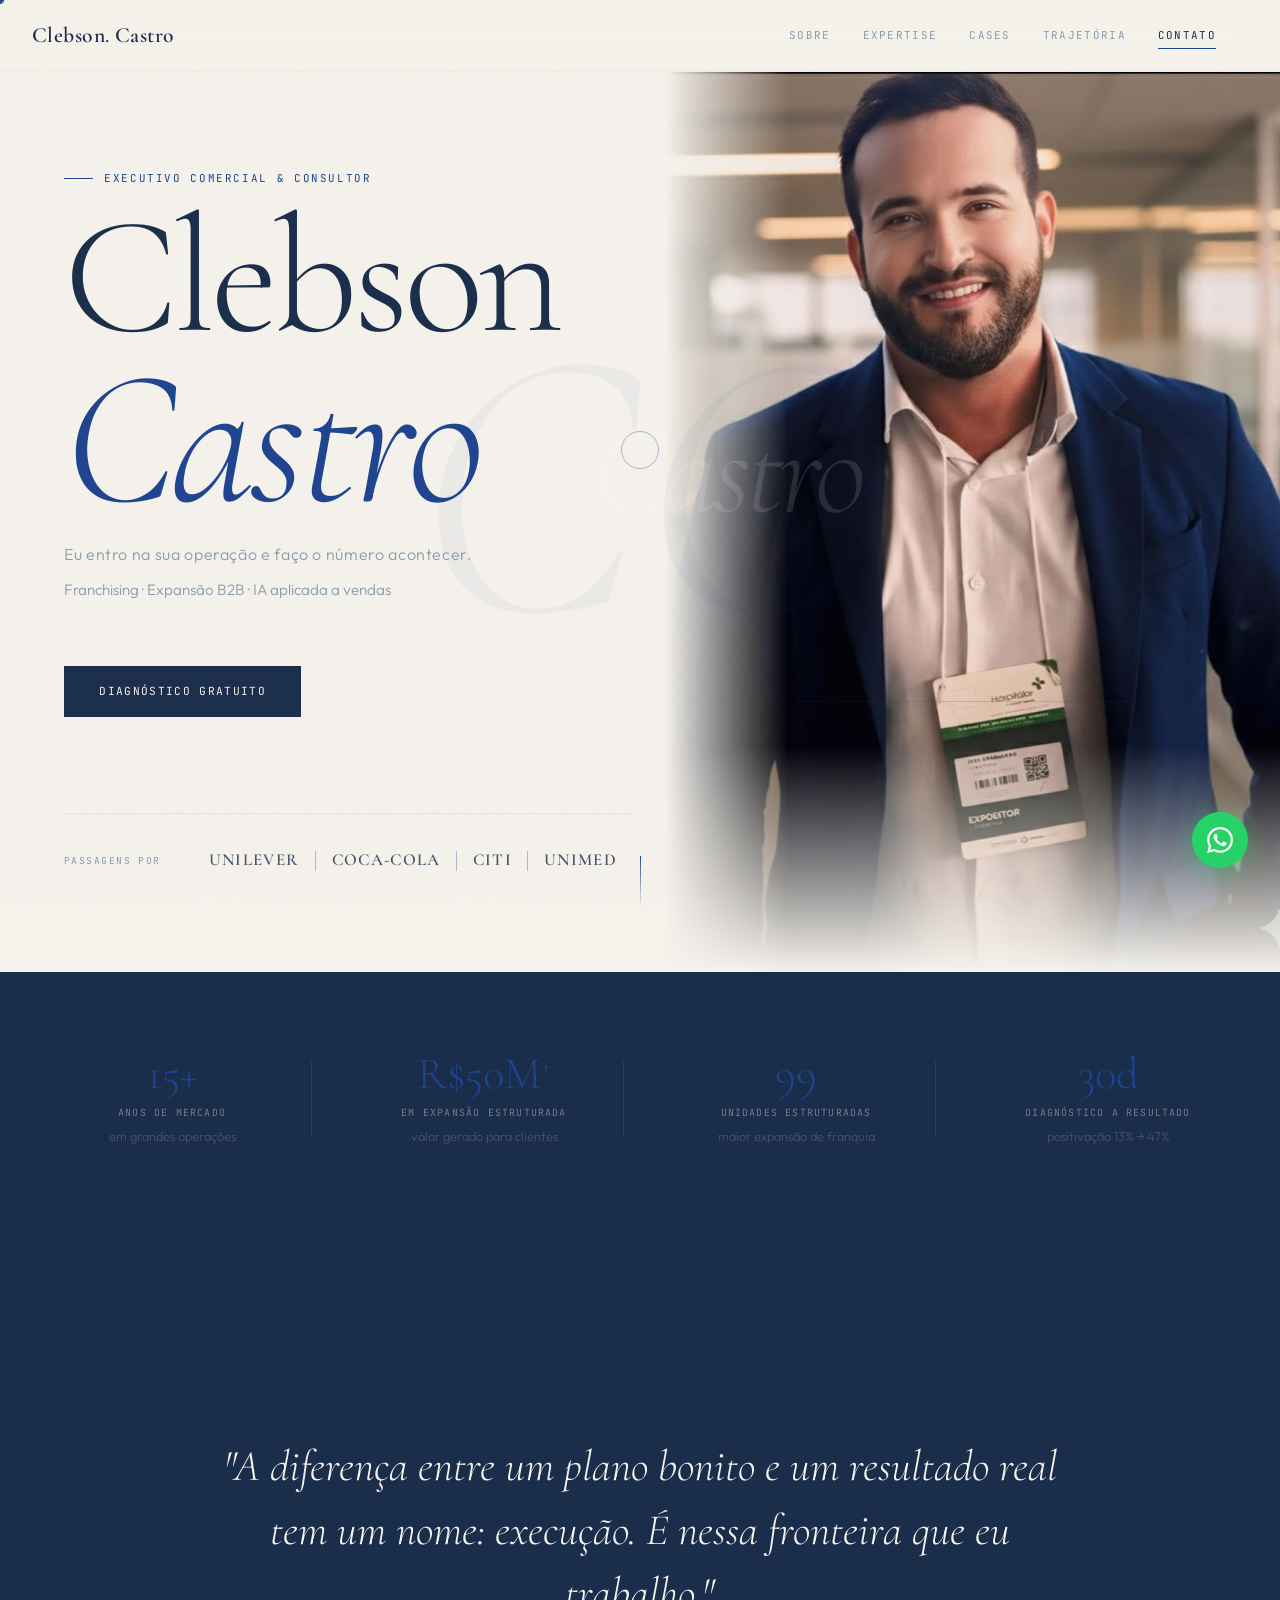
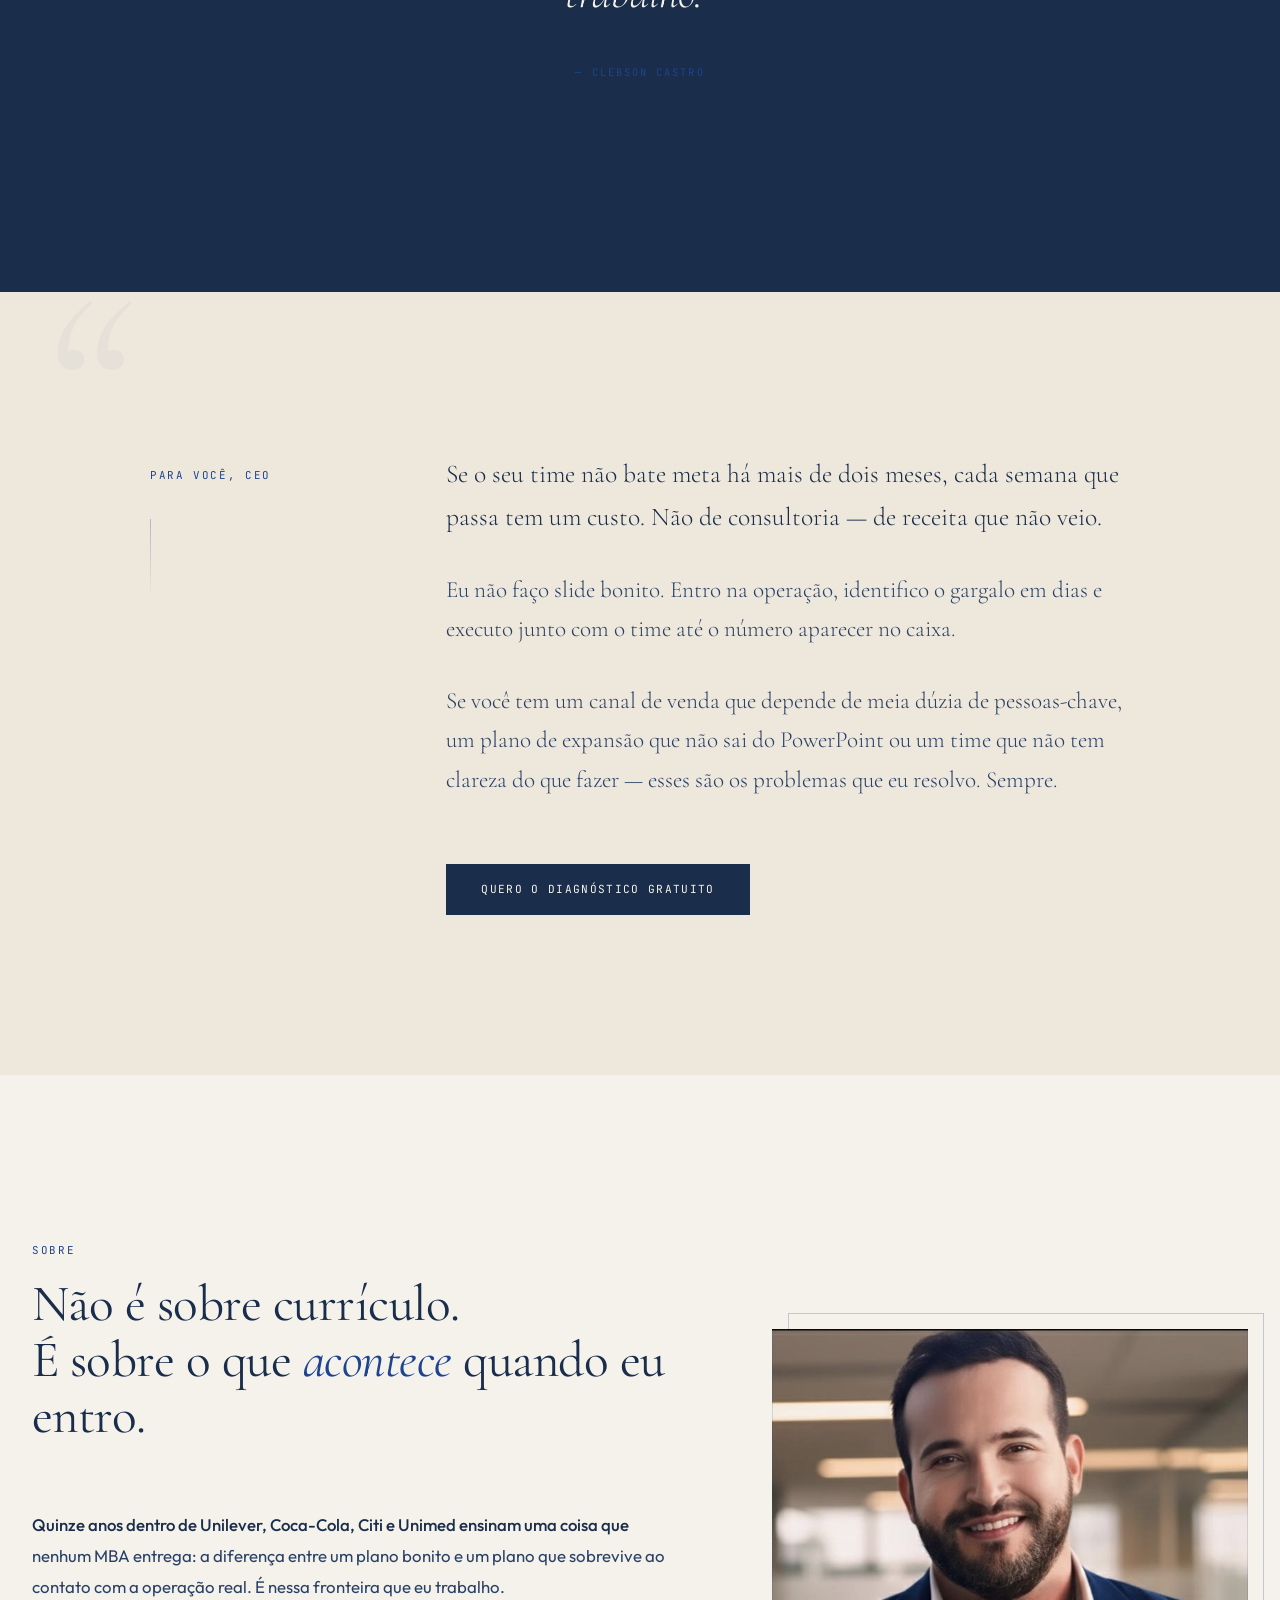
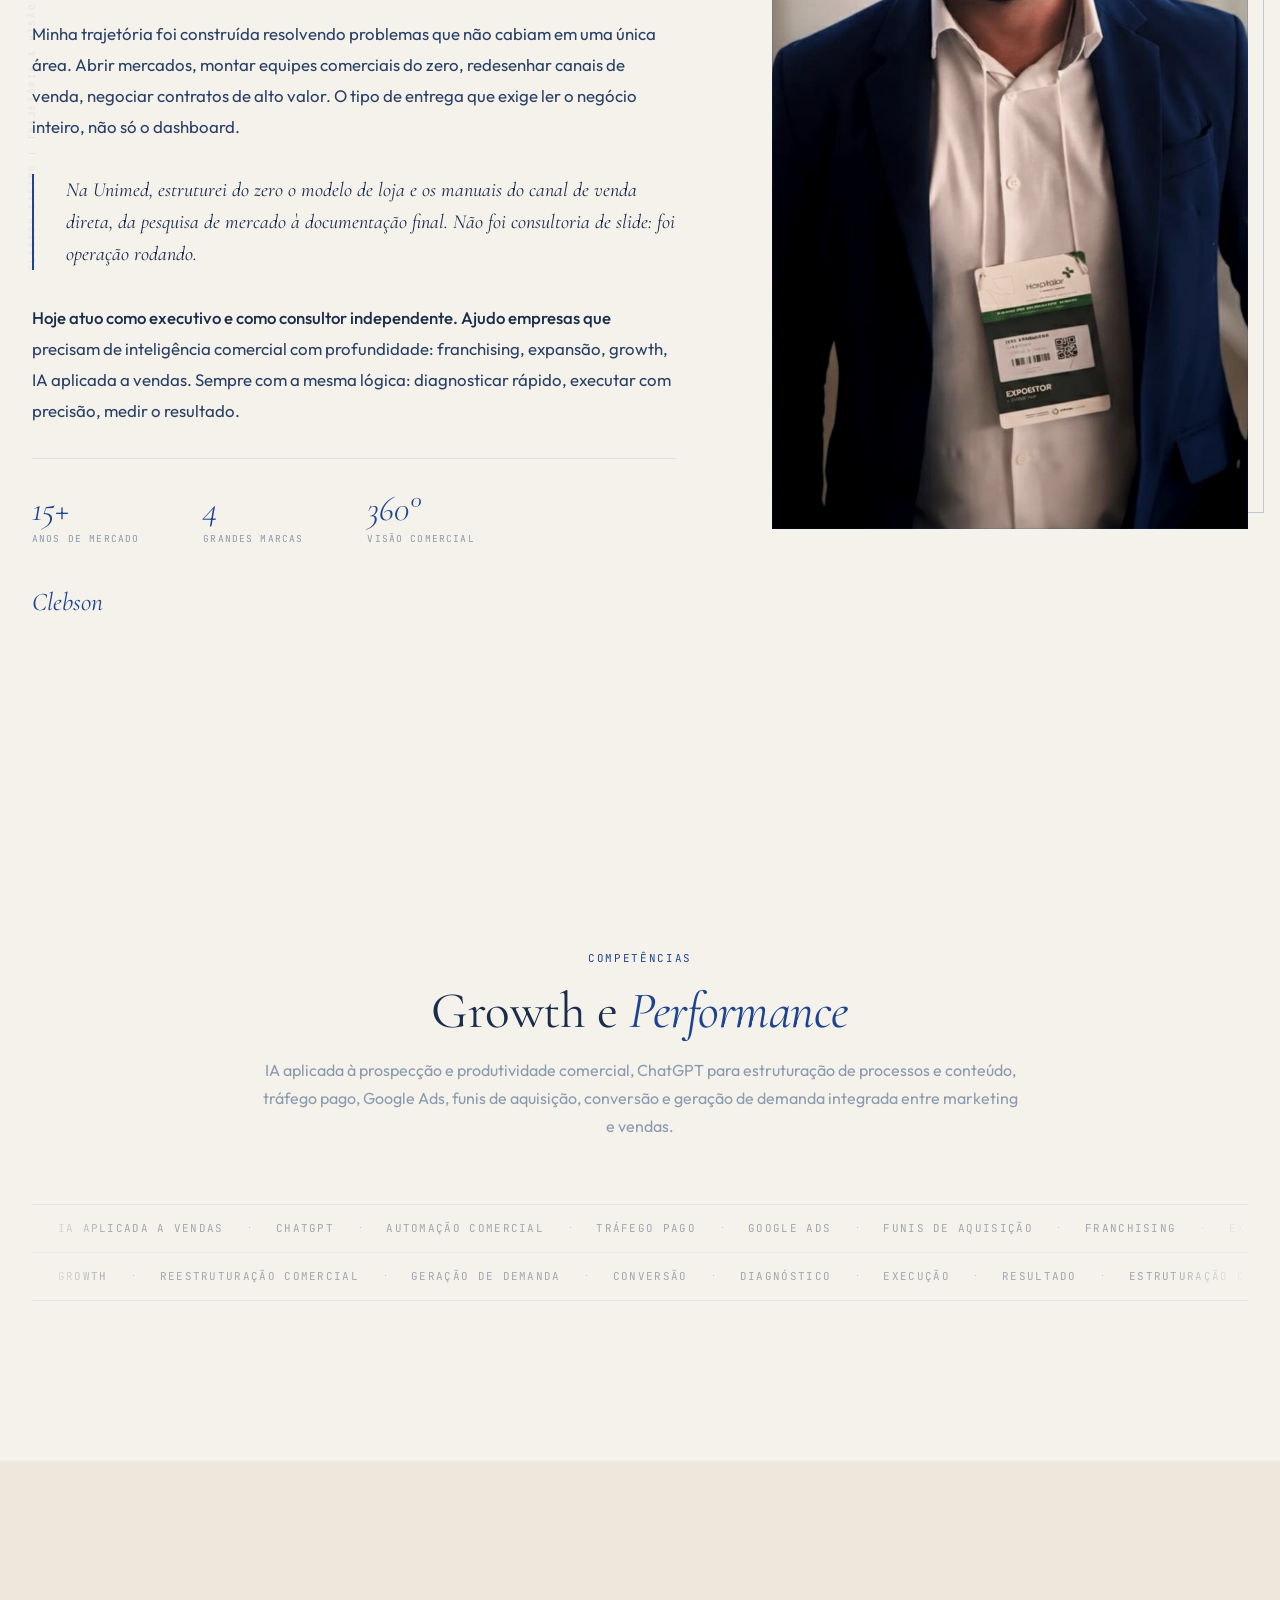
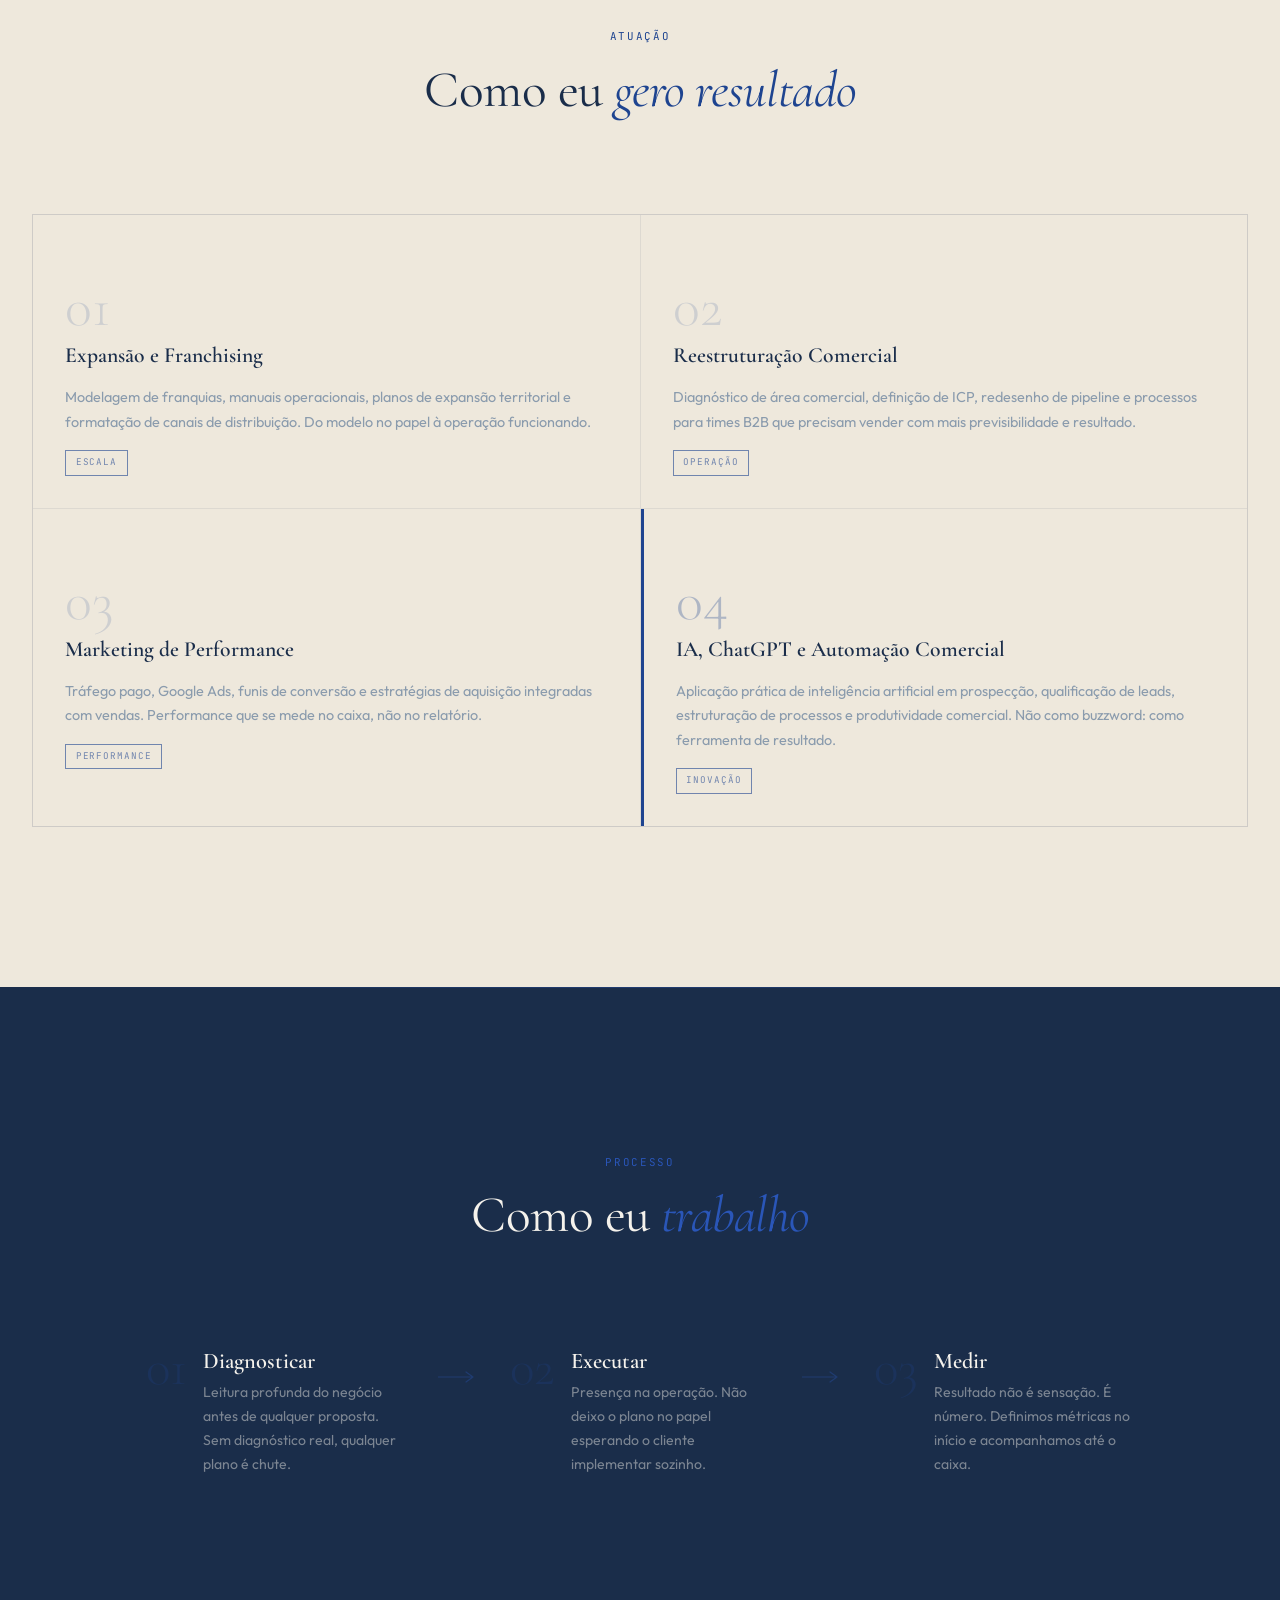
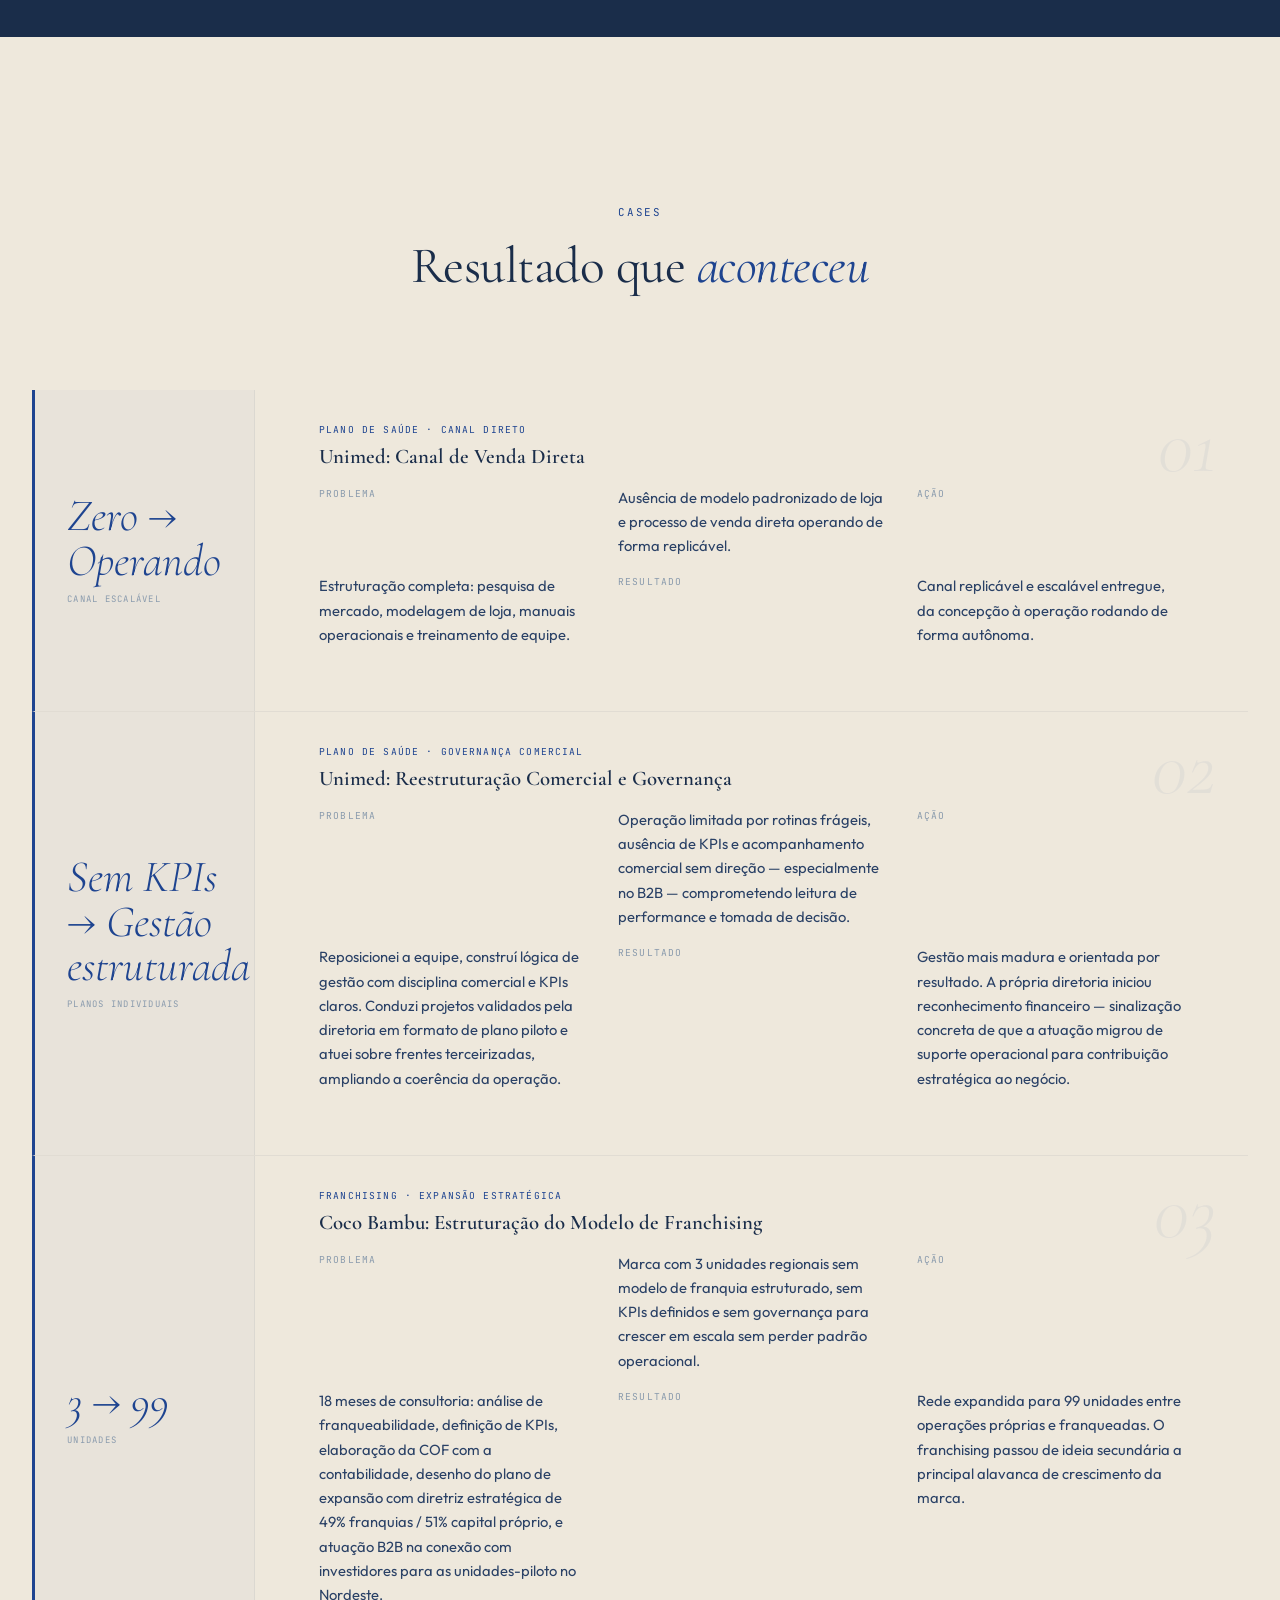
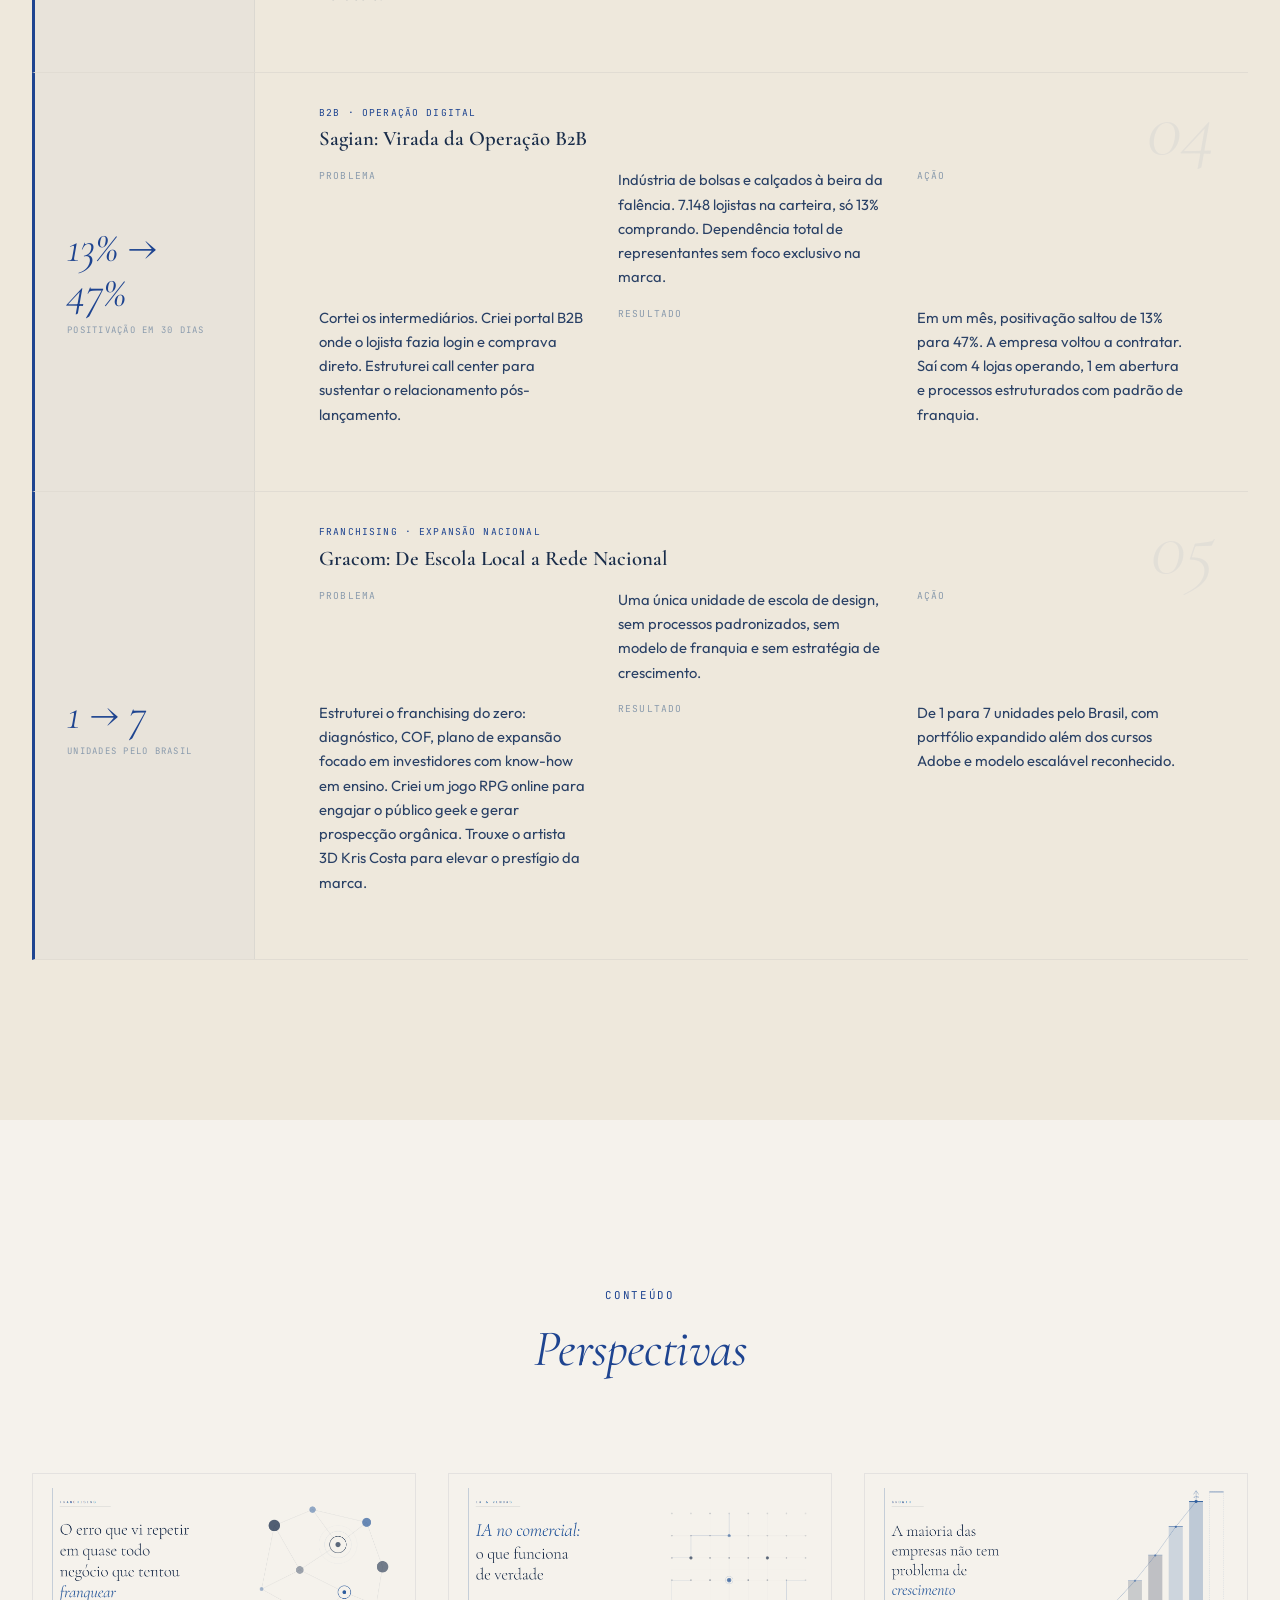
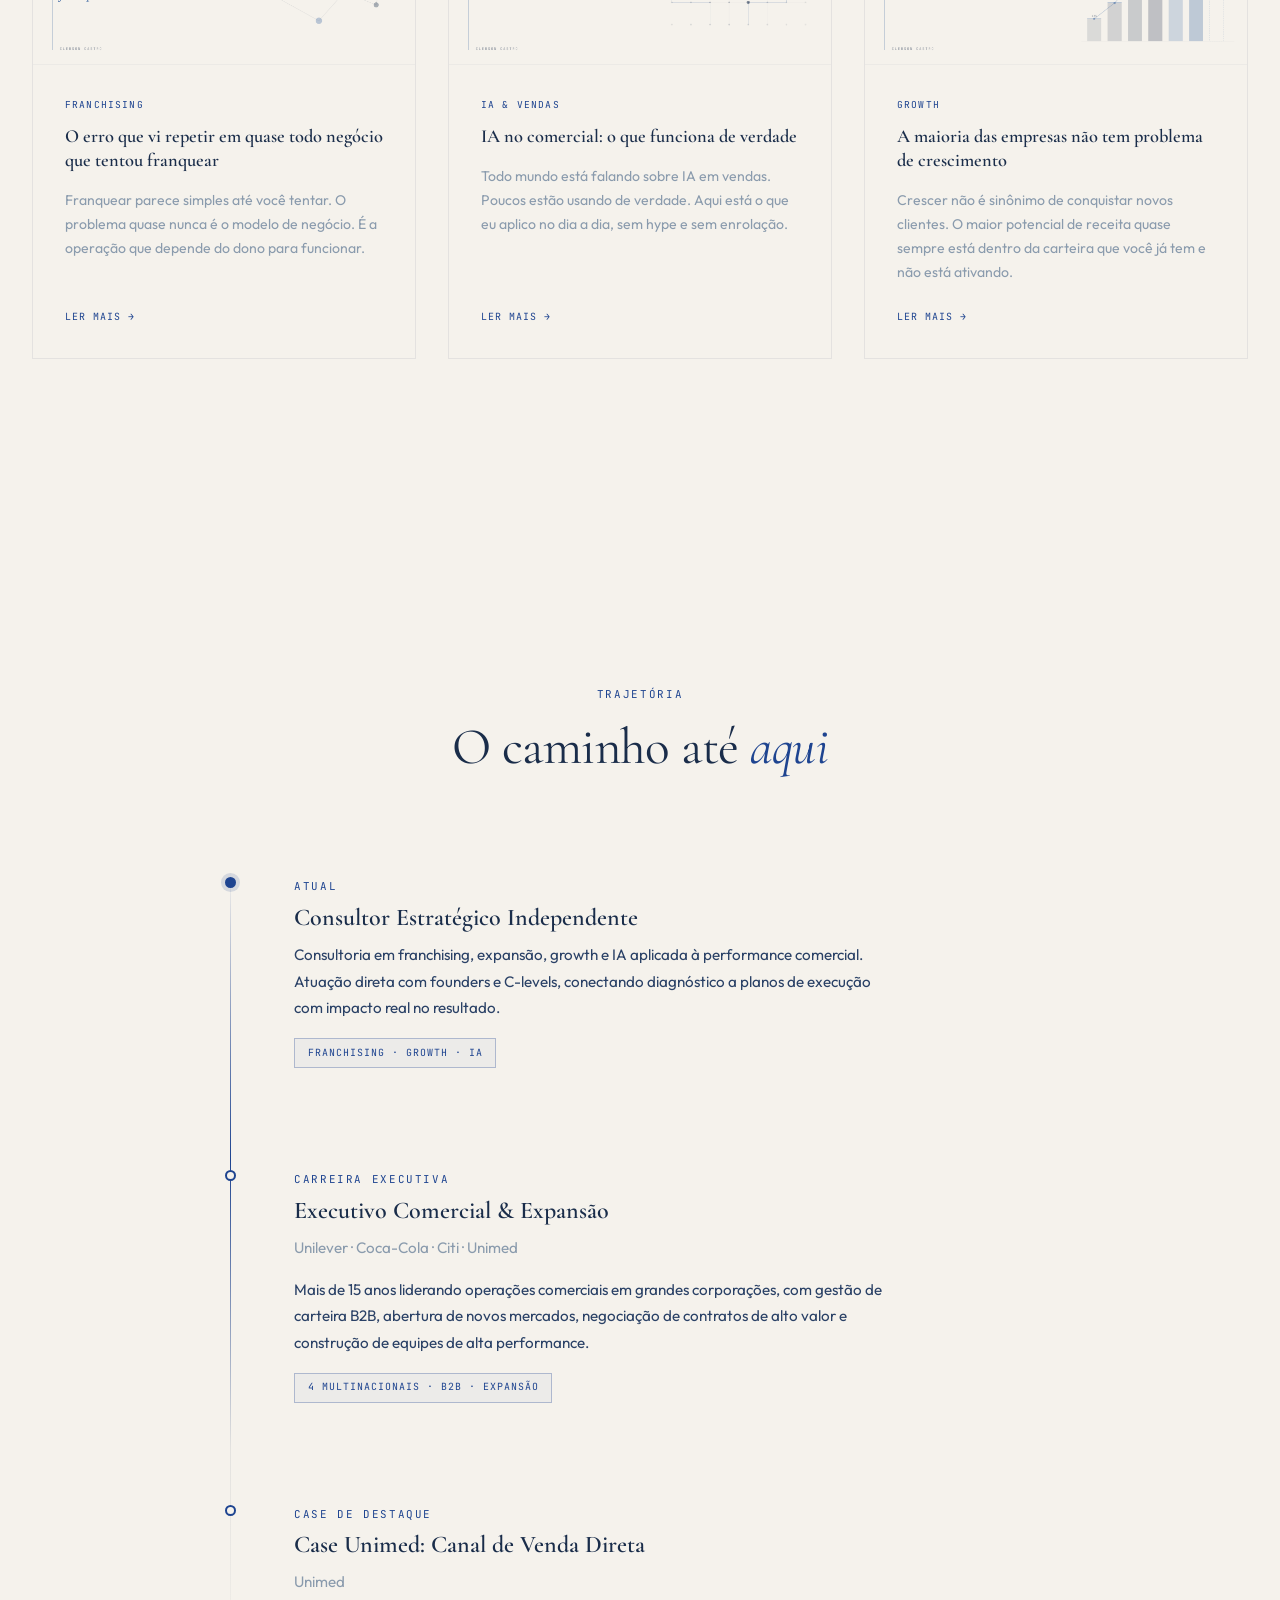
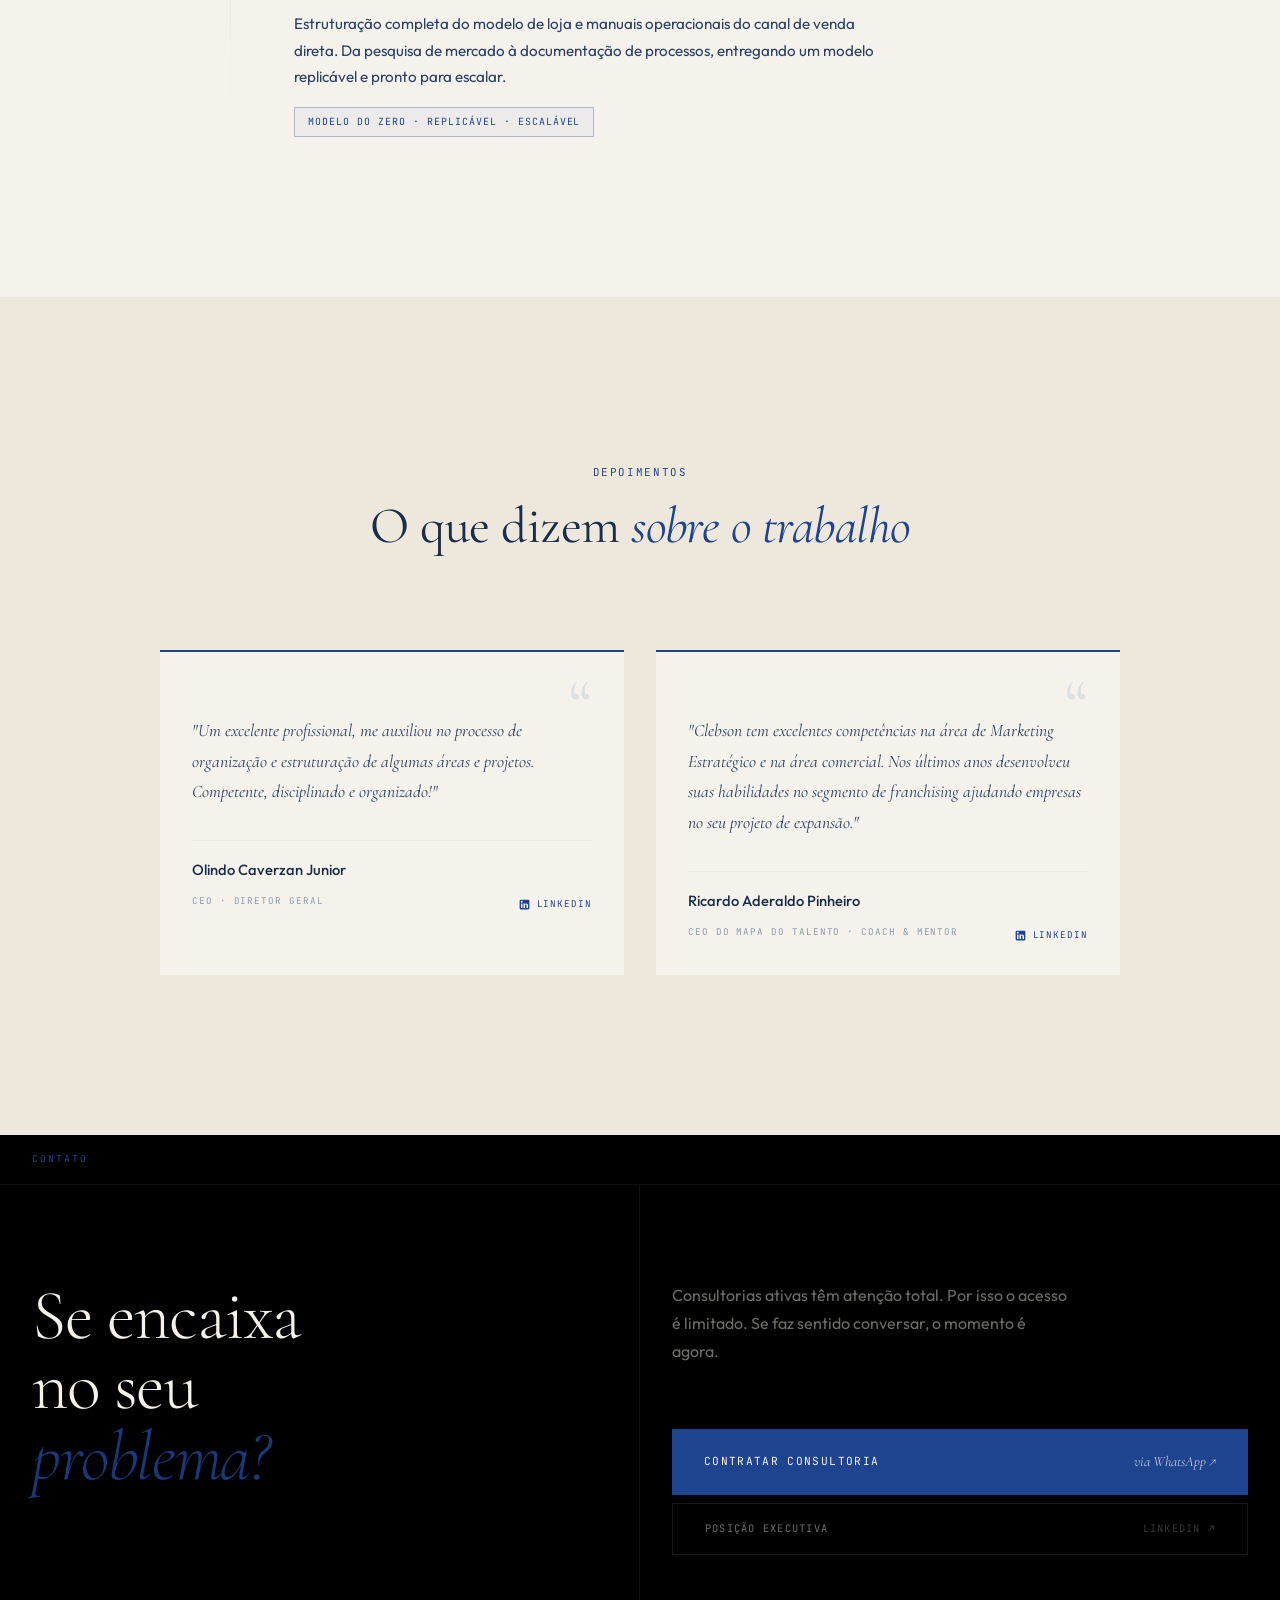
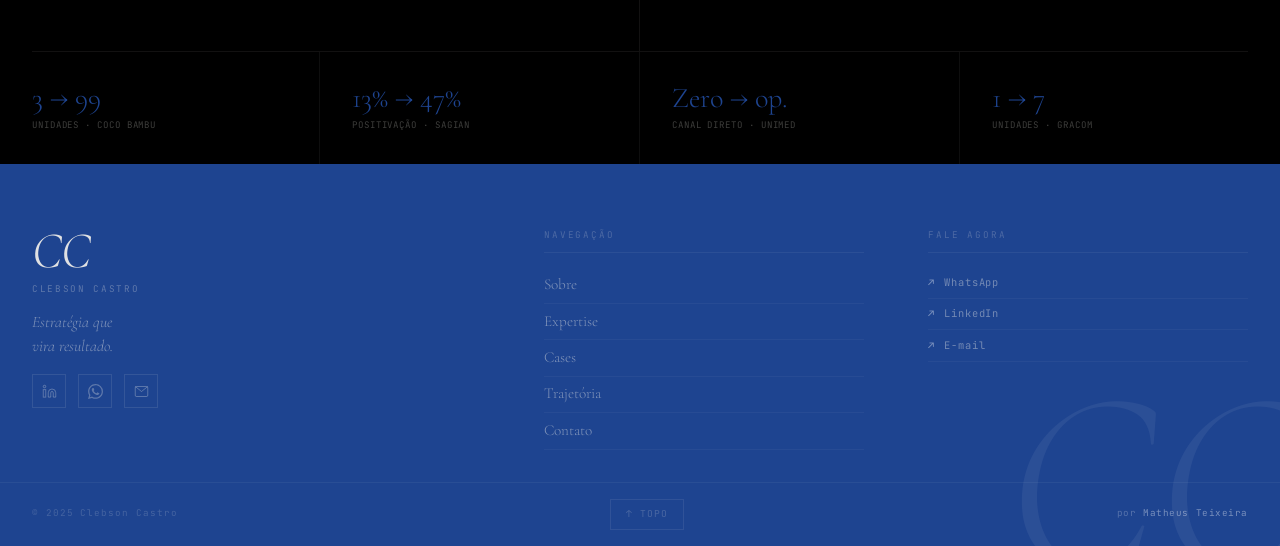
<file: index.html>
<!DOCTYPE html>
<html lang="pt-BR">

<head>
  <meta charset="UTF-8">
  <meta name="viewport" content="width=device-width, initial-scale=1.0, viewport-fit=cover">
  <title>Clebson Castro — Consultor Estratégico & Executivo Comercial | Franchising, B2B, Growth</title>
  <meta name="description"
    content="Clebson Castro — Consultor Estratégico e Executivo Comercial com 15+ anos em Unilever, Coca-Cola, Citi e Unimed. Especialista em Franchising, Expansão B2B, Growth e IA aplicada à performance comercial.">
  <meta name="robots" content="index, follow, max-image-preview:large, max-snippet:-1">
  <meta name="author" content="Clebson Castro">
  <meta name="theme-color" content="#1a2d4a">
  <!-- SUBSTITUIR: URL real do site quando publicado -->
  <link rel="canonical" href="https://clebsoncastro.com.br/">

  <!-- Open Graph -->
  <meta property="og:title" content="Clebson Castro — Consultor Estratégico & Executivo Comercial">
  <meta property="og:description"
    content="Estratégia que vira resultado. 15+ anos em Unilever, Coca-Cola, Citi e Unimed. Franchising, Expansão B2B, Growth e IA aplicada.">
  <meta property="og:image" content="https://clebsoncastro.com.br/images/og-index.png?v=3">
  <meta property="og:image:width" content="1200">
  <meta property="og:image:height" content="630">
  <meta property="og:image:alt" content="Clebson Castro — Consultor Estratégico e Executivo Comercial">
  <meta property="og:type" content="website">
  <meta property="og:locale" content="pt_BR">
  <meta property="og:site_name" content="Clebson Castro">
  <!-- SUBSTITUIR: URL real do site quando publicado -->
  <meta property="og:url" content="https://clebsoncastro.com.br/">

  <!-- Twitter Card -->
  <meta name="twitter:card" content="summary_large_image">
  <meta name="twitter:title" content="Clebson Castro — Consultor Estratégico & Executivo Comercial">
  <meta name="twitter:description"
    content="Estratégia que vira resultado. 15+ anos em Unilever, Coca-Cola, Citi e Unimed. Franchising, B2B, Growth.">
  <meta name="twitter:image" content="https://clebsoncastro.com.br/images/og-index.png?v=3">
  <meta name="twitter:image:alt" content="Clebson Castro — Consultor Estratégico e Executivo Comercial">

  <!-- Google Fonts -->
  <link rel="preconnect" href="https://fonts.googleapis.com">
  <link rel="preconnect" href="https://fonts.gstatic.com" crossorigin>
  <link rel="preload"
    href="https://fonts.googleapis.com/css2?family=Cormorant+Garamond:ital,wght@0,300;1,400&family=Outfit:wght@300;400&display=swap"
    as="style">
  <link
    href="https://fonts.googleapis.com/css2?family=Cormorant+Garamond:ital,wght@0,300;0,400;0,500;0,600;1,300;1,400&family=Outfit:wght@300;400;500;600&family=JetBrains+Mono:wght@400;500&display=swap"
    rel="stylesheet">

  <link rel="icon" type="image/svg+xml" href="favicon.svg">
  <link rel="apple-touch-icon" href="images/cleberson.jpeg">
  <link rel="stylesheet" href="css/style.css">
  <link rel="stylesheet" href="css/uau.css">

  <!-- JSON-LD Structured Data -->
  <script type="application/ld+json">
  {
    "@context": "https://schema.org",
    "@graph": [
      {
        "@type": "Person",
        "name": "Clebson Castro",
        "jobTitle": "Consultor Estratégico & Executivo Comercial",
        "description": "Consultor Estratégico e Executivo Comercial com 15+ anos de experiência em Unilever, Coca-Cola, Citi e Unimed. Especialista em Franchising, Expansão B2B, Growth e IA aplicada à performance comercial.",
        "image": "images/cleberson.jpeg",
        "knowsAbout": [
          "Franchising",
          "Expansão Comercial",
          "B2B",
          "Growth Marketing",
          "Tráfego Pago",
          "Reestruturação Comercial",
          "Desenvolvimento de Negócios",
          "Inteligência Artificial aplicada a vendas"
        ],
        "alumniOf": [
          { "@type": "Organization", "name": "Unilever" },
          { "@type": "Organization", "name": "Coca-Cola" },
          { "@type": "Organization", "name": "Citi" },
          { "@type": "Organization", "name": "Unimed" }
        ],
        "hasOccupation": [
          {
            "@type": "Occupation",
            "name": "Consultor Estratégico Independente",
            "occupationLocation": { "@type": "Country", "name": "Brasil" }
          },
          {
            "@type": "Occupation",
            "name": "Executivo Comercial",
            "occupationLocation": { "@type": "Country", "name": "Brasil" }
          }
        ],
        "sameAs": [
          "https://linkedin.com/in/clebsoncastro"
        ]
      },
      {
        "@type": "ProfessionalService",
        "name": "Clebson Castro — Consultoria Estratégica",
        "description": "Consultoria em Franchising, Expansão B2B, Growth, Reestruturação Comercial e IA aplicada à performance de vendas.",
        "provider": { "@type": "Person", "name": "Clebson Castro" },
        "areaServed": { "@type": "Country", "name": "Brasil" },
        "serviceType": [
          "Consultoria em Franchising",
          "Consultoria Comercial B2B",
          "Growth Marketing",
          "Reestruturação Comercial",
          "IA aplicada à performance comercial"
        ]
      },
      {
        "@type": "WebSite",
        "name": "Clebson Castro",
        "url": "https://clebsoncastro.com.br/"
      }
    ]
  }
  </script>
</head>

<body>

  <!-- Cursor magnético -->
  <div class="cursor-dot" id="cursorDot" aria-hidden="true"></div>
  <div class="cursor-ring" id="cursorRing" aria-hidden="true"></div>

  <div class="scroll-progress" id="scrollProgress" aria-hidden="true"></div>

  <!-- ===== NAV ===== -->
  <nav class="nav" aria-label="Navegação principal">
    <div class="container">
      <a href="#" class="nav__logo">Clebson<span>.</span> Castro</a>
      <button class="nav__toggle" aria-label="Menu">
        <span></span>
        <span></span>
        <span></span>
      </button>
      <div class="nav__links">
        <a href="#sobre" class="nav__link">Sobre</a>
        <a href="#expertise" class="nav__link">Expertise</a>
        <a href="#cases" class="nav__link">Cases</a>
        <a href="#trajetoria" class="nav__link">Trajetória</a>
        <a href="#contato" class="nav__link">Contato</a>
        <button class="nav__close" aria-label="Fechar menu">
          <span></span><span></span>
        </button>
      </div>
    </div>
  </nav>

  <main>

    <!-- ===== HERO ===== -->
    <section class="hero" aria-label="Apresentação">
      <div class="hero__monogram" aria-hidden="true">CC</div>

      <div class="hero__content">
        <span class="label hero__label">Executivo Comercial & Consultor</span>

        <h1 class="heading-xl hero__name">
          Clebson<br><em>Castro</em>
          <span class="hero__name-overlap" aria-hidden="true">Castro</span>
        </h1>

        <p class="hero__role">Eu entro na sua operação e faço o número acontecer.</p>
        <p class="hero__tagline">Franchising · Expansão B2B · IA aplicada a vendas</p>

        <div class="hero__ctas">
          <a href="https://wa.me/5511915369748?text=Ol%C3%A1%20Clebson%2C%20vim%20pelo%20seu%20site%20e%20quero%20fazer%20um%20diagn%C3%B3stico%20da%20minha%20opera%C3%A7%C3%A3o." target="_blank" rel="noopener" class="btn btn--primary">
            Diagnóstico gratuito
          </a>
        </div>

        <div class="hero__credentials">
          <span class="hero__credentials-label">Passagens por</span>
          <div class="hero__logos">
            <span class="hero__logo-text">Unilever</span>
            <span class="hero__logo-text">Coca-Cola</span>
            <span class="hero__logo-text">Citi</span>
            <span class="hero__logo-text">Unimed</span>
          </div>
        </div>
      </div>

      <div class="hero__image-col">
        <img src="images/cleberson.jpeg" alt="Clebson Castro — Executivo Comercial e Consultor Estratégico"
          class="hero__image" width="800" height="1000">
        <div class="hero__accent-line" aria-hidden="true"></div>
      </div>

      <div class="hero__scroll" aria-hidden="true">
        <div class="hero__scroll-line"></div>
      </div>
    </section>

    <!-- ===== STATS BAR ===== -->
    <section class="stats" aria-label="Números de impacto">
      <div class="container" data-stagger>
        <div class="stat reveal">
          <div class="stat__value" data-counter="15" data-suffix="+">0</div>
          <div class="stat__label">Anos de mercado</div>
          <div class="stat__detail">em grandes operações</div>
        </div>
        <div class="stat reveal">
          <div class="stat__value">R$50M<span style="font-size:0.55em;vertical-align:super">+</span></div>
          <div class="stat__label">Em expansão estruturada</div>
          <div class="stat__detail">valor gerado para clientes</div>
        </div>
        <div class="stat reveal">
          <div class="stat__value" data-counter="99" data-suffix="">0</div>
          <div class="stat__label">Unidades estruturadas</div>
          <div class="stat__detail">maior expansão de franquia</div>
        </div>
        <div class="stat reveal">
          <div class="stat__value">30d</div>
          <div class="stat__label">Diagnóstico a resultado</div>
          <div class="stat__detail">positivação 13% → 47%</div>
        </div>
      </div>
    </section>

    <!-- ===== MANIFESTO ===== -->
    <section class="manifesto" aria-label="Frase">
      <div class="container">
        <blockquote class="manifesto__quote reveal">
          <p>"A diferença entre um plano bonito e um resultado real tem um nome: execução. É nessa fronteira que eu trabalho."</p>
          <cite>— Clebson Castro</cite>
        </blockquote>
      </div>
    </section>

    <!-- ===== CARTA AO CEO ===== -->
    <section class="ceo-letter" aria-label="Para o CEO">
      <div class="container">
        <div class="ceo-letter__inner">
          <div class="ceo-letter__tag reveal">
            <span class="label">Para você, CEO</span>
          </div>
          <div class="ceo-letter__body">
            <p class="ceo-letter__line reveal">Se o seu time não bate meta há mais de dois meses, cada semana que passa tem um custo. Não de consultoria — de receita que não veio.</p>
            <p class="ceo-letter__line reveal">Eu não faço slide bonito. Entro na operação, identifico o gargalo em dias e executo junto com o time até o número aparecer no caixa.</p>
            <p class="ceo-letter__line reveal">Se você tem um canal de venda que depende de meia dúzia de pessoas-chave, um plano de expansão que não sai do PowerPoint ou um time que não tem clareza do que fazer — esses são os problemas que eu resolvo. Sempre.</p>
          </div>
          <a href="https://wa.me/5511915369748?text=Ol%C3%A1%20Clebson%2C%20quero%20fazer%20o%20diagn%C3%B3stico%20da%20minha%20opera%C3%A7%C3%A3o%20comercial." target="_blank" rel="noopener" class="btn btn--primary ceo-letter__cta reveal">
            Quero o diagnóstico gratuito
          </a>
        </div>
      </div>
    </section>

    <!-- ===== SOBRE ===== -->
    <section class="about" id="sobre" aria-label="Sobre Clebson Castro">
      <div class="about__deco" aria-hidden="true">Clebson Castro | Trajetória & Visão</div>

      <div class="container">
        <div class="about__content">
          <span class="label about__label reveal">Sobre</span>
          <h2 class="heading-lg about__heading reveal">Não é sobre currículo.<br>É sobre o que <em>acontece</em> quando
            eu entro.</h2>

          <div class="about__text reveal">
            <p>
              Quinze anos dentro de Unilever, Coca-Cola, Citi e Unimed ensinam uma coisa que nenhum MBA entrega: a
              diferença entre um plano bonito e um plano que sobrevive ao contato com a operação real. É nessa fronteira
              que eu trabalho.
            </p>
            <p>
              Minha trajetória foi construída resolvendo problemas que não cabiam em uma única área. Abrir mercados,
              montar equipes comerciais do zero, redesenhar canais de venda, negociar contratos de alto valor. O tipo de
              entrega que exige ler o negócio inteiro, não só o dashboard.
            </p>
          </div>

          <div class="about__highlight reveal">
            <p>Na Unimed, estruturei do zero o modelo de loja e os manuais do canal de venda direta, da pesquisa de
              mercado à documentação final. Não foi consultoria de slide: foi operação rodando.</p>
          </div>

          <div class="about__text reveal">
            <p>
              Hoje atuo como executivo e como consultor independente. Ajudo empresas que precisam de inteligência
              comercial com profundidade: franchising, expansão, growth, IA aplicada a vendas. Sempre com a mesma
              lógica: diagnosticar rápido, executar com precisão, medir o resultado.
            </p>
          </div>

          <div class="about__achievements reveal">
            <div class="about__achievement">
              <span class="about__achievement-num">15+</span>
              <span class="about__achievement-label">Anos de mercado</span>
            </div>
            <div class="about__achievement">
              <span class="about__achievement-num">4</span>
              <span class="about__achievement-label">Grandes marcas</span>
            </div>
            <div class="about__achievement">
              <span class="about__achievement-num">360°</span>
              <span class="about__achievement-label">Visão comercial</span>
            </div>
          </div>

          <div class="about__signature reveal">Clebson</div>
        </div>

        <div class="about__image-wrapper reveal">
          <div class="about__image-border" aria-hidden="true"></div>
          <div class="about__image-frame">
            <img src="images/cleberson.jpeg" alt="Retrato de Clebson Castro, consultor estratégico" class="about__image"
              loading="lazy" width="600" height="800">
          </div>
        </div>
      </div>
    </section>

    <!-- ===== COMPETÊNCIAS ===== -->
    <section class="competencies" aria-label="Competências em Growth e Performance">
      <div class="container">
        <div class="competencies__header">
          <span class="label reveal">Competências</span>
          <h2 class="heading-lg reveal">Growth e <em>Performance</em></h2>
          <p class="competencies__intro reveal">
            IA aplicada à prospecção e produtividade comercial, ChatGPT para estruturação de processos e conteúdo,
            tráfego pago, Google Ads, funis de aquisição, conversão e geração de demanda integrada entre marketing e
            vendas.
          </p>
        </div>
        <div class="marquee-wrapper">
          <!-- Faixa 1: esquerda para direita -->
          <div class="marquee-track marquee-track--fwd" aria-hidden="true">
            <div class="marquee-inner">
              <span class="marquee-item">IA aplicada a vendas</span><span class="marquee-sep">·</span>
              <span class="marquee-item">ChatGPT</span><span class="marquee-sep">·</span>
              <span class="marquee-item">Automação comercial</span><span class="marquee-sep">·</span>
              <span class="marquee-item">Tráfego pago</span><span class="marquee-sep">·</span>
              <span class="marquee-item">Google Ads</span><span class="marquee-sep">·</span>
              <span class="marquee-item">Funis de aquisição</span><span class="marquee-sep">·</span>
              <span class="marquee-item">Franchising</span><span class="marquee-sep">·</span>
              <span class="marquee-item">Expansão B2B</span><span class="marquee-sep">·</span>
              <!-- duplicar para loop suave -->
              <span class="marquee-item">IA aplicada a vendas</span><span class="marquee-sep">·</span>
              <span class="marquee-item">ChatGPT</span><span class="marquee-sep">·</span>
              <span class="marquee-item">Automação comercial</span><span class="marquee-sep">·</span>
              <span class="marquee-item">Tráfego pago</span><span class="marquee-sep">·</span>
              <span class="marquee-item">Google Ads</span><span class="marquee-sep">·</span>
              <span class="marquee-item">Funis de aquisição</span><span class="marquee-sep">·</span>
              <span class="marquee-item">Franchising</span><span class="marquee-sep">·</span>
              <span class="marquee-item">Expansão B2B</span><span class="marquee-sep">·</span>
            </div>
          </div>
          <!-- Faixa 2: direita para esquerda -->
          <div class="marquee-track marquee-track--rev" aria-hidden="true">
            <div class="marquee-inner">
              <span class="marquee-item">Growth</span><span class="marquee-sep">·</span>
              <span class="marquee-item">Reestruturação comercial</span><span class="marquee-sep">·</span>
              <span class="marquee-item">Geração de demanda</span><span class="marquee-sep">·</span>
              <span class="marquee-item">Conversão</span><span class="marquee-sep">·</span>
              <span class="marquee-item">Diagnóstico</span><span class="marquee-sep">·</span>
              <span class="marquee-item">Execução</span><span class="marquee-sep">·</span>
              <span class="marquee-item">Resultado</span><span class="marquee-sep">·</span>
              <span class="marquee-item">Estruturação comercial</span><span class="marquee-sep">·</span>
              <!-- duplicar -->
              <span class="marquee-item">Growth</span><span class="marquee-sep">·</span>
              <span class="marquee-item">Reestruturação comercial</span><span class="marquee-sep">·</span>
              <span class="marquee-item">Geração de demanda</span><span class="marquee-sep">·</span>
              <span class="marquee-item">Conversão</span><span class="marquee-sep">·</span>
              <span class="marquee-item">Diagnóstico</span><span class="marquee-sep">·</span>
              <span class="marquee-item">Execução</span><span class="marquee-sep">·</span>
              <span class="marquee-item">Resultado</span><span class="marquee-sep">·</span>
              <span class="marquee-item">Estruturação comercial</span><span class="marquee-sep">·</span>
            </div>
          </div>
        </div>
      </div>
    </section>

    <!-- ===== COMO EU GERO RESULTADO ===== -->
    <section class="expertise" id="expertise" aria-label="Como eu gero resultado">
      <div class="container">
        <div class="expertise__header">
          <span class="label reveal">Atuação</span>
          <h2 class="heading-lg reveal">Como eu <em>gero resultado</em></h2>
        </div>

        <div class="expertise__grid" data-stagger>
          <div class="expertise__card reveal">
            <div class="expertise__card-number">01</div>
            <h3 class="expertise__card-title">Expansão e Franchising</h3>
            <p class="expertise__card-desc">Modelagem de franquias, manuais operacionais, planos de expansão territorial
              e formatação de canais de distribuição. Do modelo no papel à operação funcionando.</p>
            <span class="expertise__card-tag">Escala</span>
          </div>

          <div class="expertise__card reveal">
            <div class="expertise__card-number">02</div>
            <h3 class="expertise__card-title">Reestruturação Comercial</h3>
            <p class="expertise__card-desc">Diagnóstico de área comercial, definição de ICP, redesenho de pipeline e
              processos para times B2B que precisam vender com mais previsibilidade e resultado.</p>
            <span class="expertise__card-tag">Operação</span>
          </div>

          <div class="expertise__card reveal">
            <div class="expertise__card-number">03</div>
            <h3 class="expertise__card-title">Marketing de Performance</h3>
            <p class="expertise__card-desc">Tráfego pago, Google Ads, funis de conversão e estratégias de aquisição
              integradas com vendas. Performance que se mede no caixa, não no relatório.</p>
            <span class="expertise__card-tag">Performance</span>
          </div>

          <div class="expertise__card expertise__card--featured reveal">
            <div class="expertise__card-number">04</div>
            <h3 class="expertise__card-title">IA, ChatGPT e Automação Comercial</h3>
            <p class="expertise__card-desc">Aplicação prática de inteligência artificial em prospecção, qualificação de
              leads, estruturação de processos e produtividade comercial. Não como buzzword: como ferramenta de
              resultado.</p>
            <span class="expertise__card-tag">Inovação</span>
          </div>
        </div>
      </div>
    </section>

    <!-- ===== METODOLOGIA ===== -->
    <section class="methodology" aria-label="Metodologia de trabalho">
      <div class="container">
        <div class="methodology__header">
          <span class="label reveal">Processo</span>
          <h2 class="heading-lg reveal">Como eu <em>trabalho</em></h2>
        </div>
        <div class="methodology__flow" data-stagger>
          <div class="methodology__step reveal">
            <span class="methodology__step-num">01</span>
            <div class="methodology__step-body">
              <h3 class="methodology__step-title">Diagnosticar</h3>
              <p class="methodology__step-desc">Leitura profunda do negócio antes de qualquer proposta. Sem diagnóstico real, qualquer plano é chute.</p>
            </div>
          </div>
          <div class="methodology__arrow reveal" aria-hidden="true">
            <svg width="40" height="14" viewBox="0 0 40 14" fill="none">
              <path d="M0 7h34M28 2l7 5-7 5" stroke="currentColor" stroke-width="1.2" stroke-linecap="round" stroke-linejoin="round"/>
            </svg>
          </div>
          <div class="methodology__step reveal">
            <span class="methodology__step-num">02</span>
            <div class="methodology__step-body">
              <h3 class="methodology__step-title">Executar</h3>
              <p class="methodology__step-desc">Presença na operação. Não deixo o plano no papel esperando o cliente implementar sozinho.</p>
            </div>
          </div>
          <div class="methodology__arrow reveal" aria-hidden="true">
            <svg width="40" height="14" viewBox="0 0 40 14" fill="none">
              <path d="M0 7h34M28 2l7 5-7 5" stroke="currentColor" stroke-width="1.2" stroke-linecap="round" stroke-linejoin="round"/>
            </svg>
          </div>
          <div class="methodology__step reveal">
            <span class="methodology__step-num">03</span>
            <div class="methodology__step-body">
              <h3 class="methodology__step-title">Medir</h3>
              <p class="methodology__step-desc">Resultado não é sensação. É número. Definimos métricas no início e acompanhamos até o caixa.</p>
            </div>
          </div>
        </div>
      </div>
    </section>

    <!-- ===== CASES ===== -->
    <section class="cases" id="cases" aria-label="Cases">
      <div class="container">
        <div class="cases__header">
          <span class="label reveal">Cases</span>
          <h2 class="heading-lg reveal">Resultado que <em>aconteceu</em></h2>
        </div>

        <div class="cases__grid" data-stagger>

          <!-- Case real -->
          <div class="cases__card reveal" data-case="01">
            <span class="cases__card-tag">Plano de Saúde · Canal Direto</span>
            <div class="cases__card-metric">
              <span class="cases__metric-number">Zero → Operando</span>
              <span class="cases__metric-label">Canal escalável</span>
            </div>
            <h3 class="cases__card-title">Unimed: Canal de Venda Direta</h3>
            <dl class="cases__flow">
              <dt>Problema</dt>
              <dd>Ausência de modelo padronizado de loja e processo de venda direta operando de forma replicável.</dd>
              <dt>Ação</dt>
              <dd>Estruturação completa: pesquisa de mercado, modelagem de loja, manuais operacionais e treinamento de
                equipe.</dd>
              <dt>Resultado</dt>
              <dd>Canal replicável e escalável entregue, da concepção à operação rodando de forma autônoma.</dd>
            </dl>
          </div>

          <!-- Unimed: Planos Individuais -->
          <div class="cases__card reveal" data-case="02">
            <span class="cases__card-tag">Plano de Saúde · Governança Comercial</span>
            <div class="cases__card-metric">
              <span class="cases__metric-number">Sem KPIs → Gestão estruturada</span>
              <span class="cases__metric-label">Planos Individuais</span>
            </div>
            <h3 class="cases__card-title">Unimed: Reestruturação Comercial e Governança</h3>
            <dl class="cases__flow">
              <dt>Problema</dt>
              <dd>Operação limitada por rotinas frágeis, ausência de KPIs e acompanhamento comercial sem direção — especialmente no B2B — comprometendo leitura de performance e tomada de decisão.</dd>
              <dt>Ação</dt>
              <dd>Reposicionei a equipe, construí lógica de gestão com disciplina comercial e KPIs claros. Conduzi projetos validados pela diretoria em formato de plano piloto e atuei sobre frentes terceirizadas, ampliando a coerência da operação.</dd>
              <dt>Resultado</dt>
              <dd>Gestão mais madura e orientada por resultado. A própria diretoria iniciou reconhecimento financeiro — sinalização concreta de que a atuação migrou de suporte operacional para contribuição estratégica ao negócio.</dd>
            </dl>
          </div>

          <!-- Coco Bambu -->
          <div class="cases__card reveal" data-case="03">
            <span class="cases__card-tag">Franchising · Expansão Estratégica</span>
            <div class="cases__card-metric">
              <span class="cases__metric-number">3 → 99</span>
              <span class="cases__metric-label">Unidades</span>
            </div>
            <h3 class="cases__card-title">Coco Bambu: Estruturação do Modelo de Franchising</h3>
            <dl class="cases__flow">
              <dt>Problema</dt>
              <dd>Marca com 3 unidades regionais sem modelo de franquia estruturado, sem KPIs definidos e sem governança
                para crescer em escala sem perder padrão operacional.</dd>
              <dt>Ação</dt>
              <dd>18 meses de consultoria: análise de franqueabilidade, definição de KPIs, elaboração da COF com a
                contabilidade, desenho do plano de expansão com diretriz estratégica de 49% franquias / 51% capital
                próprio, e atuação B2B na conexão com investidores para as unidades-piloto no Nordeste.</dd>
              <dt>Resultado</dt>
              <dd>Rede expandida para 99 unidades entre operações próprias e franqueadas. O franchising passou de ideia
                secundária a principal alavanca de crescimento da marca.</dd>
            </dl>
          </div>

          <!-- Sagian -->
          <div class="cases__card reveal" data-case="04">
            <span class="cases__card-tag">B2B · Operação Digital</span>
            <div class="cases__card-metric">
              <span class="cases__metric-number">13% → 47%</span>
              <span class="cases__metric-label">Positivação em 30 dias</span>
            </div>
            <h3 class="cases__card-title">Sagian: Virada da Operação B2B</h3>
            <dl class="cases__flow">
              <dt>Problema</dt>
              <dd>Indústria de bolsas e calçados à beira da falência. 7.148 lojistas na carteira, só 13% comprando. Dependência total de representantes sem foco exclusivo na marca.</dd>
              <dt>Ação</dt>
              <dd>Cortei os intermediários. Criei portal B2B onde o lojista fazia login e comprava direto. Estruturei call center para sustentar o relacionamento pós-lançamento.</dd>
              <dt>Resultado</dt>
              <dd>Em um mês, positivação saltou de 13% para 47%. A empresa voltou a contratar. Saí com 4 lojas operando, 1 em abertura e processos estruturados com padrão de franquia.</dd>
            </dl>
          </div>

          <!-- Gracom -->
          <div class="cases__card reveal" data-case="05">
            <span class="cases__card-tag">Franchising · Expansão Nacional</span>
            <div class="cases__card-metric">
              <span class="cases__metric-number">1 → 7</span>
              <span class="cases__metric-label">Unidades pelo Brasil</span>
            </div>
            <h3 class="cases__card-title">Gracom: De Escola Local a Rede Nacional</h3>
            <dl class="cases__flow">
              <dt>Problema</dt>
              <dd>Uma única unidade de escola de design, sem processos padronizados, sem modelo de franquia e sem estratégia de crescimento.</dd>
              <dt>Ação</dt>
              <dd>Estruturei o franchising do zero: diagnóstico, COF, plano de expansão focado em investidores com know-how em ensino. Criei um jogo RPG online para engajar o público geek e gerar prospecção orgânica. Trouxe o artista 3D Kris Costa para elevar o prestígio da marca.</dd>
              <dt>Resultado</dt>
              <dd>De 1 para 7 unidades pelo Brasil, com portfólio expandido além dos cursos Adobe e modelo escalável reconhecido.</dd>
            </dl>
          </div>

        </div>
      </div>
    </section>

    <!-- ===== PERSPECTIVAS ===== -->
    <section class="insights" id="perspectivas" aria-label="Perspectivas">
      <div class="container">
        <div class="insights__header">
          <span class="label reveal">Conteúdo</span>
          <h2 class="heading-lg reveal"><em>Perspectivas</em></h2>
        </div>

        <div class="insights__grid" data-stagger>

          <article class="insights__card reveal">
            <a href="artigo-franchising.html" class="insights__card-img-wrap">
              <img src="images/capa-franchising.png" alt="Franchising" class="insights__card-img" loading="lazy">
            </a>
            <div class="insights__card-body">
              <span class="insights__card-theme">Franchising</span>
              <h3 class="insights__card-title">O erro que vi repetir em quase todo negócio que tentou franquear</h3>
              <p class="insights__card-desc">Franquear parece simples até você tentar. O problema quase nunca é o modelo de negócio. É a operação que depende do dono para funcionar.</p>
              <a href="artigo-franchising.html" class="insights__card-link">Ler mais &rarr;</a>
            </div>
          </article>

          <article class="insights__card reveal">
            <a href="artigo-ia-vendas.html" class="insights__card-img-wrap">
              <img src="images/capa-ia-vendas.png" alt="IA e Vendas" class="insights__card-img" loading="lazy">
            </a>
            <div class="insights__card-body">
              <span class="insights__card-theme">IA & Vendas</span>
              <h3 class="insights__card-title">IA no comercial: o que funciona de verdade</h3>
              <p class="insights__card-desc">Todo mundo está falando sobre IA em vendas. Poucos estão usando de verdade. Aqui está o que eu aplico no dia a dia, sem hype e sem enrolação.</p>
              <a href="artigo-ia-vendas.html" class="insights__card-link">Ler mais &rarr;</a>
            </div>
          </article>

          <article class="insights__card reveal">
            <a href="artigo-growth.html" class="insights__card-img-wrap">
              <img src="images/capa-growth.png" alt="Growth" class="insights__card-img" loading="lazy">
            </a>
            <div class="insights__card-body">
              <span class="insights__card-theme">Growth</span>
              <h3 class="insights__card-title">A maioria das empresas não tem problema de crescimento</h3>
              <p class="insights__card-desc">Crescer não é sinônimo de conquistar novos clientes. O maior potencial de receita quase sempre está dentro da carteira que você já tem e não está ativando.</p>
              <a href="artigo-growth.html" class="insights__card-link">Ler mais &rarr;</a>
            </div>
          </article>

        </div>
      </div>
    </section>

    <!-- ===== TRAJETÓRIA ===== -->
    <section class="timeline-section" id="trajetoria" aria-label="Trajetória profissional">
      <div class="container">
        <div class="timeline-section__header">
          <span class="label reveal">Trajetória</span>
          <h2 class="heading-lg reveal">O caminho até <em>aqui</em></h2>
        </div>

        <div class="timeline">
          <div class="timeline__item reveal">
            <div class="timeline__dot"></div>
            <span class="label timeline__period">Atual</span>
            <h3 class="timeline__title">Consultor Estratégico Independente</h3>
            <p class="timeline__desc">
              Consultoria em franchising, expansão, growth e IA aplicada à performance comercial. Atuação direta com
              founders e C-levels, conectando diagnóstico a planos de execução com impacto real no resultado.
            </p>
            <span class="timeline__result">Franchising &middot; Growth &middot; IA</span>
          </div>

          <div class="timeline__item reveal">
            <div class="timeline__dot"></div>
            <span class="label timeline__period">Carreira Executiva</span>
            <h3 class="timeline__title">Executivo Comercial & Expansão</h3>
            <p class="timeline__org">Unilever &middot; Coca-Cola &middot; Citi &middot; Unimed</p>
            <p class="timeline__desc">
              Mais de 15 anos liderando operações comerciais em grandes corporações, com gestão de carteira B2B,
              abertura
              de novos mercados, negociação de contratos de alto valor e construção de equipes de alta performance.
            </p>
            <span class="timeline__result">4 multinacionais &middot; B2B &middot; Expansão</span>
          </div>

          <div class="timeline__item reveal">
            <div class="timeline__dot"></div>
            <span class="label timeline__period">Case de Destaque</span>
            <h3 class="timeline__title">Case Unimed: Canal de Venda Direta</h3>
            <p class="timeline__org">Unimed</p>
            <p class="timeline__desc">
              Estruturação completa do modelo de loja e manuais operacionais do canal de venda direta. Da pesquisa de
              mercado à documentação de processos, entregando um modelo replicável e pronto para escalar.
            </p>
            <span class="timeline__result">Modelo do zero &middot; Replicável &middot; Escalável</span>
          </div>
        </div>
      </div>
    </section>

    <!-- ===== DEPOIMENTOS ===== -->
    <section class="testimonials" aria-label="Depoimentos">
      <div class="container">
        <div class="testimonials__header">
          <span class="label reveal">Depoimentos</span>
          <h2 class="heading-lg reveal">O que dizem <em>sobre o trabalho</em></h2>
        </div>
        <div class="testimonials__grid" data-stagger>

          <blockquote class="testimonial reveal">
            <div class="testimonial__body">
              <p>"Um excelente profissional, me auxiliou no processo de organização e estruturação de algumas áreas e projetos. Competente, disciplinado e organizado!"</p>
            </div>
            <footer class="testimonial__footer">
              <div>
                <cite class="testimonial__name">Olindo Caverzan Junior</cite>
                <span class="testimonial__role">CEO · Diretor Geral</span>
              </div>
              <a href="https://linkedin.com/in/clebsoncastro" target="_blank" rel="noopener" class="testimonial__badge" aria-label="Verificado no LinkedIn">
                <svg width="13" height="13" viewBox="0 0 24 24" fill="currentColor"><path d="M19 3a2 2 0 0 1 2 2v14a2 2 0 0 1-2 2H5a2 2 0 0 1-2-2V5a2 2 0 0 1 2-2h14m-.5 15.5v-5.3a3.26 3.26 0 0 0-3.26-3.26c-.85 0-1.84.52-2.32 1.3v-1.11h-2.79v8.37h2.79v-4.93c0-.77.62-1.4 1.39-1.4a1.4 1.4 0 0 1 1.4 1.4v4.93h2.79M6.88 8.56a1.68 1.68 0 0 0 1.68-1.68c0-.93-.75-1.69-1.68-1.69a1.69 1.69 0 0 0-1.69 1.69c0 .93.76 1.68 1.69 1.68m1.39 9.94v-8.37H5.5v8.37h2.77z"/></svg>
                LinkedIn
              </a>
            </footer>
          </blockquote>

          <blockquote class="testimonial reveal">
            <div class="testimonial__body">
              <p>"Clebson tem excelentes competências na área de Marketing Estratégico e na área comercial. Nos últimos anos desenvolveu suas habilidades no segmento de franchising ajudando empresas no seu projeto de expansão."</p>
            </div>
            <footer class="testimonial__footer">
              <div>
                <cite class="testimonial__name">Ricardo Aderaldo Pinheiro</cite>
                <span class="testimonial__role">CEO do Mapa do Talento · Coach & Mentor</span>
              </div>
              <a href="https://linkedin.com/in/clebsoncastro" target="_blank" rel="noopener" class="testimonial__badge" aria-label="Verificado no LinkedIn">
                <svg width="13" height="13" viewBox="0 0 24 24" fill="currentColor"><path d="M19 3a2 2 0 0 1 2 2v14a2 2 0 0 1-2 2H5a2 2 0 0 1-2-2V5a2 2 0 0 1 2-2h14m-.5 15.5v-5.3a3.26 3.26 0 0 0-3.26-3.26c-.85 0-1.84.52-2.32 1.3v-1.11h-2.79v8.37h2.79v-4.93c0-.77.62-1.4 1.39-1.4a1.4 1.4 0 0 1 1.4 1.4v4.93h2.79M6.88 8.56a1.68 1.68 0 0 0 1.68-1.68c0-.93-.75-1.69-1.68-1.69a1.69 1.69 0 0 0-1.69 1.69c0 .93.76 1.68 1.69 1.68m1.39 9.94v-8.37H5.5v8.37h2.77z"/></svg>
                LinkedIn
              </a>
            </footer>
          </blockquote>

        </div>
      </div>
    </section>

    <!-- ===== CONTATO ===== -->
    <section class="contact" id="contato" aria-label="Entre em contato">

      <!-- Barra superior: label + urgência -->
      <div class="contact__topbar">
        <div class="container contact__topbar-inner">
          <span class="contact__topbar-label">Contato</span>
        </div>
      </div>

      <!-- Corpo principal: heading + ação -->
      <div class="container">
        <div class="contact__main">

          <div class="contact__statement reveal">
            <h2 class="contact__heading">Se encaixa<br>no seu<br><em>problema?</em></h2>
          </div>

          <div class="contact__action reveal">
            <p class="contact__sub">Consultorias ativas têm atenção total. Por isso o acesso é limitado. Se faz sentido conversar, o momento é agora.</p>
            <div class="contact__ctas">
              <a href="https://wa.me/5511915369748?text=Ol%C3%A1%20Clebson%2C%20vim%20pelo%20seu%20site%20e%20gostaria%20de%20conversar." target="_blank" rel="noopener" class="contact__cta-primary">
                Contratar consultoria
                <span>via WhatsApp ↗</span>
              </a>
              <a href="https://linkedin.com/in/clebsoncastro" target="_blank" rel="noopener" class="contact__cta-secondary">
                Posição executiva
                <span>LinkedIn ↗</span>
              </a>
            </div>
          </div>

        </div>
      </div>

      <!-- Faixa de evidências -->
      <div class="contact__evidence">
        <div class="container contact__evidence-inner">
          <div class="contact__evidence-item">
            <span class="contact__evidence-num">3 → 99</span>
            <span class="contact__evidence-label">Unidades · Coco Bambu</span>
          </div>
          <div class="contact__evidence-item">
            <span class="contact__evidence-num">13% → 47%</span>
            <span class="contact__evidence-label">Positivação · Sagian</span>
          </div>
          <div class="contact__evidence-item">
            <span class="contact__evidence-num">Zero → op.</span>
            <span class="contact__evidence-label">Canal direto · Unimed</span>
          </div>
          <div class="contact__evidence-item">
            <span class="contact__evidence-num">1 → 7</span>
            <span class="contact__evidence-label">Unidades · Gracom</span>
          </div>
        </div>
      </div>

    </section>

  </main>

  <a href="https://wa.me/5511915369748?text=Ol%C3%A1%20Clebson%2C%20vim%20pelo%20seu%20site%20e%20gostaria%20de%20conversar." target="_blank" rel="noopener" class="whatsapp-fab" aria-label="Falar no WhatsApp">
    <svg width="26" height="26" viewBox="0 0 24 24" fill="currentColor"><path d="M17.472 14.382c-.297-.149-1.758-.867-2.03-.967-.273-.099-.471-.148-.67.15-.197.297-.767.966-.94 1.164-.173.199-.347.223-.644.075-.297-.15-1.255-.463-2.39-1.475-.883-.788-1.48-1.761-1.653-2.059-.173-.297-.018-.458.13-.606.134-.133.298-.347.446-.52.149-.174.198-.298.298-.497.099-.198.05-.371-.025-.52-.075-.149-.669-1.612-.916-2.207-.242-.579-.487-.5-.669-.51l-.57-.01c-.198 0-.52.074-.792.372-.272.297-1.04 1.016-1.04 2.479 0 1.462 1.065 2.875 1.213 3.074.149.198 2.096 3.2 5.077 4.487.709.306 1.262.489 1.694.625.712.227 1.36.195 1.871.118.571-.085 1.758-.719 2.006-1.413.248-.694.248-1.289.173-1.413-.074-.124-.272-.198-.57-.347m-5.421 7.403h-.004a9.87 9.87 0 01-5.031-1.378l-.361-.214-3.741.982.998-3.648-.235-.374a9.86 9.86 0 01-1.51-5.26c.001-5.45 4.436-9.884 9.888-9.884 2.64 0 5.122 1.03 6.988 2.898a9.825 9.825 0 012.893 6.994c-.003 5.45-4.437 9.884-9.885 9.884m8.413-18.297A11.815 11.815 0 0012.05 0C5.495 0 .16 5.335.157 11.892c0 2.096.547 4.142 1.588 5.945L.057 24l6.305-1.654a11.882 11.882 0 005.683 1.448h.005c6.554 0 11.89-5.335 11.893-11.893a11.821 11.821 0 00-3.48-8.413z"/></svg>
  </a>

  <!-- ===== FOOTER ===== -->
  <footer class="footer">

    <!-- Área editorial -->
    <div class="footer__top">
      <div class="container">
        <div class="footer__grid">

          <!-- Identidade -->
          <div class="footer__col footer__col--brand">
            <div class="footer__brand-mono" aria-hidden="true">CC</div>
            <p class="footer__brand-name">Clebson Castro</p>
            <p class="footer__brand-tagline">Estratégia que<br>vira resultado.</p>
            <div class="footer__social">
              <a href="https://linkedin.com/in/clebsoncastro" target="_blank" rel="noopener" class="footer__social-link" aria-label="LinkedIn">
                <svg width="15" height="15" viewBox="0 0 24 24" fill="none" stroke="currentColor" stroke-width="1.5">
                  <path d="M16 8a6 6 0 0 1 6 6v7h-4v-7a2 2 0 0 0-4 0v7h-4v-7a6 6 0 0 1 6-6z"/>
                  <rect x="2" y="9" width="4" height="12"/>
                  <circle cx="4" cy="4" r="2"/>
                </svg>
              </a>
              <a href="https://wa.me/5511915369748?text=Ol%C3%A1%20Clebson%2C%20vim%20pelo%20seu%20site%20e%20gostaria%20de%20conversar." target="_blank" rel="noopener" class="footer__social-link" aria-label="WhatsApp">
                <svg width="15" height="15" viewBox="0 0 24 24" fill="currentColor">
                  <path d="M17.472 14.382c-.297-.149-1.758-.867-2.03-.967-.273-.099-.471-.148-.67.15-.197.297-.767.966-.94 1.164-.173.199-.347.223-.644.075-.297-.15-1.255-.463-2.39-1.475-.883-.788-1.48-1.761-1.653-2.059-.173-.297-.018-.458.13-.606.134-.133.298-.347.446-.52.149-.174.198-.298.298-.497.099-.198.05-.371-.025-.52-.075-.149-.669-1.612-.916-2.207-.242-.579-.487-.5-.669-.51l-.57-.01c-.198 0-.52.074-.792.372-.272.297-1.04 1.016-1.04 2.479 0 1.462 1.065 2.875 1.213 3.074.149.198 2.096 3.2 5.077 4.487.709.306 1.262.489 1.694.625.712.227 1.36.195 1.871.118.571-.085 1.758-.719 2.006-1.413.248-.694.248-1.289.173-1.413-.074-.124-.272-.198-.57-.347m-5.421 7.403h-.004a9.87 9.87 0 01-5.031-1.378l-.361-.214-3.741.982.998-3.648-.235-.374a9.86 9.86 0 01-1.51-5.26c.001-5.45 4.436-9.884 9.888-9.884 2.64 0 5.122 1.03 6.988 2.898a9.825 9.825 0 012.893 6.994c-.003 5.45-4.437 9.884-9.885 9.884m8.413-18.297A11.815 11.815 0 0012.05 0C5.495 0 .16 5.335.157 11.892c0 2.096.547 4.142 1.588 5.945L.057 24l6.305-1.654a11.882 11.882 0 005.683 1.448h.005c6.554 0 11.89-5.335 11.893-11.893a11.821 11.821 0 00-3.48-8.413z"/>
                </svg>
              </a>
              <a href="mailto:contato@clebsoncastro.com.br" class="footer__social-link" aria-label="E-mail">
                <svg width="15" height="15" viewBox="0 0 24 24" fill="none" stroke="currentColor" stroke-width="1.5">
                  <rect x="2" y="4" width="20" height="16" rx="2"/>
                  <path d="m2 4 10 8 10-8"/>
                </svg>
              </a>
            </div>
          </div>

          <!-- Navegação -->
          <div class="footer__col">
            <span class="footer__col-label">Navegação</span>
            <nav class="footer__nav" aria-label="Links do rodapé">
              <a href="#sobre" class="footer__nav-link">Sobre</a>
              <a href="#expertise" class="footer__nav-link">Expertise</a>
              <a href="#cases" class="footer__nav-link">Cases</a>
              <a href="#trajetoria" class="footer__nav-link">Trajetória</a>
              <a href="#contato" class="footer__nav-link">Contato</a>
            </nav>
          </div>

          <!-- Contato direto -->
          <div class="footer__col">
            <span class="footer__col-label">Fale agora</span>
            <div class="footer__channels">
              <a href="https://wa.me/5511915369748?text=Ol%C3%A1%20Clebson%2C%20vim%20pelo%20seu%20site%20e%20gostaria%20de%20conversar." target="_blank" rel="noopener" class="footer__channel">
                <span class="footer__channel-icon">↗</span>
                WhatsApp
              </a>
              <a href="https://linkedin.com/in/clebsoncastro" target="_blank" rel="noopener" class="footer__channel">
                <span class="footer__channel-icon">↗</span>
                LinkedIn
              </a>
              <a href="mailto:contato@clebsoncastro.com.br" class="footer__channel">
                <span class="footer__channel-icon">↗</span>
                E-mail
              </a>
            </div>
          </div>

        </div>
      </div>
    </div>

    <!-- Barra inferior -->
    <div class="footer__bar">
      <div class="container">
        <span class="footer__copy">&copy; 2025 Clebson Castro</span>
        <a href="#" class="footer__back" aria-label="Voltar ao topo">&#8593; Topo</a>
        <span class="footer__dev">por <a href="https://matheusteixeira.com.br/" target="_blank" rel="noopener">Matheus Teixeira</a></span>
      </div>
    </div>

  </footer>

  <script src="js/main.js"></script>
</body>

</html>
</file>
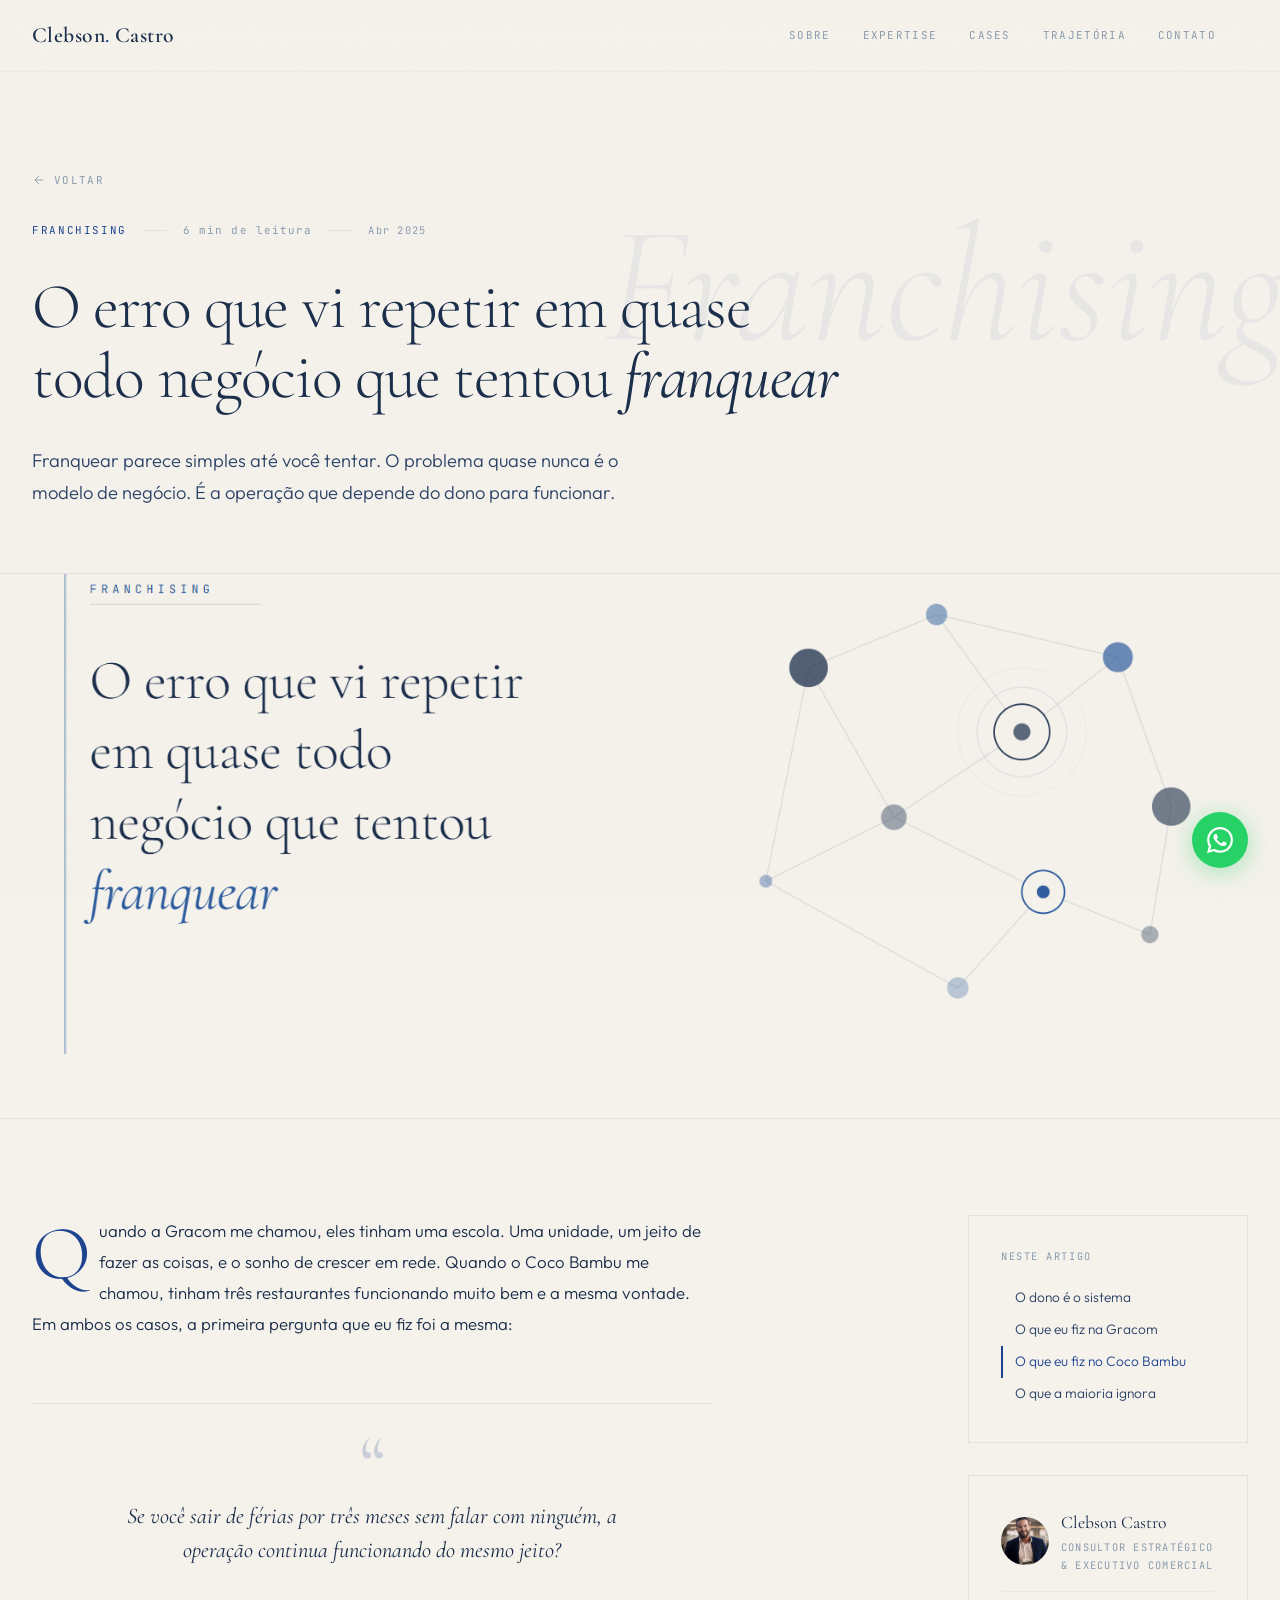
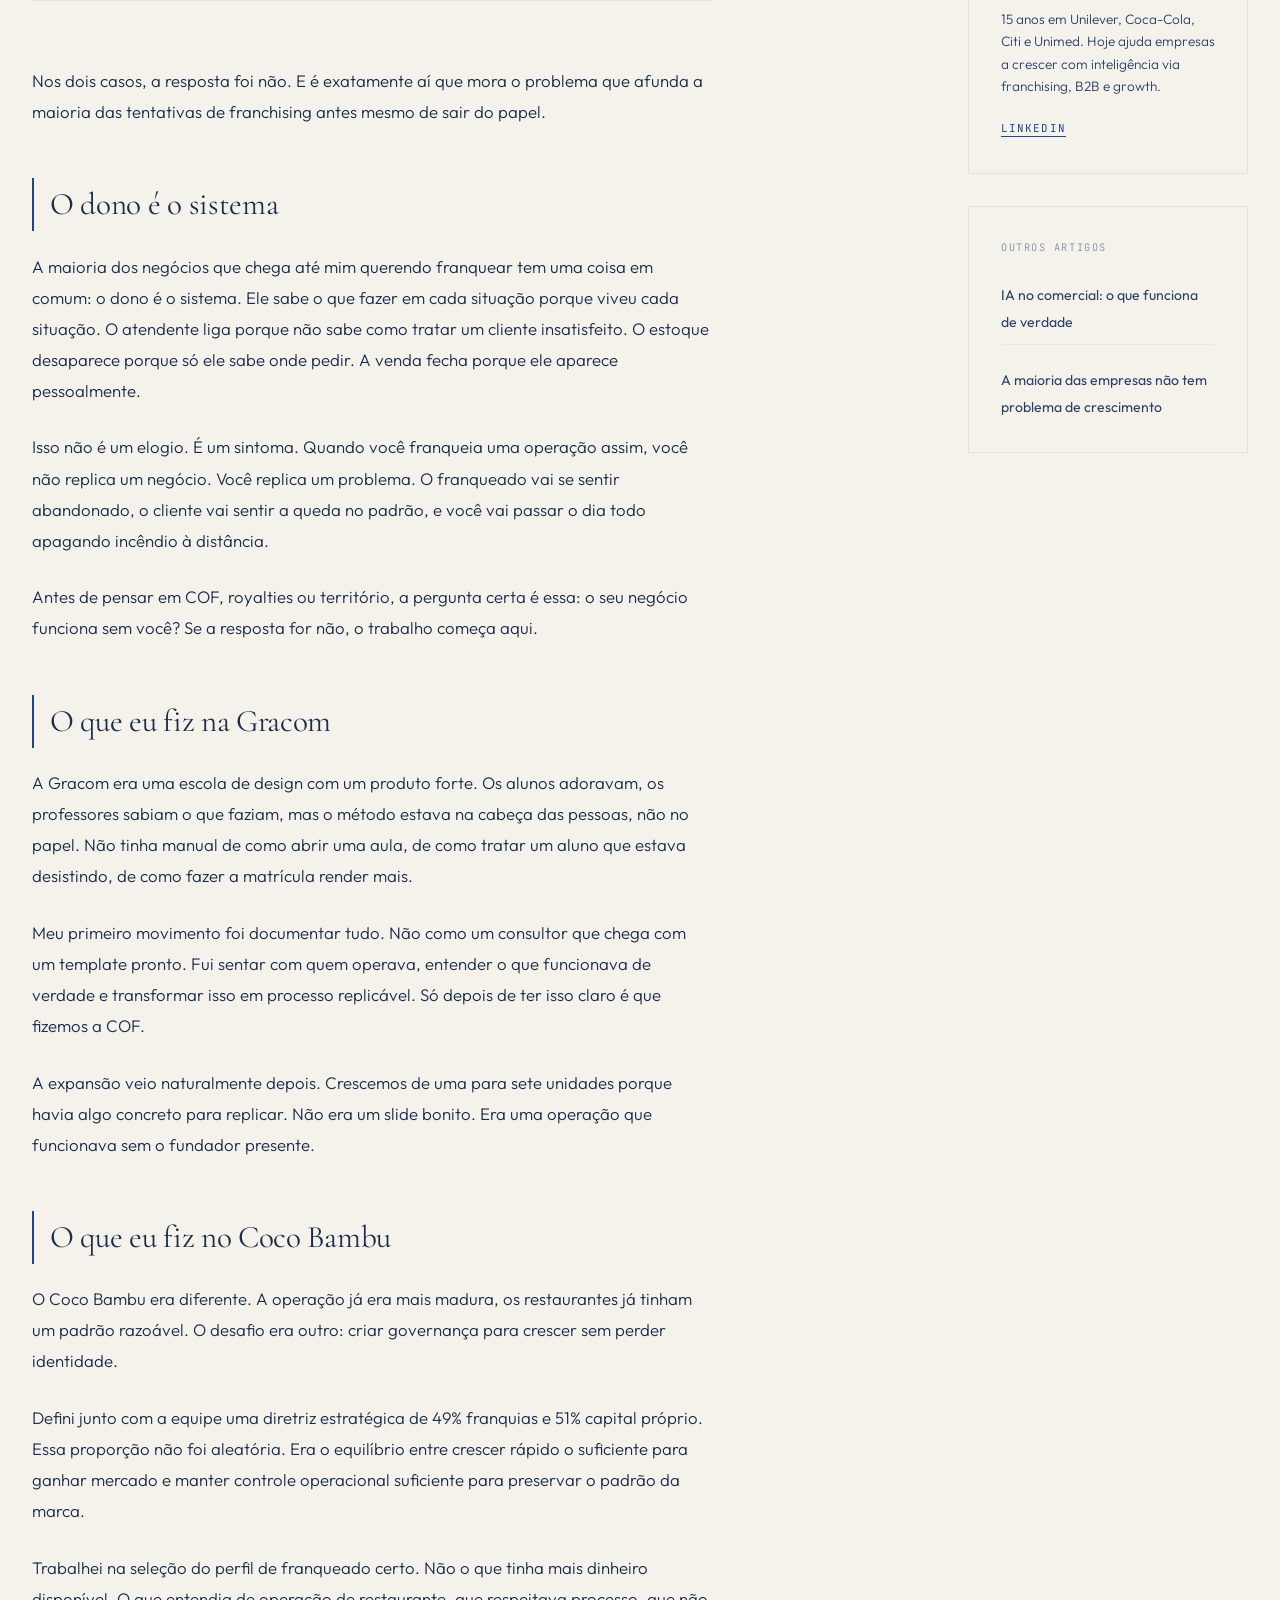
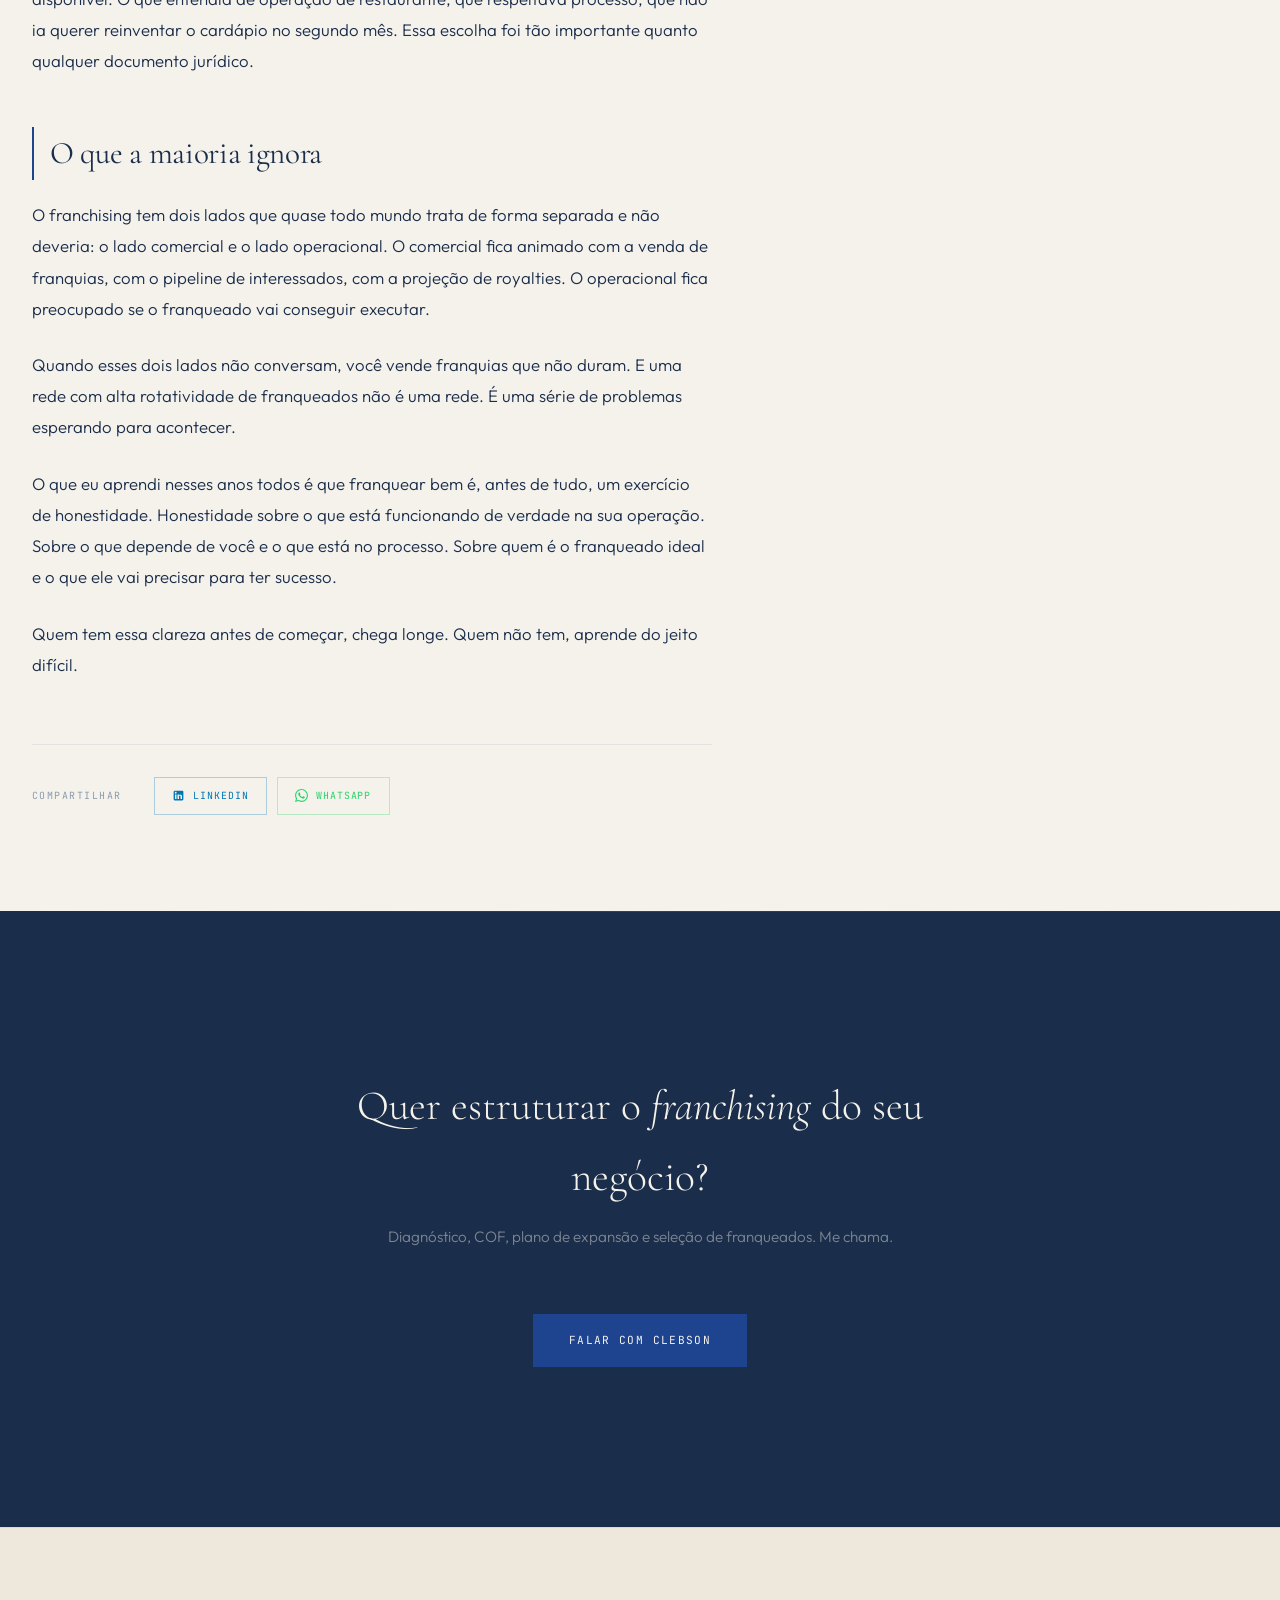
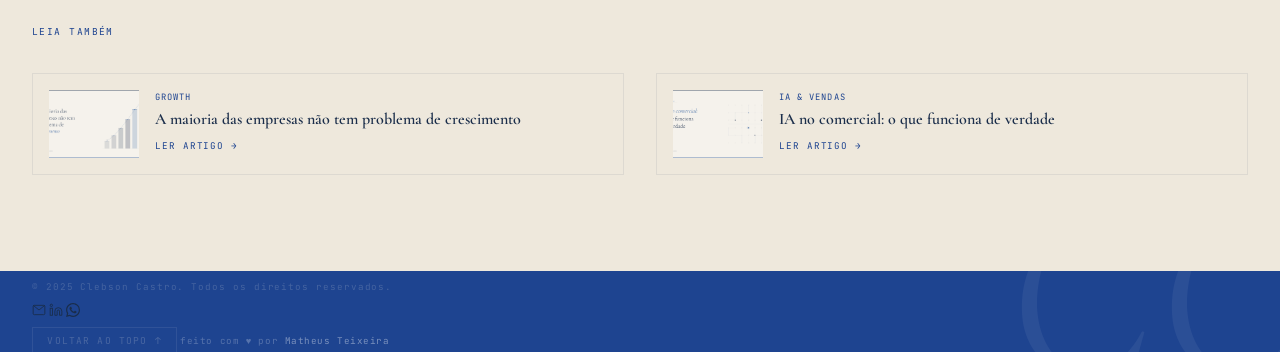
<file: artigo-franchising.html>
<!DOCTYPE html>
<html lang="pt-BR">

<head>
  <meta charset="UTF-8">
  <meta name="viewport" content="width=device-width, initial-scale=1.0">

  <!-- Primary SEO -->
  <title>O erro que vi repetir em quase todo negócio que tentou franquear | Clebson Castro</title>
  <meta name="description" content="Franquear parece simples até você tentar. O maior problema quase nunca é o modelo de negócio. É a operação que depende do dono para funcionar. Lição aprendida no Coco Bambu e na Gracom.">
  <meta name="keywords" content="franchising, como franquear um negócio, formatação de franquias, COF, consultoria franchising, expansão comercial, modelo de franquia, Coco Bambu, Gracom, franqueabilidade">
  <meta name="author" content="Clebson Castro">
  <meta name="robots" content="index, follow, max-snippet:-1, max-image-preview:large">
  <link rel="canonical" href="https://clebsoncastro.com.br/artigo-franchising.html">

  <!-- Open Graph -->
  <meta property="og:type" content="article">
  <meta property="og:title" content="O erro que vi repetir em quase todo negócio que tentou franquear">
  <meta property="og:description" content="Franquear parece simples até você tentar. O maior problema quase nunca é o modelo de negócio. É a operação que depende do dono para funcionar.">
  <meta property="og:image" content="https://clebsoncastro.com.br/images/capa-franchising.png">
  <meta property="og:image:width" content="1200">
  <meta property="og:image:height" content="630">
  <meta property="og:image:alt" content="Capa do artigo sobre franchising por Clebson Castro">
  <meta property="og:url" content="https://clebsoncastro.com.br/artigo-franchising.html">
  <meta property="og:site_name" content="Clebson Castro">
  <meta property="og:locale" content="pt_BR">
  <meta property="article:author" content="Clebson Castro">
  <meta property="article:published_time" content="2025-04-08T00:00:00-03:00">
  <meta property="article:section" content="Franchising">
  <meta property="article:tag" content="Franchising">
  <meta property="article:tag" content="Expansão Comercial">
  <meta property="article:tag" content="COF">
  <meta property="article:tag" content="Consultoria">

  <!-- Twitter Card -->
  <meta name="twitter:card" content="summary_large_image">
  <meta name="twitter:title" content="O erro que vi repetir em quase todo negócio que tentou franquear">
  <meta name="twitter:description" content="Franquear parece simples até você tentar. O maior problema quase nunca é o modelo. É a operação que depende do dono para funcionar.">
  <meta name="twitter:image" content="https://clebsoncastro.com.br/images/capa-franchising.png">
  <meta name="twitter:image:alt" content="Capa do artigo sobre franchising por Clebson Castro">

  <!-- JSON-LD Structured Data -->
  <script type="application/ld+json">
  {
    "@context": "https://schema.org",
    "@type": "Article",
    "headline": "O erro que vi repetir em quase todo negócio que tentou franquear",
    "description": "Franquear parece simples até você tentar. O maior problema quase nunca é o modelo de negócio. É a operação que depende do dono para funcionar.",
    "image": "https://clebsoncastro.com.br/images/capa-franchising.png",
    "author": {
      "@type": "Person",
      "name": "Clebson Castro",
      "url": "https://clebsoncastro.com.br",
      "sameAs": "https://linkedin.com/in/clebsoncastro",
      "jobTitle": "Consultor Estratégico & Executivo Comercial",
      "knowsAbout": ["Franchising", "Expansão Comercial", "B2B", "Growth", "Reestruturação Comercial"]
    },
    "publisher": {
      "@type": "Person",
      "name": "Clebson Castro",
      "url": "https://clebsoncastro.com.br"
    },
    "datePublished": "2025-04-08T00:00:00-03:00",
    "dateModified": "2025-04-08T00:00:00-03:00",
    "mainEntityOfPage": {
      "@type": "WebPage",
      "@id": "https://clebsoncastro.com.br/artigo-franchising.html"
    },
    "keywords": "franchising, formatação de franquias, COF, expansão comercial, como franquear um negócio",
    "articleSection": "Franchising",
    "inLanguage": "pt-BR",
    "about": [
      { "@type": "Thing", "name": "Franchising" },
      { "@type": "Thing", "name": "Expansão Comercial" },
      { "@type": "Organization", "name": "Coco Bambu" },
      { "@type": "Organization", "name": "Gracom" }
    ],
    "mentions": [
      { "@type": "Organization", "name": "Coco Bambu" },
      { "@type": "Organization", "name": "Gracom" }
    ]
  }
  </script>

  <!-- Google Fonts -->
  <link rel="preconnect" href="https://fonts.googleapis.com">
  <link rel="preconnect" href="https://fonts.gstatic.com" crossorigin>
  <link href="https://fonts.googleapis.com/css2?family=Cormorant+Garamond:ital,wght@0,300;0,400;0,500;0,600;1,300;1,400&family=Outfit:wght@300;400;500;600&family=JetBrains+Mono:wght@400;500&display=swap" rel="stylesheet">
  <link rel="icon" type="image/svg+xml" href="favicon.svg">
  <link rel="apple-touch-icon" href="images/cleberson.jpeg">
  <link rel="stylesheet" href="css/style.css">
  <link rel="stylesheet" href="css/artigo.css">
</head>

<body>

  <div class="scroll-progress" id="scrollProgress" aria-hidden="true"></div>

  <nav class="nav" aria-label="Navegação principal">
    <div class="container">
      <a href="index.html" class="nav__logo">Clebson<span>.</span> Castro</a>
      <button class="nav__toggle" aria-label="Menu">
        <span></span><span></span><span></span>
      </button>
      <div class="nav__links">
        <a href="index.html#sobre" class="nav__link">Sobre</a>
        <a href="index.html#expertise" class="nav__link">Expertise</a>
        <a href="index.html#cases" class="nav__link">Cases</a>
        <a href="index.html#trajetoria" class="nav__link">Trajetória</a>
        <a href="index.html#contato" class="nav__link">Contato</a>
        <button class="nav__close" aria-label="Fechar menu">
          <span></span><span></span>
        </button>
      </div>
    </div>
  </nav>

  <main>

    <section class="artigo-hero">
      <div class="artigo-hero__deco" aria-hidden="true">Franchising</div>
      <div class="container">
        <a href="index.html#perspectivas" class="artigo-voltar">
          <svg width="14" height="14" viewBox="0 0 24 24" fill="none" stroke="currentColor" stroke-width="1.5"><path d="M19 12H5"/><path d="M12 19l-7-7 7-7"/></svg>
          Voltar
        </a>
        <div class="artigo-hero__meta">
          <span class="artigo-hero__tema">Franchising</span>
          <span class="artigo-hero__sep"></span>
          <span class="artigo-hero__leitura">6 min de leitura</span>
          <span class="artigo-hero__sep"></span>
          <span class="artigo-hero__data">Abr 2025</span>
        </div>
        <h1 class="artigo-hero__titulo">O erro que vi repetir em quase todo negócio que tentou <em>franquear</em></h1>
        <p class="artigo-hero__intro">Franquear parece simples até você tentar. O problema quase nunca é o modelo de negócio. É a operação que depende do dono para funcionar.</p>
      </div>
    </section>

    <section class="artigo-capa">
      <img src="images/capa-franchising.png" alt="Ilustração do artigo sobre franchising" class="artigo-capa__img" loading="eager">
    </section>

    <section class="artigo-body">
      <div class="container">

        <article class="artigo-conteudo">

          <p>Quando a Gracom me chamou, eles tinham uma escola. Uma unidade, um jeito de fazer as coisas, e o sonho de crescer em rede. Quando o Coco Bambu me chamou, tinham três restaurantes funcionando muito bem e a mesma vontade. Em ambos os casos, a primeira pergunta que eu fiz foi a mesma:</p>

          <div class="artigo-destaque">
            <p>Se você sair de férias por três meses sem falar com ninguém, a operação continua funcionando do mesmo jeito?</p>
          </div>

          <p>Nos dois casos, a resposta foi não. E é exatamente aí que mora o problema que afunda a maioria das tentativas de franchising antes mesmo de sair do papel.</p>

          <h2>O dono é o sistema</h2>

          <p>A maioria dos negócios que chega até mim querendo franquear tem uma coisa em comum: o dono é o sistema. Ele sabe o que fazer em cada situação porque viveu cada situação. O atendente liga porque não sabe como tratar um cliente insatisfeito. O estoque desaparece porque só ele sabe onde pedir. A venda fecha porque ele aparece pessoalmente.</p>

          <p>Isso não é um elogio. É um sintoma. Quando você franqueia uma operação assim, você não replica um negócio. Você replica um problema. O franqueado vai se sentir abandonado, o cliente vai sentir a queda no padrão, e você vai passar o dia todo apagando incêndio à distância.</p>

          <p>Antes de pensar em COF, royalties ou território, a pergunta certa é essa: o seu negócio funciona sem você? Se a resposta for não, o trabalho começa aqui.</p>

          <h2>O que eu fiz na Gracom</h2>

          <p>A Gracom era uma escola de design com um produto forte. Os alunos adoravam, os professores sabiam o que faziam, mas o método estava na cabeça das pessoas, não no papel. Não tinha manual de como abrir uma aula, de como tratar um aluno que estava desistindo, de como fazer a matrícula render mais.</p>

          <p>Meu primeiro movimento foi documentar tudo. Não como um consultor que chega com um template pronto. Fui sentar com quem operava, entender o que funcionava de verdade e transformar isso em processo replicável. Só depois de ter isso claro é que fizemos a COF.</p>

          <p>A expansão veio naturalmente depois. Crescemos de uma para sete unidades porque havia algo concreto para replicar. Não era um slide bonito. Era uma operação que funcionava sem o fundador presente.</p>

          <h2>O que eu fiz no Coco Bambu</h2>

          <p>O Coco Bambu era diferente. A operação já era mais madura, os restaurantes já tinham um padrão razoável. O desafio era outro: criar governança para crescer sem perder identidade.</p>

          <p>Defini junto com a equipe uma diretriz estratégica de 49% franquias e 51% capital próprio. Essa proporção não foi aleatória. Era o equilíbrio entre crescer rápido o suficiente para ganhar mercado e manter controle operacional suficiente para preservar o padrão da marca.</p>

          <p>Trabalhei na seleção do perfil de franqueado certo. Não o que tinha mais dinheiro disponível. O que entendia de operação de restaurante, que respeitava processo, que não ia querer reinventar o cardápio no segundo mês. Essa escolha foi tão importante quanto qualquer documento jurídico.</p>

          <h2>O que a maioria ignora</h2>

          <p>O franchising tem dois lados que quase todo mundo trata de forma separada e não deveria: o lado comercial e o lado operacional. O comercial fica animado com a venda de franquias, com o pipeline de interessados, com a projeção de royalties. O operacional fica preocupado se o franqueado vai conseguir executar.</p>

          <p>Quando esses dois lados não conversam, você vende franquias que não duram. E uma rede com alta rotatividade de franqueados não é uma rede. É uma série de problemas esperando para acontecer.</p>

          <p>O que eu aprendi nesses anos todos é que franquear bem é, antes de tudo, um exercício de honestidade. Honestidade sobre o que está funcionando de verdade na sua operação. Sobre o que depende de você e o que está no processo. Sobre quem é o franqueado ideal e o que ele vai precisar para ter sucesso.</p>

          <p>Quem tem essa clareza antes de começar, chega longe. Quem não tem, aprende do jeito difícil.</p>

          <div class="artigo-share">
            <span class="artigo-share__label">Compartilhar</span>
            <div class="artigo-share__buttons">
              <a href="https://www.linkedin.com/sharing/share-offsite/?url=https%3A%2F%2Fclebsoncastro.com.br%2Fartigo-franchising.html" target="_blank" rel="noopener" class="artigo-share__btn artigo-share__btn--linkedin">
                <svg width="13" height="13" viewBox="0 0 24 24" fill="currentColor"><path d="M19 3a2 2 0 0 1 2 2v14a2 2 0 0 1-2 2H5a2 2 0 0 1-2-2V5a2 2 0 0 1 2-2h14m-.5 15.5v-5.3a3.26 3.26 0 0 0-3.26-3.26c-.85 0-1.84.52-2.32 1.3v-1.11h-2.79v8.37h2.79v-4.93c0-.77.62-1.4 1.39-1.4a1.4 1.4 0 0 1 1.4 1.4v4.93h2.79M6.88 8.56a1.68 1.68 0 0 0 1.68-1.68c0-.93-.75-1.69-1.68-1.69a1.69 1.69 0 0 0-1.69 1.69c0 .93.76 1.68 1.69 1.68m1.39 9.94v-8.37H5.5v8.37h2.77z"/></svg>
                LinkedIn
              </a>
              <a href="https://api.whatsapp.com/send?text=O+erro+que+vi+repetir+em+quase+todo+neg%C3%B3cio+que+tentou+franquear%3A+https%3A%2F%2Fclebsoncastro.com.br%2Fartigo-franchising.html" target="_blank" rel="noopener" class="artigo-share__btn artigo-share__btn--whatsapp">
                <svg width="13" height="13" viewBox="0 0 24 24" fill="currentColor"><path d="M17.472 14.382c-.297-.149-1.758-.867-2.03-.967-.273-.099-.471-.148-.67.15-.197.297-.767.966-.94 1.164-.173.199-.347.223-.644.075-.297-.15-1.255-.463-2.39-1.475-.883-.788-1.48-1.761-1.653-2.059-.173-.297-.018-.458.13-.606.134-.133.298-.347.446-.52.149-.174.198-.298.298-.497.099-.198.05-.371-.025-.52-.075-.149-.669-1.612-.916-2.207-.242-.579-.487-.5-.669-.51l-.57-.01c-.198 0-.52.074-.792.372-.272.297-1.04 1.016-1.04 2.479 0 1.462 1.065 2.875 1.213 3.074.149.198 2.096 3.2 5.077 4.487.709.306 1.262.489 1.694.625.712.227 1.36.195 1.871.118.571-.085 1.758-.719 2.006-1.413.248-.694.248-1.289.173-1.413-.074-.124-.272-.198-.57-.347m-5.421 7.403h-.004a9.87 9.87 0 01-5.031-1.378l-.361-.214-3.741.982.998-3.648-.235-.374a9.86 9.86 0 01-1.51-5.26c.001-5.45 4.436-9.884 9.888-9.884 2.64 0 5.122 1.03 6.988 2.898a9.825 9.825 0 012.893 6.994c-.003 5.45-4.437 9.884-9.885 9.884m8.413-18.297A11.815 11.815 0 0012.05 0C5.495 0 .16 5.335.157 11.892c0 2.096.547 4.142 1.588 5.945L.057 24l6.305-1.654a11.882 11.882 0 005.683 1.448h.005c6.554 0 11.89-5.335 11.893-11.893a11.821 11.821 0 00-3.48-8.413z"/></svg>
                WhatsApp
              </a>
            </div>
          </div>

        </article>

        <aside class="artigo-sidebar">
          <div class="artigo-toc">
            <span class="artigo-sidebar__outros-label">Neste artigo</span>
            <ul class="artigo-toc__lista"></ul>
          </div>

          <div class="artigo-sidebar__autor">
            <div class="artigo-sidebar__autor-header">
              <img src="images/cleberson.jpeg" alt="Clebson Castro" class="artigo-sidebar__foto" loading="lazy">
              <div>
                <p class="artigo-sidebar__nome">Clebson Castro</p>
                <p class="artigo-sidebar__cargo">Consultor Estratégico & Executivo Comercial</p>
              </div>
            </div>
            <p class="artigo-sidebar__bio">15 anos em Unilever, Coca-Cola, Citi e Unimed. Hoje ajuda empresas a crescer com inteligência via franchising, B2B e growth.</p>
            <a href="https://linkedin.com/in/clebsoncastro" target="_blank" rel="noopener" class="artigo-sidebar__link">LinkedIn</a>
          </div>

          <div class="artigo-sidebar__outros">
            <span class="artigo-sidebar__outros-label">Outros artigos</span>
            <ul class="artigo-sidebar__lista">
              <li><a href="artigo-ia-vendas.html">IA no comercial: o que funciona de verdade</a></li>
              <li><a href="artigo-growth.html">A maioria das empresas não tem problema de crescimento</a></li>
            </ul>
          </div>
        </aside>

      </div>
    </section>

    <section class="artigo-cta">
      <div class="container">
        <div class="artigo-cta__inner">
          <div class="artigo-cta__texto">
            <h3>Quer estruturar o <em>franchising</em> do seu negócio?</h3>
            <p>Diagnóstico, COF, plano de expansão e seleção de franqueados. Me chama.</p>
          </div>
          <a href="https://wa.me/5511945125351?text=Ol%C3%A1%20Clebson%2C%20vim%20pelo%20seu%20site%20e%20gostaria%20de%20conversar." target="_blank" rel="noopener" class="btn btn--primary">Falar com Clebson</a>
        </div>
      </div>
    </section>

    <!-- ===== ARTIGOS RELACIONADOS ===== -->
    <section class="artigos-relacionados">
      <div class="container">
        <p class="artigos-relacionados__header">Leia também</p>
        <div class="artigos-relacionados__grid">
          <a href="artigo-growth.html" class="artigos-relacionados__card">
            <img src="images/capa-growth.png" alt="Growth" class="artigos-relacionados__img" loading="lazy">
            <div class="artigos-relacionados__meta">
              <span class="artigos-relacionados__tema">Growth</span>
              <span class="artigos-relacionados__titulo">A maioria das empresas não tem problema de crescimento</span>
              <span class="artigos-relacionados__link">Ler artigo →</span>
            </div>
          </a>
          <a href="artigo-ia-vendas.html" class="artigos-relacionados__card">
            <img src="images/capa-ia-vendas.png" alt="IA &amp; Vendas" class="artigos-relacionados__img" loading="lazy">
            <div class="artigos-relacionados__meta">
              <span class="artigos-relacionados__tema">IA &amp; Vendas</span>
              <span class="artigos-relacionados__titulo">IA no comercial: o que funciona de verdade</span>
              <span class="artigos-relacionados__link">Ler artigo →</span>
            </div>
          </a>
        </div>
      </div>
    </section>

  </main>

  <footer class="footer">
    <div class="container">
      <span class="footer__copy">&copy; 2025 Clebson Castro. Todos os direitos reservados.</span>
      <div class="footer__links">
        <a href="mailto:contato@clebsoncastro.com.br" class="footer__icon" aria-label="E-mail">
          <svg width="14" height="14" viewBox="0 0 24 24" fill="none" stroke="currentColor" stroke-width="1.5"><rect x="2" y="4" width="20" height="16" rx="2"/><path d="m2 4 10 8 10-8"/></svg>
        </a>
        <a href="https://linkedin.com/in/clebsoncastro" target="_blank" rel="noopener" class="footer__icon" aria-label="LinkedIn">
          <svg width="14" height="14" viewBox="0 0 24 24" fill="none" stroke="currentColor" stroke-width="1.5"><path d="M16 8a6 6 0 0 1 6 6v7h-4v-7a2 2 0 0 0-4 0v7h-4v-7a6 6 0 0 1 6-6z"/><rect x="2" y="9" width="4" height="12"/><circle cx="4" cy="4" r="2"/></svg>
        </a>
        <a href="https://wa.me/5511945125351?text=Ol%C3%A1%20Clebson%2C%20vim%20pelo%20seu%20site%20e%20gostaria%20de%20conversar." target="_blank" rel="noopener" class="footer__icon" aria-label="WhatsApp">
          <svg width="14" height="14" viewBox="0 0 24 24" fill="currentColor"><path d="M17.472 14.382c-.297-.149-1.758-.867-2.03-.967-.273-.099-.471-.148-.67.15-.197.297-.767.966-.94 1.164-.173.199-.347.223-.644.075-.297-.15-1.255-.463-2.39-1.475-.883-.788-1.48-1.761-1.653-2.059-.173-.297-.018-.458.13-.606.134-.133.298-.347.446-.52.149-.174.198-.298.298-.497.099-.198.05-.371-.025-.52-.075-.149-.669-1.612-.916-2.207-.242-.579-.487-.5-.669-.51l-.57-.01c-.198 0-.52.074-.792.372-.272.297-1.04 1.016-1.04 2.479 0 1.462 1.065 2.875 1.213 3.074.149.198 2.096 3.2 5.077 4.487.709.306 1.262.489 1.694.625.712.227 1.36.195 1.871.118.571-.085 1.758-.719 2.006-1.413.248-.694.248-1.289.173-1.413-.074-.124-.272-.198-.57-.347m-5.421 7.403h-.004a9.87 9.87 0 01-5.031-1.378l-.361-.214-3.741.982.998-3.648-.235-.374a9.86 9.86 0 01-1.51-5.26c.001-5.45 4.436-9.884 9.888-9.884 2.64 0 5.122 1.03 6.988 2.898a9.825 9.825 0 012.893 6.994c-.003 5.45-4.437 9.884-9.885 9.884m8.413-18.297A11.815 11.815 0 0012.05 0C5.495 0 .16 5.335.157 11.892c0 2.096.547 4.142 1.588 5.945L.057 24l6.305-1.654a11.882 11.882 0 005.683 1.448h.005c6.554 0 11.89-5.335 11.893-11.893a11.821 11.821 0 00-3.48-8.413z"/></svg>
        </a>
      </div>
      <a href="#" class="footer__back">Voltar ao topo &uarr;</a>
      <span class="footer__dev">feito com &hearts; por <a href="https://matheusteixeira.com.br/" target="_blank" rel="noopener">Matheus Teixeira</a></span>
    </div>
  </footer>

  <a href="https://wa.me/5511945125351?text=Ol%C3%A1%20Clebson%2C%20vim%20pelo%20seu%20site%20e%20gostaria%20de%20conversar." target="_blank" rel="noopener" class="whatsapp-fab" aria-label="Falar no WhatsApp">
    <svg width="26" height="26" viewBox="0 0 24 24" fill="currentColor"><path d="M17.472 14.382c-.297-.149-1.758-.867-2.03-.967-.273-.099-.471-.148-.67.15-.197.297-.767.966-.94 1.164-.173.199-.347.223-.644.075-.297-.15-1.255-.463-2.39-1.475-.883-.788-1.48-1.761-1.653-2.059-.173-.297-.018-.458.13-.606.134-.133.298-.347.446-.52.149-.174.198-.298.298-.497.099-.198.05-.371-.025-.52-.075-.149-.669-1.612-.916-2.207-.242-.579-.487-.5-.669-.51l-.57-.01c-.198 0-.52.074-.792.372-.272.297-1.04 1.016-1.04 2.479 0 1.462 1.065 2.875 1.213 3.074.149.198 2.096 3.2 5.077 4.487.709.306 1.262.489 1.694.625.712.227 1.36.195 1.871.118.571-.085 1.758-.719 2.006-1.413.248-.694.248-1.289.173-1.413-.074-.124-.272-.198-.57-.347m-5.421 7.403h-.004a9.87 9.87 0 01-5.031-1.378l-.361-.214-3.741.982.998-3.648-.235-.374a9.86 9.86 0 01-1.51-5.26c.001-5.45 4.436-9.884 9.888-9.884 2.64 0 5.122 1.03 6.988 2.898a9.825 9.825 0 012.893 6.994c-.003 5.45-4.437 9.884-9.885 9.884m8.413-18.297A11.815 11.815 0 0012.05 0C5.495 0 .16 5.335.157 11.892c0 2.096.547 4.142 1.588 5.945L.057 24l6.305-1.654a11.882 11.882 0 005.683 1.448h.005c6.554 0 11.89-5.335 11.893-11.893a11.821 11.821 0 00-3.48-8.413z"/></svg>
  </a>

  <button id="backToTop" class="back-to-top" aria-label="Voltar ao topo">
    <svg width="16" height="16" viewBox="0 0 24 24" fill="none" stroke="currentColor" stroke-width="2"><path d="M12 19V5M5 12l7-7 7 7"/></svg>
  </button>

  <script src="js/main.js"></script>
</body>
</html>
</file>
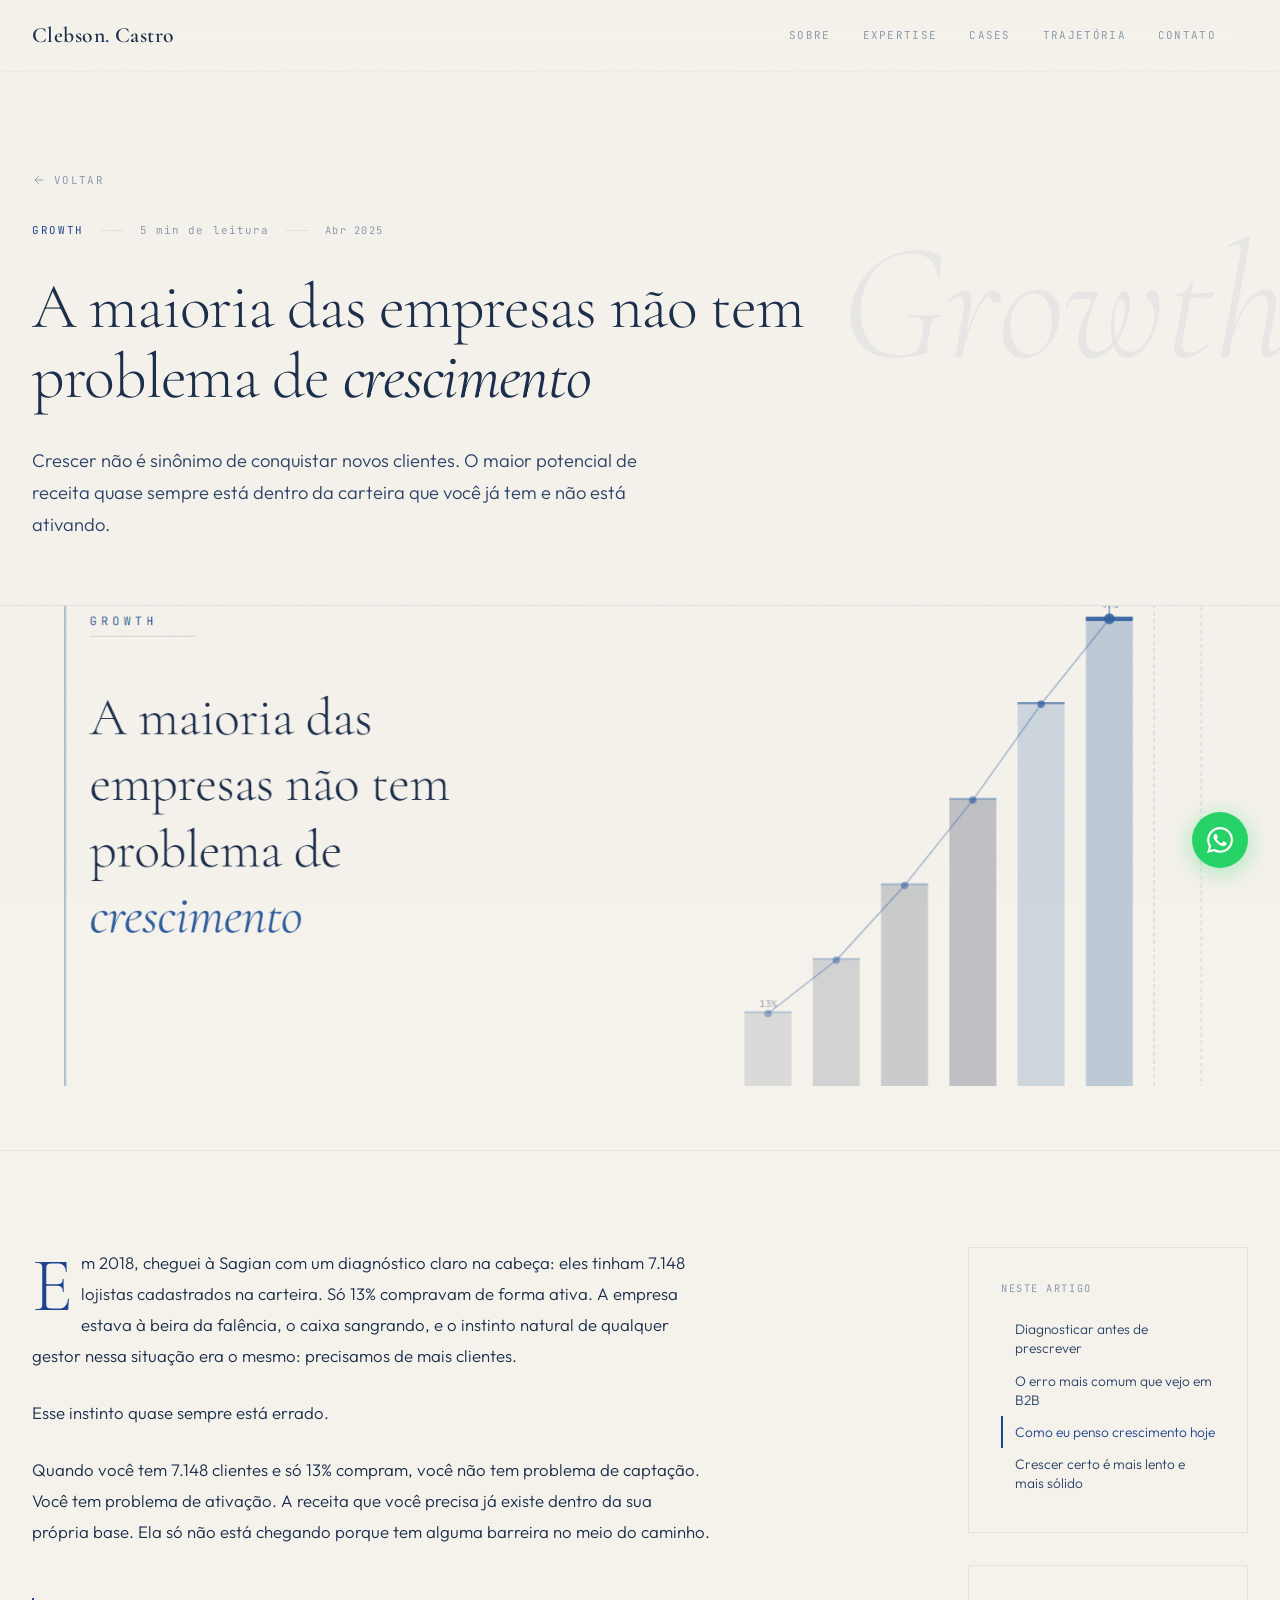
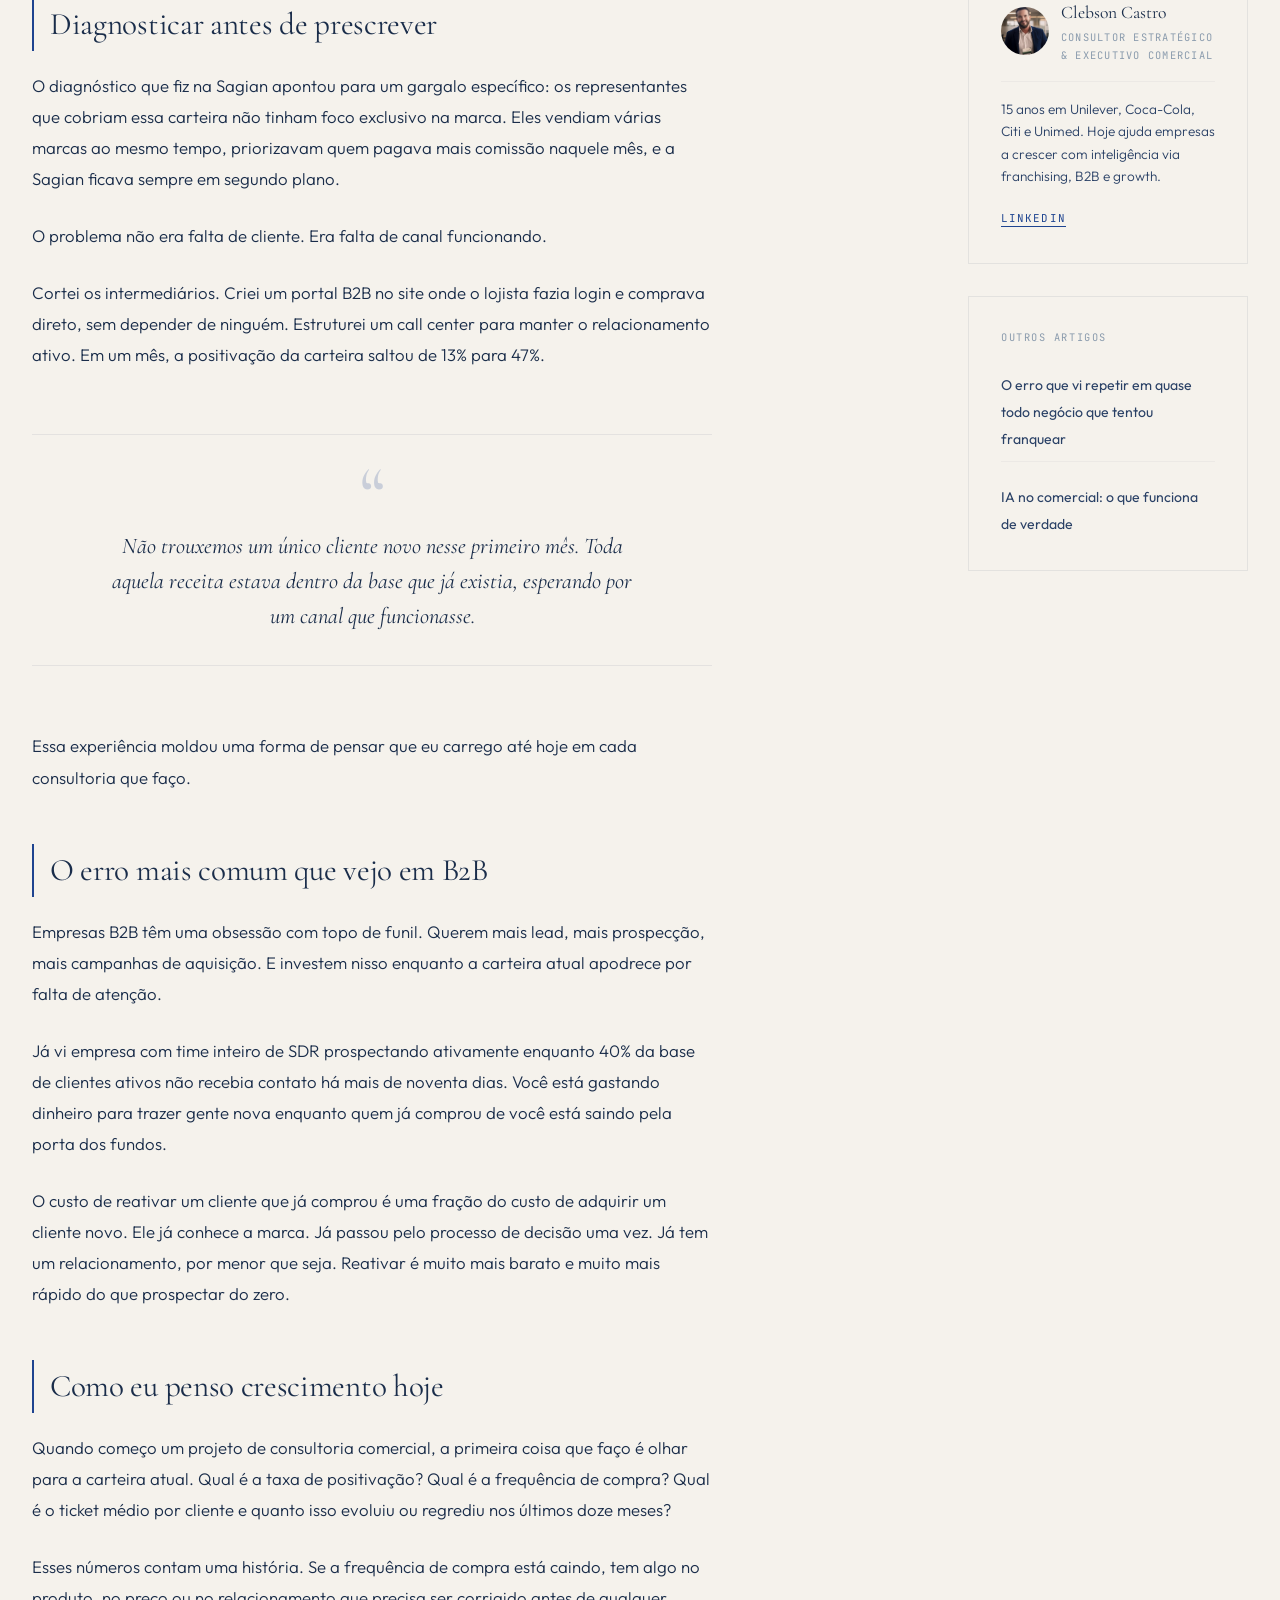
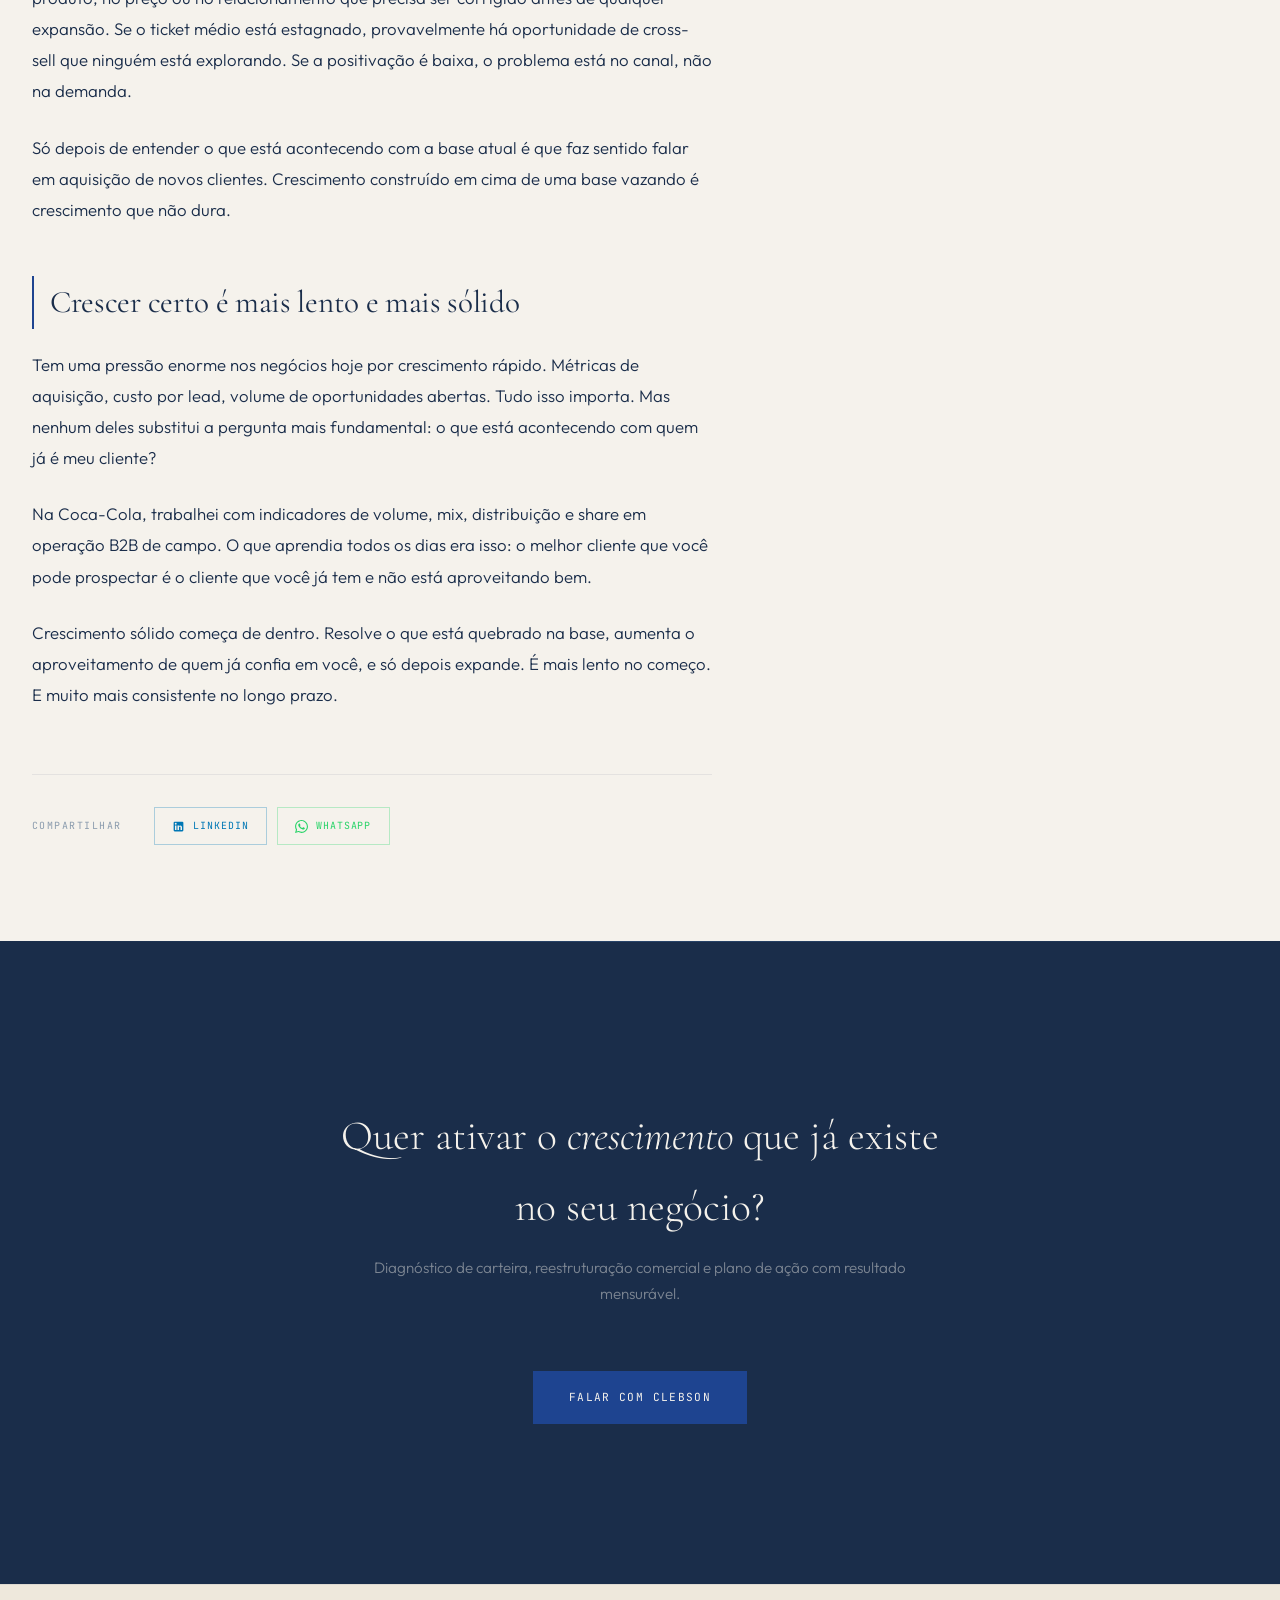
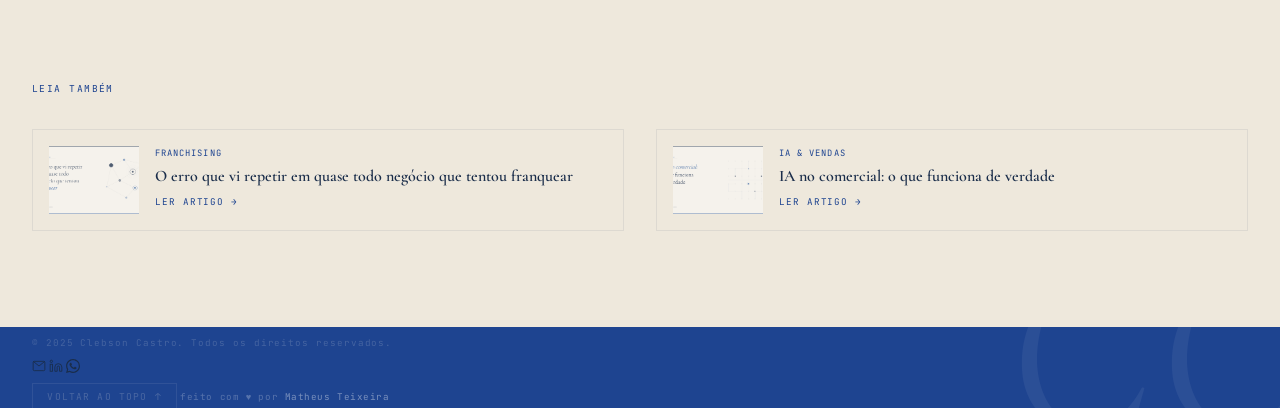
<file: artigo-growth.html>
<!DOCTYPE html>
<html lang="pt-BR">

<head>
  <meta charset="UTF-8">
  <meta name="viewport" content="width=device-width, initial-scale=1.0">

  <!-- Primary SEO -->
  <title>A maioria das empresas não tem problema de crescimento | Clebson Castro</title>
  <meta name="description" content="Você não precisa de mais clientes. Precisa ativar os que já tem. Case real: 7.148 lojistas na carteira, só 13% comprando. Em um mês: 47%. O problema nunca foi captação.">
  <meta name="keywords" content="growth comercial, ativação de carteira, positivação B2B, crescimento sustentável, reestruturação comercial, expansão B2B, diagnóstico comercial, consultoria de vendas, Sagian case">
  <meta name="author" content="Clebson Castro">
  <meta name="robots" content="index, follow, max-snippet:-1, max-image-preview:large">
  <link rel="canonical" href="https://clebsoncastro.com.br/artigo-growth.html">

  <!-- Open Graph -->
  <meta property="og:type" content="article">
  <meta property="og:title" content="A maioria das empresas não tem problema de crescimento">
  <meta property="og:description" content="Você não precisa de mais clientes. Precisa ativar os que já tem. 7.148 lojistas na carteira, 13% comprando. Em um mês: 47%. O problema nunca foi captação.">
  <meta property="og:image" content="https://clebsoncastro.com.br/images/capa-growth.png">
  <meta property="og:image:width" content="1200">
  <meta property="og:image:height" content="630">
  <meta property="og:image:alt" content="Capa do artigo sobre growth e ativação de carteira por Clebson Castro">
  <meta property="og:url" content="https://clebsoncastro.com.br/artigo-growth.html">
  <meta property="og:site_name" content="Clebson Castro">
  <meta property="og:locale" content="pt_BR">
  <meta property="article:author" content="Clebson Castro">
  <meta property="article:published_time" content="2025-04-08T00:00:00-03:00">
  <meta property="article:section" content="Growth">
  <meta property="article:tag" content="Growth">
  <meta property="article:tag" content="Vendas B2B">
  <meta property="article:tag" content="Ativação de Carteira">
  <meta property="article:tag" content="Reestruturação Comercial">

  <!-- Twitter Card -->
  <meta name="twitter:card" content="summary_large_image">
  <meta name="twitter:title" content="A maioria das empresas não tem problema de crescimento">
  <meta name="twitter:description" content="Você não precisa de mais clientes. Precisa ativar os que já tem. 7.148 lojistas, 13% comprando. Em um mês: 47%. O problema nunca foi captação.">
  <meta name="twitter:image" content="https://clebsoncastro.com.br/images/capa-growth.png">
  <meta name="twitter:image:alt" content="Capa do artigo sobre growth e ativação de carteira por Clebson Castro">

  <!-- JSON-LD Structured Data -->
  <script type="application/ld+json">
  {
    "@context": "https://schema.org",
    "@type": "Article",
    "headline": "A maioria das empresas não tem problema de crescimento",
    "description": "Você não precisa de mais clientes. Precisa ativar os que já tem. Case real: 7.148 lojistas na carteira, só 13% comprando. Em um mês: 47%. O problema nunca foi captação.",
    "image": "https://clebsoncastro.com.br/images/capa-growth.png",
    "author": {
      "@type": "Person",
      "name": "Clebson Castro",
      "url": "https://clebsoncastro.com.br",
      "sameAs": "https://linkedin.com/in/clebsoncastro",
      "jobTitle": "Consultor Estratégico & Executivo Comercial",
      "knowsAbout": ["Growth", "B2B", "Ativação de Carteira", "Reestruturação Comercial", "Expansão Comercial"]
    },
    "publisher": {
      "@type": "Person",
      "name": "Clebson Castro",
      "url": "https://clebsoncastro.com.br"
    },
    "datePublished": "2025-04-08T00:00:00-03:00",
    "dateModified": "2025-04-08T00:00:00-03:00",
    "mainEntityOfPage": {
      "@type": "WebPage",
      "@id": "https://clebsoncastro.com.br/artigo-growth.html"
    },
    "keywords": "growth comercial, ativação de carteira, positivação B2B, crescimento sustentável, reestruturação comercial",
    "articleSection": "Growth",
    "inLanguage": "pt-BR",
    "about": [
      { "@type": "Thing", "name": "Growth Marketing" },
      { "@type": "Thing", "name": "Vendas B2B" },
      { "@type": "Thing", "name": "Ativação de Carteira" }
    ],
    "mentions": [
      { "@type": "Organization", "name": "Sagian" },
      { "@type": "Organization", "name": "Coca-Cola" }
    ]
  }
  </script>

  <!-- Google Fonts -->
  <link rel="preconnect" href="https://fonts.googleapis.com">
  <link rel="preconnect" href="https://fonts.gstatic.com" crossorigin>
  <link href="https://fonts.googleapis.com/css2?family=Cormorant+Garamond:ital,wght@0,300;0,400;0,500;0,600;1,300;1,400&family=Outfit:wght@300;400;500;600&family=JetBrains+Mono:wght@400;500&display=swap" rel="stylesheet">
  <link rel="icon" type="image/svg+xml" href="favicon.svg">
  <link rel="apple-touch-icon" href="images/cleberson.jpeg">
  <link rel="stylesheet" href="css/style.css">
  <link rel="stylesheet" href="css/artigo.css">
</head>

<body>

  <div class="scroll-progress" id="scrollProgress" aria-hidden="true"></div>

  <nav class="nav" aria-label="Navegação principal">
    <div class="container">
      <a href="index.html" class="nav__logo">Clebson<span>.</span> Castro</a>
      <button class="nav__toggle" aria-label="Menu">
        <span></span><span></span><span></span>
      </button>
      <div class="nav__links">
        <a href="index.html#sobre" class="nav__link">Sobre</a>
        <a href="index.html#expertise" class="nav__link">Expertise</a>
        <a href="index.html#cases" class="nav__link">Cases</a>
        <a href="index.html#trajetoria" class="nav__link">Trajetória</a>
        <a href="index.html#contato" class="nav__link">Contato</a>
        <button class="nav__close" aria-label="Fechar menu">
          <span></span><span></span>
        </button>
      </div>
    </div>
  </nav>

  <main>

    <section class="artigo-hero">
      <div class="artigo-hero__deco" aria-hidden="true">Growth</div>
      <div class="container">
        <a href="index.html#perspectivas" class="artigo-voltar">
          <svg width="14" height="14" viewBox="0 0 24 24" fill="none" stroke="currentColor" stroke-width="1.5"><path d="M19 12H5"/><path d="M12 19l-7-7 7-7"/></svg>
          Voltar
        </a>
        <div class="artigo-hero__meta">
          <span class="artigo-hero__tema">Growth</span>
          <span class="artigo-hero__sep"></span>
          <span class="artigo-hero__leitura">5 min de leitura</span>
          <span class="artigo-hero__sep"></span>
          <span class="artigo-hero__data">Abr 2025</span>
        </div>
        <h1 class="artigo-hero__titulo">A maioria das empresas não tem problema de <em>crescimento</em></h1>
        <p class="artigo-hero__intro">Crescer não é sinônimo de conquistar novos clientes. O maior potencial de receita quase sempre está dentro da carteira que você já tem e não está ativando.</p>
      </div>
    </section>

    <section class="artigo-capa">
      <img src="images/capa-growth.png" alt="Ilustração do artigo sobre growth" class="artigo-capa__img" loading="eager">
    </section>

    <section class="artigo-body">
      <div class="container">

        <article class="artigo-conteudo">

          <p>Em 2018, cheguei à Sagian com um diagnóstico claro na cabeça: eles tinham 7.148 lojistas cadastrados na carteira. Só 13% compravam de forma ativa. A empresa estava à beira da falência, o caixa sangrando, e o instinto natural de qualquer gestor nessa situação era o mesmo: precisamos de mais clientes.</p>

          <p>Esse instinto quase sempre está errado.</p>

          <p>Quando você tem 7.148 clientes e só 13% compram, você não tem problema de captação. Você tem problema de ativação. A receita que você precisa já existe dentro da sua própria base. Ela só não está chegando porque tem alguma barreira no meio do caminho.</p>

          <h2>Diagnosticar antes de prescrever</h2>

          <p>O diagnóstico que fiz na Sagian apontou para um gargalo específico: os representantes que cobriam essa carteira não tinham foco exclusivo na marca. Eles vendiam várias marcas ao mesmo tempo, priorizavam quem pagava mais comissão naquele mês, e a Sagian ficava sempre em segundo plano.</p>

          <p>O problema não era falta de cliente. Era falta de canal funcionando.</p>

          <p>Cortei os intermediários. Criei um portal B2B no site onde o lojista fazia login e comprava direto, sem depender de ninguém. Estruturei um call center para manter o relacionamento ativo. Em um mês, a positivação da carteira saltou de 13% para 47%.</p>

          <div class="artigo-destaque">
            <p>Não trouxemos um único cliente novo nesse primeiro mês. Toda aquela receita estava dentro da base que já existia, esperando por um canal que funcionasse.</p>
          </div>

          <p>Essa experiência moldou uma forma de pensar que eu carrego até hoje em cada consultoria que faço.</p>

          <h2>O erro mais comum que vejo em B2B</h2>

          <p>Empresas B2B têm uma obsessão com topo de funil. Querem mais lead, mais prospecção, mais campanhas de aquisição. E investem nisso enquanto a carteira atual apodrece por falta de atenção.</p>

          <p>Já vi empresa com time inteiro de SDR prospectando ativamente enquanto 40% da base de clientes ativos não recebia contato há mais de noventa dias. Você está gastando dinheiro para trazer gente nova enquanto quem já comprou de você está saindo pela porta dos fundos.</p>

          <p>O custo de reativar um cliente que já comprou é uma fração do custo de adquirir um cliente novo. Ele já conhece a marca. Já passou pelo processo de decisão uma vez. Já tem um relacionamento, por menor que seja. Reativar é muito mais barato e muito mais rápido do que prospectar do zero.</p>

          <h2>Como eu penso crescimento hoje</h2>

          <p>Quando começo um projeto de consultoria comercial, a primeira coisa que faço é olhar para a carteira atual. Qual é a taxa de positivação? Qual é a frequência de compra? Qual é o ticket médio por cliente e quanto isso evoluiu ou regrediu nos últimos doze meses?</p>

          <p>Esses números contam uma história. Se a frequência de compra está caindo, tem algo no produto, no preço ou no relacionamento que precisa ser corrigido antes de qualquer expansão. Se o ticket médio está estagnado, provavelmente há oportunidade de cross-sell que ninguém está explorando. Se a positivação é baixa, o problema está no canal, não na demanda.</p>

          <p>Só depois de entender o que está acontecendo com a base atual é que faz sentido falar em aquisição de novos clientes. Crescimento construído em cima de uma base vazando é crescimento que não dura.</p>

          <h2>Crescer certo é mais lento e mais sólido</h2>

          <p>Tem uma pressão enorme nos negócios hoje por crescimento rápido. Métricas de aquisição, custo por lead, volume de oportunidades abertas. Tudo isso importa. Mas nenhum deles substitui a pergunta mais fundamental: o que está acontecendo com quem já é meu cliente?</p>

          <p>Na Coca-Cola, trabalhei com indicadores de volume, mix, distribuição e share em operação B2B de campo. O que aprendia todos os dias era isso: o melhor cliente que você pode prospectar é o cliente que você já tem e não está aproveitando bem.</p>

          <p>Crescimento sólido começa de dentro. Resolve o que está quebrado na base, aumenta o aproveitamento de quem já confia em você, e só depois expande. É mais lento no começo. E muito mais consistente no longo prazo.</p>

          <div class="artigo-share">
            <span class="artigo-share__label">Compartilhar</span>
            <div class="artigo-share__buttons">
              <a href="https://www.linkedin.com/sharing/share-offsite/?url=https%3A%2F%2Fclebsoncastro.com.br%2Fartigo-growth.html" target="_blank" rel="noopener" class="artigo-share__btn artigo-share__btn--linkedin">
                <svg width="13" height="13" viewBox="0 0 24 24" fill="currentColor"><path d="M19 3a2 2 0 0 1 2 2v14a2 2 0 0 1-2 2H5a2 2 0 0 1-2-2V5a2 2 0 0 1 2-2h14m-.5 15.5v-5.3a3.26 3.26 0 0 0-3.26-3.26c-.85 0-1.84.52-2.32 1.3v-1.11h-2.79v8.37h2.79v-4.93c0-.77.62-1.4 1.39-1.4a1.4 1.4 0 0 1 1.4 1.4v4.93h2.79M6.88 8.56a1.68 1.68 0 0 0 1.68-1.68c0-.93-.75-1.69-1.68-1.69a1.69 1.69 0 0 0-1.69 1.69c0 .93.76 1.68 1.69 1.68m1.39 9.94v-8.37H5.5v8.37h2.77z"/></svg>
                LinkedIn
              </a>
              <a href="https://api.whatsapp.com/send?text=A+maioria+das+empresas+n%C3%A3o+tem+problema+de+crescimento%3A+https%3A%2F%2Fclebsoncastro.com.br%2Fartigo-growth.html" target="_blank" rel="noopener" class="artigo-share__btn artigo-share__btn--whatsapp">
                <svg width="13" height="13" viewBox="0 0 24 24" fill="currentColor"><path d="M17.472 14.382c-.297-.149-1.758-.867-2.03-.967-.273-.099-.471-.148-.67.15-.197.297-.767.966-.94 1.164-.173.199-.347.223-.644.075-.297-.15-1.255-.463-2.39-1.475-.883-.788-1.48-1.761-1.653-2.059-.173-.297-.018-.458.13-.606.134-.133.298-.347.446-.52.149-.174.198-.298.298-.497.099-.198.05-.371-.025-.52-.075-.149-.669-1.612-.916-2.207-.242-.579-.487-.5-.669-.51l-.57-.01c-.198 0-.52.074-.792.372-.272.297-1.04 1.016-1.04 2.479 0 1.462 1.065 2.875 1.213 3.074.149.198 2.096 3.2 5.077 4.487.709.306 1.262.489 1.694.625.712.227 1.36.195 1.871.118.571-.085 1.758-.719 2.006-1.413.248-.694.248-1.289.173-1.413-.074-.124-.272-.198-.57-.347m-5.421 7.403h-.004a9.87 9.87 0 01-5.031-1.378l-.361-.214-3.741.982.998-3.648-.235-.374a9.86 9.86 0 01-1.51-5.26c.001-5.45 4.436-9.884 9.888-9.884 2.64 0 5.122 1.03 6.988 2.898a9.825 9.825 0 012.893 6.994c-.003 5.45-4.437 9.884-9.885 9.884m8.413-18.297A11.815 11.815 0 0012.05 0C5.495 0 .16 5.335.157 11.892c0 2.096.547 4.142 1.588 5.945L.057 24l6.305-1.654a11.882 11.882 0 005.683 1.448h.005c6.554 0 11.89-5.335 11.893-11.893a11.821 11.821 0 00-3.48-8.413z"/></svg>
                WhatsApp
              </a>
            </div>
          </div>

        </article>

        <aside class="artigo-sidebar">
          <div class="artigo-toc">
            <span class="artigo-sidebar__outros-label">Neste artigo</span>
            <ul class="artigo-toc__lista"></ul>
          </div>

          <div class="artigo-sidebar__autor">
            <div class="artigo-sidebar__autor-header">
              <img src="images/cleberson.jpeg" alt="Clebson Castro" class="artigo-sidebar__foto" loading="lazy">
              <div>
                <p class="artigo-sidebar__nome">Clebson Castro</p>
                <p class="artigo-sidebar__cargo">Consultor Estratégico & Executivo Comercial</p>
              </div>
            </div>
            <p class="artigo-sidebar__bio">15 anos em Unilever, Coca-Cola, Citi e Unimed. Hoje ajuda empresas a crescer com inteligência via franchising, B2B e growth.</p>
            <a href="https://linkedin.com/in/clebsoncastro" target="_blank" rel="noopener" class="artigo-sidebar__link">LinkedIn</a>
          </div>

          <div class="artigo-sidebar__outros">
            <span class="artigo-sidebar__outros-label">Outros artigos</span>
            <ul class="artigo-sidebar__lista">
              <li><a href="artigo-franchising.html">O erro que vi repetir em quase todo negócio que tentou franquear</a></li>
              <li><a href="artigo-ia-vendas.html">IA no comercial: o que funciona de verdade</a></li>
            </ul>
          </div>
        </aside>

      </div>
    </section>

    <section class="artigo-cta">
      <div class="container">
        <div class="artigo-cta__inner">
          <div class="artigo-cta__texto">
            <h3>Quer ativar o <em>crescimento</em> que já existe no seu negócio?</h3>
            <p>Diagnóstico de carteira, reestruturação comercial e plano de ação com resultado mensurável.</p>
          </div>
          <a href="https://wa.me/5511945125351?text=Ol%C3%A1%20Clebson%2C%20vim%20pelo%20seu%20site%20e%20gostaria%20de%20conversar." target="_blank" rel="noopener" class="btn btn--primary">Falar com Clebson</a>
        </div>
      </div>
    </section>

    <!-- ===== ARTIGOS RELACIONADOS ===== -->
    <section class="artigos-relacionados">
      <div class="container">
        <p class="artigos-relacionados__header">Leia também</p>
        <div class="artigos-relacionados__grid">
          <a href="artigo-franchising.html" class="artigos-relacionados__card">
            <img src="images/capa-franchising.png" alt="Franchising" class="artigos-relacionados__img" loading="lazy">
            <div class="artigos-relacionados__meta">
              <span class="artigos-relacionados__tema">Franchising</span>
              <span class="artigos-relacionados__titulo">O erro que vi repetir em quase todo negócio que tentou franquear</span>
              <span class="artigos-relacionados__link">Ler artigo →</span>
            </div>
          </a>
          <a href="artigo-ia-vendas.html" class="artigos-relacionados__card">
            <img src="images/capa-ia-vendas.png" alt="IA &amp; Vendas" class="artigos-relacionados__img" loading="lazy">
            <div class="artigos-relacionados__meta">
              <span class="artigos-relacionados__tema">IA &amp; Vendas</span>
              <span class="artigos-relacionados__titulo">IA no comercial: o que funciona de verdade</span>
              <span class="artigos-relacionados__link">Ler artigo →</span>
            </div>
          </a>
        </div>
      </div>
    </section>

  </main>

  <footer class="footer">
    <div class="container">
      <span class="footer__copy">&copy; 2025 Clebson Castro. Todos os direitos reservados.</span>
      <div class="footer__links">
        <a href="mailto:contato@clebsoncastro.com.br" class="footer__icon" aria-label="E-mail">
          <svg width="14" height="14" viewBox="0 0 24 24" fill="none" stroke="currentColor" stroke-width="1.5"><rect x="2" y="4" width="20" height="16" rx="2"/><path d="m2 4 10 8 10-8"/></svg>
        </a>
        <a href="https://linkedin.com/in/clebsoncastro" target="_blank" rel="noopener" class="footer__icon" aria-label="LinkedIn">
          <svg width="14" height="14" viewBox="0 0 24 24" fill="none" stroke="currentColor" stroke-width="1.5"><path d="M16 8a6 6 0 0 1 6 6v7h-4v-7a2 2 0 0 0-4 0v7h-4v-7a6 6 0 0 1 6-6z"/><rect x="2" y="9" width="4" height="12"/><circle cx="4" cy="4" r="2"/></svg>
        </a>
        <a href="https://wa.me/5511945125351?text=Ol%C3%A1%20Clebson%2C%20vim%20pelo%20seu%20site%20e%20gostaria%20de%20conversar." target="_blank" rel="noopener" class="footer__icon" aria-label="WhatsApp">
          <svg width="14" height="14" viewBox="0 0 24 24" fill="currentColor"><path d="M17.472 14.382c-.297-.149-1.758-.867-2.03-.967-.273-.099-.471-.148-.67.15-.197.297-.767.966-.94 1.164-.173.199-.347.223-.644.075-.297-.15-1.255-.463-2.39-1.475-.883-.788-1.48-1.761-1.653-2.059-.173-.297-.018-.458.13-.606.134-.133.298-.347.446-.52.149-.174.198-.298.298-.497.099-.198.05-.371-.025-.52-.075-.149-.669-1.612-.916-2.207-.242-.579-.487-.5-.669-.51l-.57-.01c-.198 0-.52.074-.792.372-.272.297-1.04 1.016-1.04 2.479 0 1.462 1.065 2.875 1.213 3.074.149.198 2.096 3.2 5.077 4.487.709.306 1.262.489 1.694.625.712.227 1.36.195 1.871.118.571-.085 1.758-.719 2.006-1.413.248-.694.248-1.289.173-1.413-.074-.124-.272-.198-.57-.347m-5.421 7.403h-.004a9.87 9.87 0 01-5.031-1.378l-.361-.214-3.741.982.998-3.648-.235-.374a9.86 9.86 0 01-1.51-5.26c.001-5.45 4.436-9.884 9.888-9.884 2.64 0 5.122 1.03 6.988 2.898a9.825 9.825 0 012.893 6.994c-.003 5.45-4.437 9.884-9.885 9.884m8.413-18.297A11.815 11.815 0 0012.05 0C5.495 0 .16 5.335.157 11.892c0 2.096.547 4.142 1.588 5.945L.057 24l6.305-1.654a11.882 11.882 0 005.683 1.448h.005c6.554 0 11.89-5.335 11.893-11.893a11.821 11.821 0 00-3.48-8.413z"/></svg>
        </a>
      </div>
      <a href="#" class="footer__back">Voltar ao topo &uarr;</a>
      <span class="footer__dev">feito com &hearts; por <a href="https://matheusteixeira.com.br/" target="_blank" rel="noopener">Matheus Teixeira</a></span>
    </div>
  </footer>

  <a href="https://wa.me/5511945125351?text=Ol%C3%A1%20Clebson%2C%20vim%20pelo%20seu%20site%20e%20gostaria%20de%20conversar." target="_blank" rel="noopener" class="whatsapp-fab" aria-label="Falar no WhatsApp">
    <svg width="26" height="26" viewBox="0 0 24 24" fill="currentColor"><path d="M17.472 14.382c-.297-.149-1.758-.867-2.03-.967-.273-.099-.471-.148-.67.15-.197.297-.767.966-.94 1.164-.173.199-.347.223-.644.075-.297-.15-1.255-.463-2.39-1.475-.883-.788-1.48-1.761-1.653-2.059-.173-.297-.018-.458.13-.606.134-.133.298-.347.446-.52.149-.174.198-.298.298-.497.099-.198.05-.371-.025-.52-.075-.149-.669-1.612-.916-2.207-.242-.579-.487-.5-.669-.51l-.57-.01c-.198 0-.52.074-.792.372-.272.297-1.04 1.016-1.04 2.479 0 1.462 1.065 2.875 1.213 3.074.149.198 2.096 3.2 5.077 4.487.709.306 1.262.489 1.694.625.712.227 1.36.195 1.871.118.571-.085 1.758-.719 2.006-1.413.248-.694.248-1.289.173-1.413-.074-.124-.272-.198-.57-.347m-5.421 7.403h-.004a9.87 9.87 0 01-5.031-1.378l-.361-.214-3.741.982.998-3.648-.235-.374a9.86 9.86 0 01-1.51-5.26c.001-5.45 4.436-9.884 9.888-9.884 2.64 0 5.122 1.03 6.988 2.898a9.825 9.825 0 012.893 6.994c-.003 5.45-4.437 9.884-9.885 9.884m8.413-18.297A11.815 11.815 0 0012.05 0C5.495 0 .16 5.335.157 11.892c0 2.096.547 4.142 1.588 5.945L.057 24l6.305-1.654a11.882 11.882 0 005.683 1.448h.005c6.554 0 11.89-5.335 11.893-11.893a11.821 11.821 0 00-3.48-8.413z"/></svg>
  </a>

  <button id="backToTop" class="back-to-top" aria-label="Voltar ao topo">
    <svg width="16" height="16" viewBox="0 0 24 24" fill="none" stroke="currentColor" stroke-width="2"><path d="M12 19V5M5 12l7-7 7 7"/></svg>
  </button>

  <script src="js/main.js"></script>
</body>
</html>
</file>
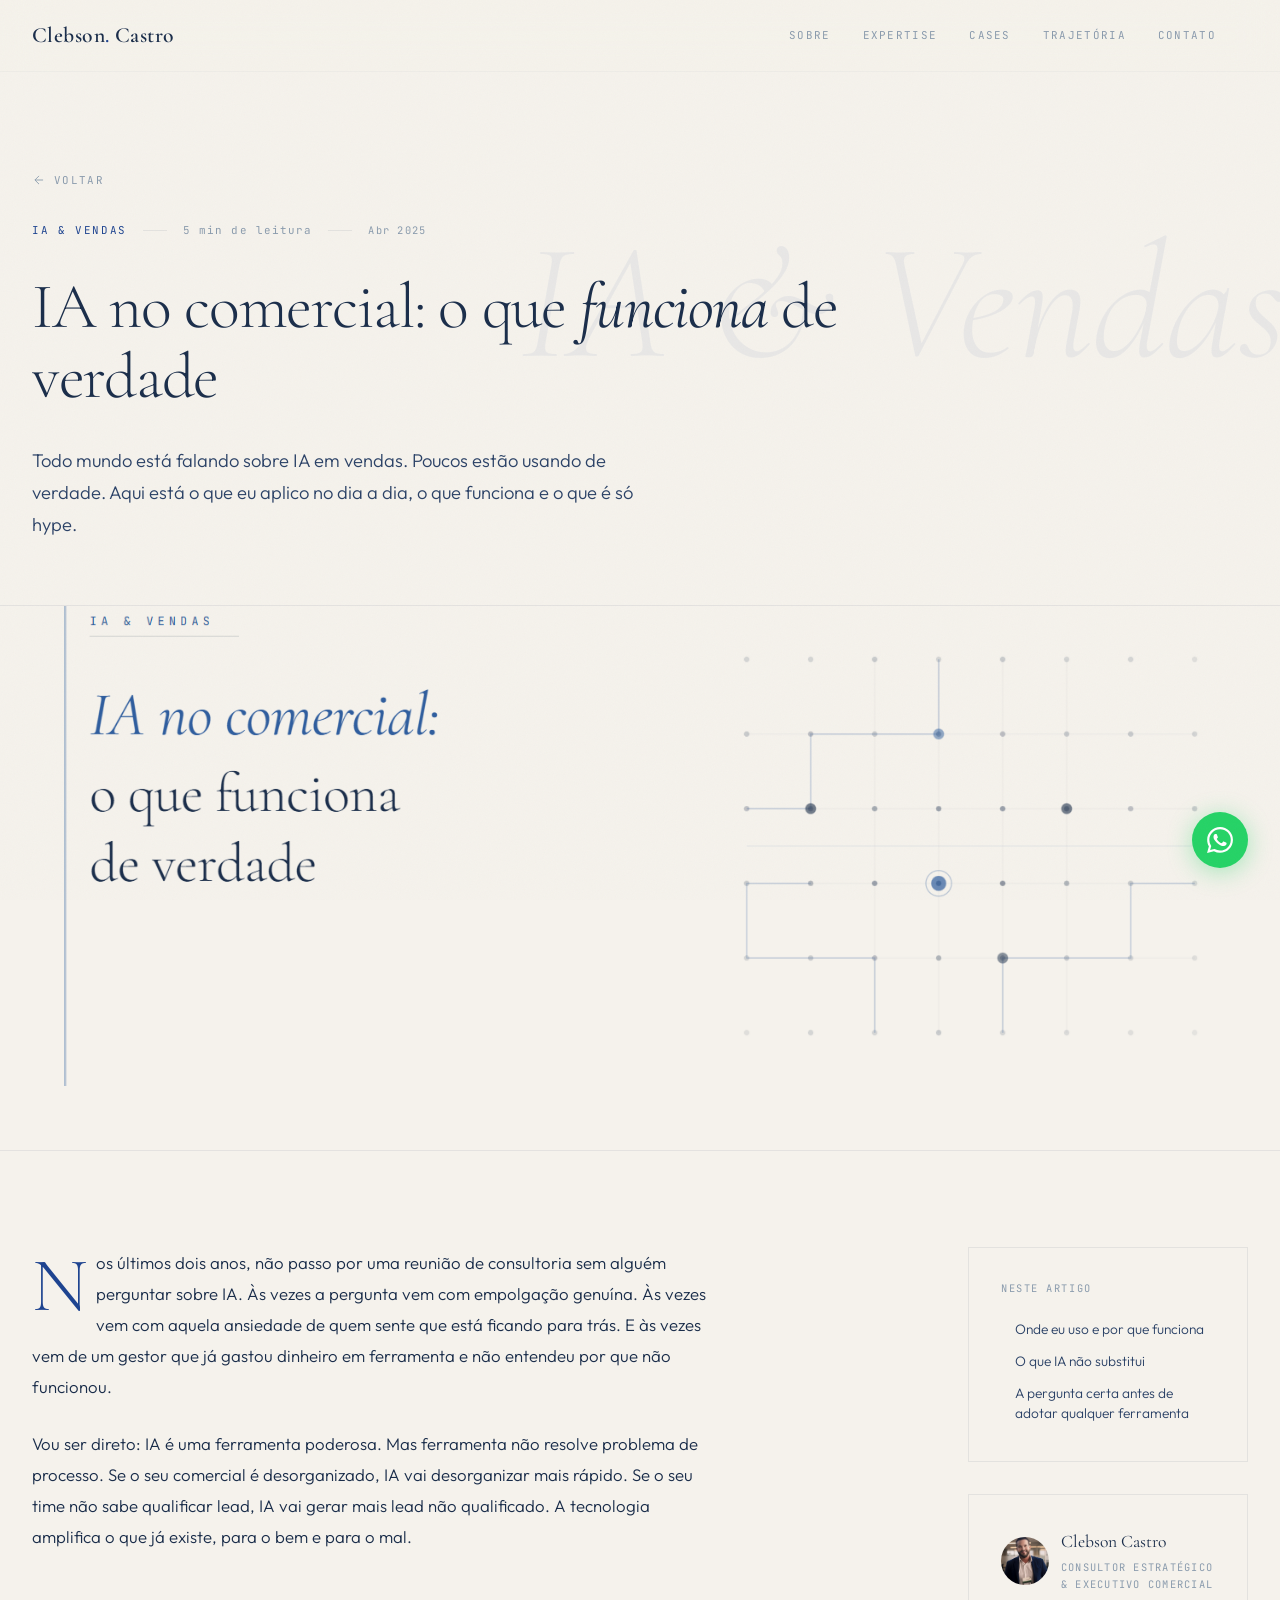
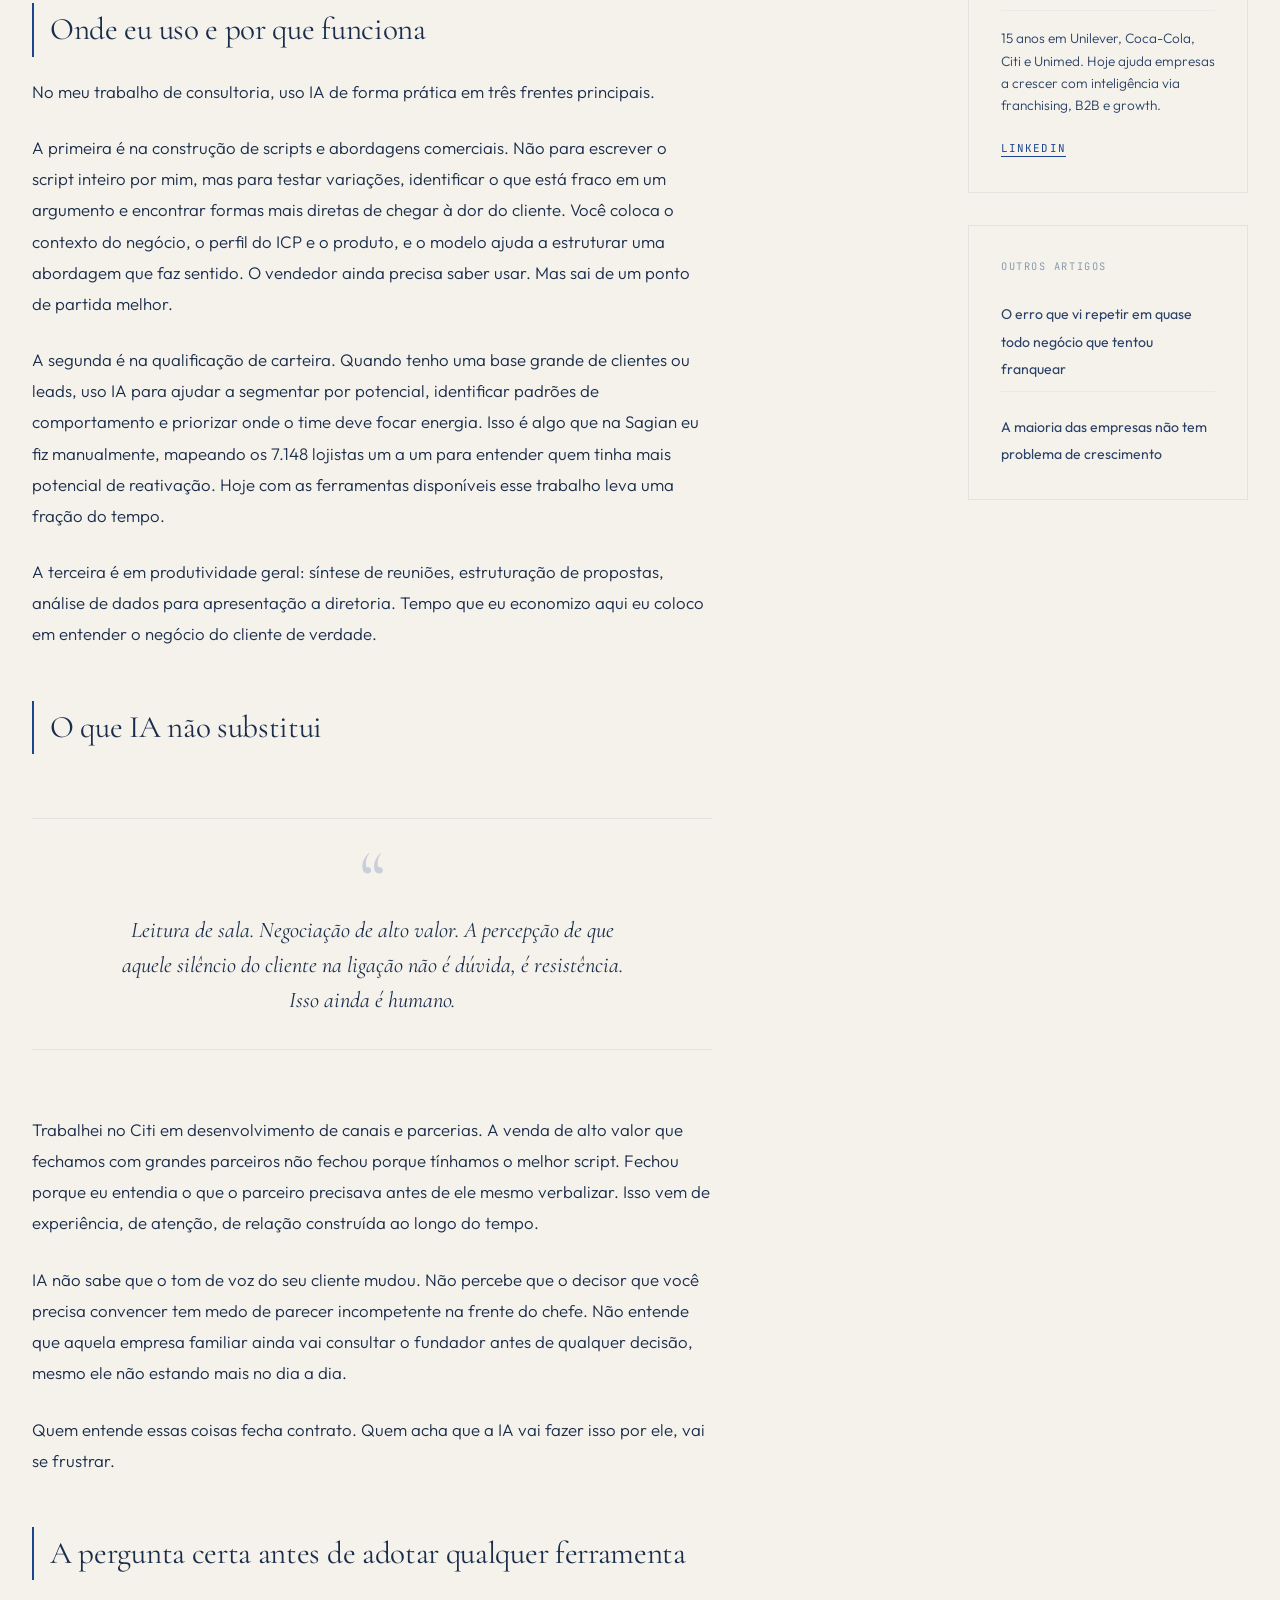
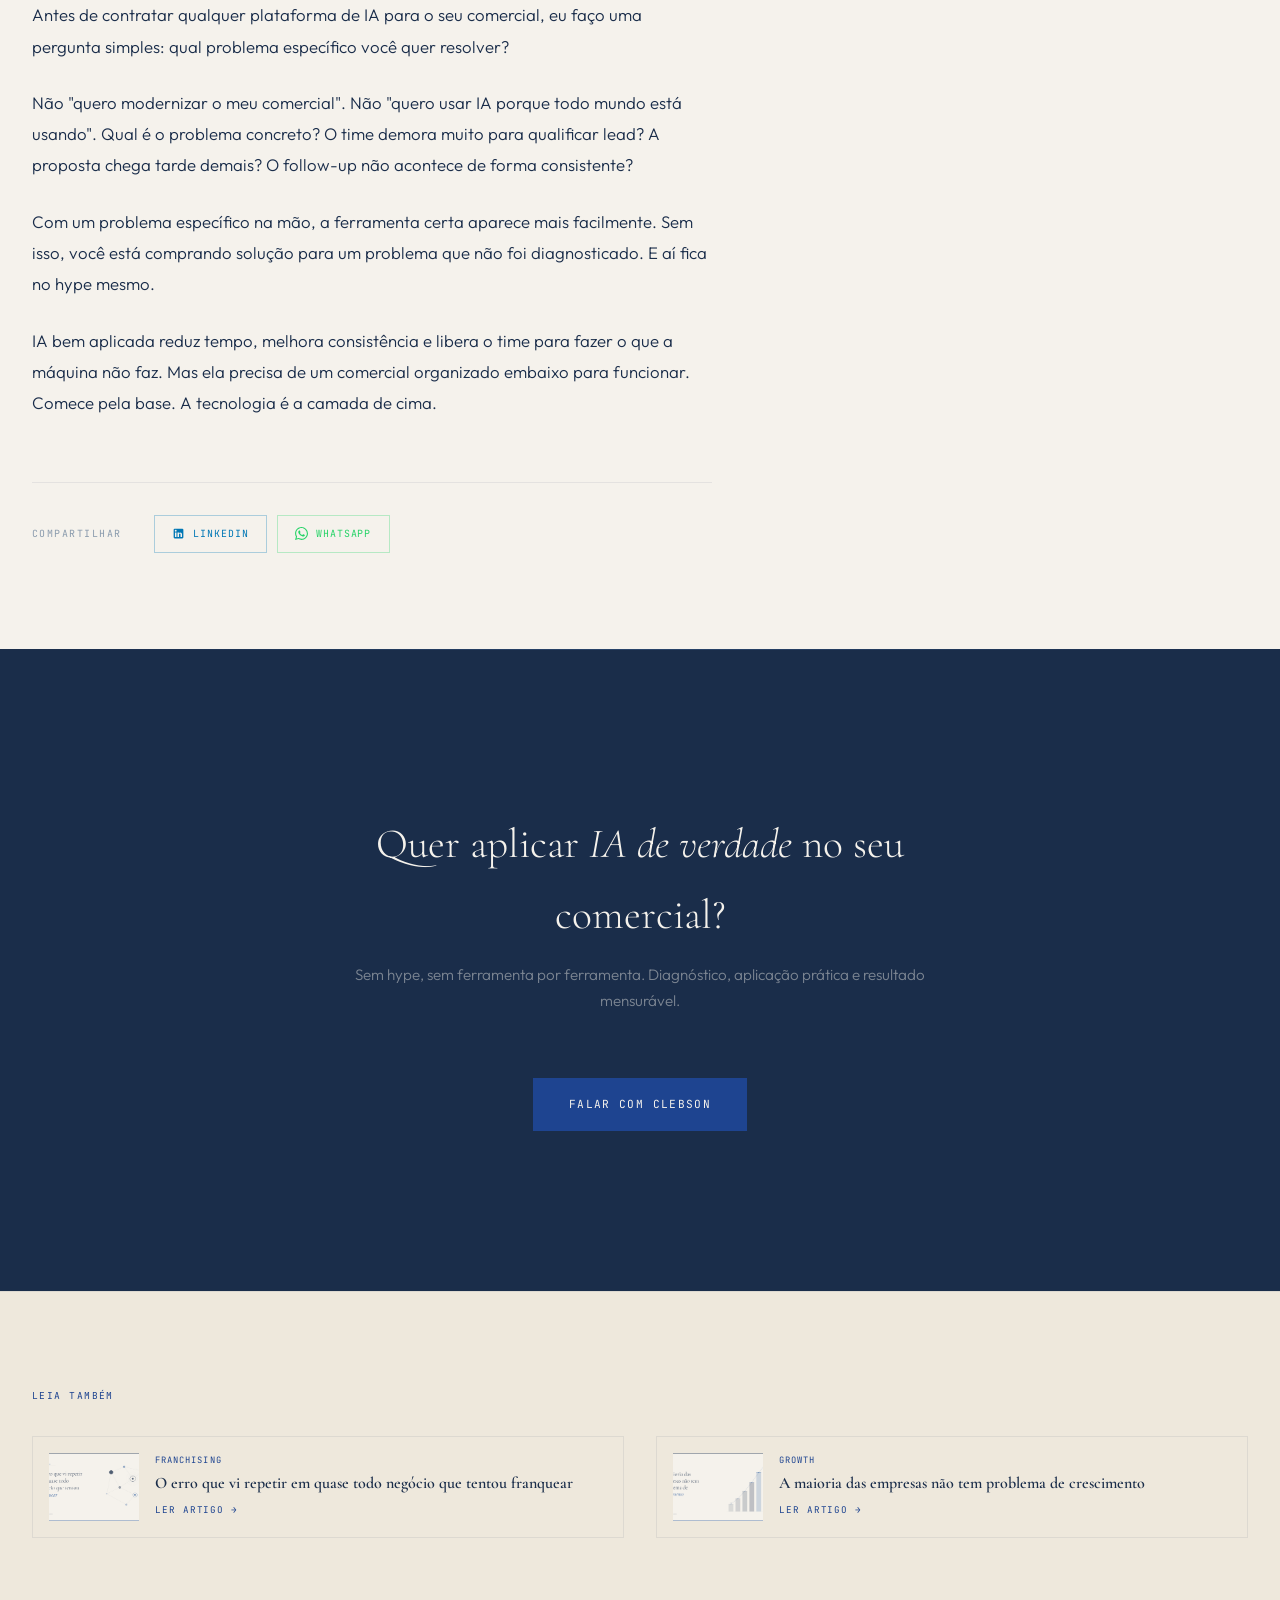
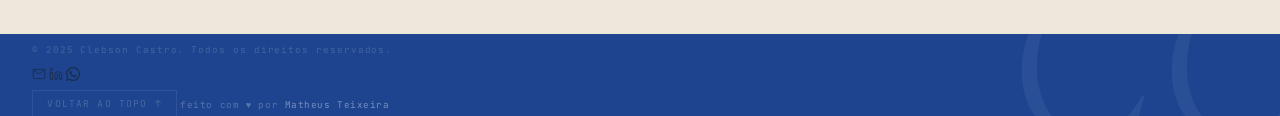
<file: artigo-ia-vendas.html>
<!DOCTYPE html>
<html lang="pt-BR">

<head>
  <meta charset="UTF-8">
  <meta name="viewport" content="width=device-width, initial-scale=1.0">

  <!-- Primary SEO -->
  <title>IA no comercial: o que funciona de verdade | Clebson Castro</title>
  <meta name="description" content="IA não resolve processo ruim. Se o seu comercial é desorganizado, ela vai desorganizar mais rápido. O que uso no dia a dia de consultoria, sem hype e sem ferramenta por ferramenta.">
  <meta name="keywords" content="IA aplicada a vendas, inteligência artificial comercial, ChatGPT para vendas, automação de vendas, IA B2B, produtividade comercial, qualificação de leads com IA, consultoria comercial">
  <meta name="author" content="Clebson Castro">
  <meta name="robots" content="index, follow, max-snippet:-1, max-image-preview:large">
  <link rel="canonical" href="https://clebsoncastro.com.br/artigo-ia-vendas.html">

  <!-- Open Graph -->
  <meta property="og:type" content="article">
  <meta property="og:title" content="IA no comercial: o que funciona de verdade">
  <meta property="og:description" content="IA não resolve processo ruim. Se o seu comercial é desorganizado, ela vai desorganizar mais rápido. O que uso no dia a dia, sem hype.">
  <meta property="og:image" content="https://clebsoncastro.com.br/images/capa-ia-vendas.png">
  <meta property="og:image:width" content="1200">
  <meta property="og:image:height" content="630">
  <meta property="og:image:alt" content="Capa do artigo sobre IA aplicada a vendas por Clebson Castro">
  <meta property="og:url" content="https://clebsoncastro.com.br/artigo-ia-vendas.html">
  <meta property="og:site_name" content="Clebson Castro">
  <meta property="og:locale" content="pt_BR">
  <meta property="article:author" content="Clebson Castro">
  <meta property="article:published_time" content="2025-04-08T00:00:00-03:00">
  <meta property="article:section" content="IA & Vendas">
  <meta property="article:tag" content="Inteligência Artificial">
  <meta property="article:tag" content="Vendas B2B">
  <meta property="article:tag" content="ChatGPT">
  <meta property="article:tag" content="Automação Comercial">

  <!-- Twitter Card -->
  <meta name="twitter:card" content="summary_large_image">
  <meta name="twitter:title" content="IA no comercial: o que funciona de verdade">
  <meta name="twitter:description" content="IA não resolve processo ruim. Se o seu comercial é desorganizado, ela vai desorganizar mais rápido. O que uso no dia a dia, sem hype.">
  <meta name="twitter:image" content="https://clebsoncastro.com.br/images/capa-ia-vendas.png">
  <meta name="twitter:image:alt" content="Capa do artigo sobre IA aplicada a vendas por Clebson Castro">

  <!-- JSON-LD Structured Data -->
  <script type="application/ld+json">
  {
    "@context": "https://schema.org",
    "@type": "Article",
    "headline": "IA no comercial: o que funciona de verdade",
    "description": "IA não resolve processo ruim. Se o seu comercial é desorganizado, ela vai desorganizar mais rápido. O que uso no dia a dia de consultoria, sem hype e sem ferramenta por ferramenta.",
    "image": "https://clebsoncastro.com.br/images/capa-ia-vendas.png",
    "author": {
      "@type": "Person",
      "name": "Clebson Castro",
      "url": "https://clebsoncastro.com.br",
      "sameAs": "https://linkedin.com/in/clebsoncastro",
      "jobTitle": "Consultor Estratégico & Executivo Comercial",
      "knowsAbout": ["IA aplicada a vendas", "Automação Comercial", "ChatGPT", "B2B", "Growth"]
    },
    "publisher": {
      "@type": "Person",
      "name": "Clebson Castro",
      "url": "https://clebsoncastro.com.br"
    },
    "datePublished": "2025-04-08T00:00:00-03:00",
    "dateModified": "2025-04-08T00:00:00-03:00",
    "mainEntityOfPage": {
      "@type": "WebPage",
      "@id": "https://clebsoncastro.com.br/artigo-ia-vendas.html"
    },
    "keywords": "IA aplicada a vendas, inteligência artificial comercial, ChatGPT para vendas, automação comercial, qualificação de leads",
    "articleSection": "IA & Vendas",
    "inLanguage": "pt-BR",
    "about": [
      { "@type": "Thing", "name": "Inteligência Artificial" },
      { "@type": "Thing", "name": "Vendas B2B" },
      { "@type": "Thing", "name": "Automação Comercial" },
      { "@type": "SoftwareApplication", "name": "ChatGPT" }
    ]
  }
  </script>

  <!-- Google Fonts -->
  <link rel="preconnect" href="https://fonts.googleapis.com">
  <link rel="preconnect" href="https://fonts.gstatic.com" crossorigin>
  <link href="https://fonts.googleapis.com/css2?family=Cormorant+Garamond:ital,wght@0,300;0,400;0,500;0,600;1,300;1,400&family=Outfit:wght@300;400;500;600&family=JetBrains+Mono:wght@400;500&display=swap" rel="stylesheet">
  <link rel="icon" type="image/svg+xml" href="favicon.svg">
  <link rel="apple-touch-icon" href="images/cleberson.jpeg">
  <link rel="stylesheet" href="css/style.css">
  <link rel="stylesheet" href="css/artigo.css">
</head>

<body>

  <div class="scroll-progress" id="scrollProgress" aria-hidden="true"></div>

  <nav class="nav" aria-label="Navegação principal">
    <div class="container">
      <a href="index.html" class="nav__logo">Clebson<span>.</span> Castro</a>
      <button class="nav__toggle" aria-label="Menu">
        <span></span><span></span><span></span>
      </button>
      <div class="nav__links">
        <a href="index.html#sobre" class="nav__link">Sobre</a>
        <a href="index.html#expertise" class="nav__link">Expertise</a>
        <a href="index.html#cases" class="nav__link">Cases</a>
        <a href="index.html#trajetoria" class="nav__link">Trajetória</a>
        <a href="index.html#contato" class="nav__link">Contato</a>
        <button class="nav__close" aria-label="Fechar menu">
          <span></span><span></span>
        </button>
      </div>
    </div>
  </nav>

  <main>

    <section class="artigo-hero">
      <div class="artigo-hero__deco" aria-hidden="true">IA & Vendas</div>
      <div class="container">
        <a href="index.html#perspectivas" class="artigo-voltar">
          <svg width="14" height="14" viewBox="0 0 24 24" fill="none" stroke="currentColor" stroke-width="1.5"><path d="M19 12H5"/><path d="M12 19l-7-7 7-7"/></svg>
          Voltar
        </a>
        <div class="artigo-hero__meta">
          <span class="artigo-hero__tema">IA & Vendas</span>
          <span class="artigo-hero__sep"></span>
          <span class="artigo-hero__leitura">5 min de leitura</span>
          <span class="artigo-hero__sep"></span>
          <span class="artigo-hero__data">Abr 2025</span>
        </div>
        <h1 class="artigo-hero__titulo">IA no comercial: o que <em>funciona</em> de verdade</h1>
        <p class="artigo-hero__intro">Todo mundo está falando sobre IA em vendas. Poucos estão usando de verdade. Aqui está o que eu aplico no dia a dia, o que funciona e o que é só hype.</p>
      </div>
    </section>

    <section class="artigo-capa">
      <img src="images/capa-ia-vendas.png" alt="Ilustração do artigo sobre IA em vendas" class="artigo-capa__img" loading="eager">
    </section>

    <section class="artigo-body">
      <div class="container">

        <article class="artigo-conteudo">

          <p>Nos últimos dois anos, não passo por uma reunião de consultoria sem alguém perguntar sobre IA. Às vezes a pergunta vem com empolgação genuína. Às vezes vem com aquela ansiedade de quem sente que está ficando para trás. E às vezes vem de um gestor que já gastou dinheiro em ferramenta e não entendeu por que não funcionou.</p>

          <p>Vou ser direto: IA é uma ferramenta poderosa. Mas ferramenta não resolve problema de processo. Se o seu comercial é desorganizado, IA vai desorganizar mais rápido. Se o seu time não sabe qualificar lead, IA vai gerar mais lead não qualificado. A tecnologia amplifica o que já existe, para o bem e para o mal.</p>

          <h2>Onde eu uso e por que funciona</h2>

          <p>No meu trabalho de consultoria, uso IA de forma prática em três frentes principais.</p>

          <p>A primeira é na construção de scripts e abordagens comerciais. Não para escrever o script inteiro por mim, mas para testar variações, identificar o que está fraco em um argumento e encontrar formas mais diretas de chegar à dor do cliente. Você coloca o contexto do negócio, o perfil do ICP e o produto, e o modelo ajuda a estruturar uma abordagem que faz sentido. O vendedor ainda precisa saber usar. Mas sai de um ponto de partida melhor.</p>

          <p>A segunda é na qualificação de carteira. Quando tenho uma base grande de clientes ou leads, uso IA para ajudar a segmentar por potencial, identificar padrões de comportamento e priorizar onde o time deve focar energia. Isso é algo que na Sagian eu fiz manualmente, mapeando os 7.148 lojistas um a um para entender quem tinha mais potencial de reativação. Hoje com as ferramentas disponíveis esse trabalho leva uma fração do tempo.</p>

          <p>A terceira é em produtividade geral: síntese de reuniões, estruturação de propostas, análise de dados para apresentação a diretoria. Tempo que eu economizo aqui eu coloco em entender o negócio do cliente de verdade.</p>

          <h2>O que IA não substitui</h2>

          <div class="artigo-destaque">
            <p>Leitura de sala. Negociação de alto valor. A percepção de que aquele silêncio do cliente na ligação não é dúvida, é resistência. Isso ainda é humano.</p>
          </div>

          <p>Trabalhei no Citi em desenvolvimento de canais e parcerias. A venda de alto valor que fechamos com grandes parceiros não fechou porque tínhamos o melhor script. Fechou porque eu entendia o que o parceiro precisava antes de ele mesmo verbalizar. Isso vem de experiência, de atenção, de relação construída ao longo do tempo.</p>

          <p>IA não sabe que o tom de voz do seu cliente mudou. Não percebe que o decisor que você precisa convencer tem medo de parecer incompetente na frente do chefe. Não entende que aquela empresa familiar ainda vai consultar o fundador antes de qualquer decisão, mesmo ele não estando mais no dia a dia.</p>

          <p>Quem entende essas coisas fecha contrato. Quem acha que a IA vai fazer isso por ele, vai se frustrar.</p>

          <h2>A pergunta certa antes de adotar qualquer ferramenta</h2>

          <p>Antes de contratar qualquer plataforma de IA para o seu comercial, eu faço uma pergunta simples: qual problema específico você quer resolver?</p>

          <p>Não "quero modernizar o meu comercial". Não "quero usar IA porque todo mundo está usando". Qual é o problema concreto? O time demora muito para qualificar lead? A proposta chega tarde demais? O follow-up não acontece de forma consistente?</p>

          <p>Com um problema específico na mão, a ferramenta certa aparece mais facilmente. Sem isso, você está comprando solução para um problema que não foi diagnosticado. E aí fica no hype mesmo.</p>

          <p>IA bem aplicada reduz tempo, melhora consistência e libera o time para fazer o que a máquina não faz. Mas ela precisa de um comercial organizado embaixo para funcionar. Comece pela base. A tecnologia é a camada de cima.</p>

          <div class="artigo-share">
            <span class="artigo-share__label">Compartilhar</span>
            <div class="artigo-share__buttons">
              <a href="https://www.linkedin.com/sharing/share-offsite/?url=https%3A%2F%2Fclebsoncastro.com.br%2Fartigo-ia-vendas.html" target="_blank" rel="noopener" class="artigo-share__btn artigo-share__btn--linkedin">
                <svg width="13" height="13" viewBox="0 0 24 24" fill="currentColor"><path d="M19 3a2 2 0 0 1 2 2v14a2 2 0 0 1-2 2H5a2 2 0 0 1-2-2V5a2 2 0 0 1 2-2h14m-.5 15.5v-5.3a3.26 3.26 0 0 0-3.26-3.26c-.85 0-1.84.52-2.32 1.3v-1.11h-2.79v8.37h2.79v-4.93c0-.77.62-1.4 1.39-1.4a1.4 1.4 0 0 1 1.4 1.4v4.93h2.79M6.88 8.56a1.68 1.68 0 0 0 1.68-1.68c0-.93-.75-1.69-1.68-1.69a1.69 1.69 0 0 0-1.69 1.69c0 .93.76 1.68 1.69 1.68m1.39 9.94v-8.37H5.5v8.37h2.77z"/></svg>
                LinkedIn
              </a>
              <a href="https://api.whatsapp.com/send?text=IA+no+comercial%3A+o+que+funciona+de+verdade%3A+https%3A%2F%2Fclebsoncastro.com.br%2Fartigo-ia-vendas.html" target="_blank" rel="noopener" class="artigo-share__btn artigo-share__btn--whatsapp">
                <svg width="13" height="13" viewBox="0 0 24 24" fill="currentColor"><path d="M17.472 14.382c-.297-.149-1.758-.867-2.03-.967-.273-.099-.471-.148-.67.15-.197.297-.767.966-.94 1.164-.173.199-.347.223-.644.075-.297-.15-1.255-.463-2.39-1.475-.883-.788-1.48-1.761-1.653-2.059-.173-.297-.018-.458.13-.606.134-.133.298-.347.446-.52.149-.174.198-.298.298-.497.099-.198.05-.371-.025-.52-.075-.149-.669-1.612-.916-2.207-.242-.579-.487-.5-.669-.51l-.57-.01c-.198 0-.52.074-.792.372-.272.297-1.04 1.016-1.04 2.479 0 1.462 1.065 2.875 1.213 3.074.149.198 2.096 3.2 5.077 4.487.709.306 1.262.489 1.694.625.712.227 1.36.195 1.871.118.571-.085 1.758-.719 2.006-1.413.248-.694.248-1.289.173-1.413-.074-.124-.272-.198-.57-.347m-5.421 7.403h-.004a9.87 9.87 0 01-5.031-1.378l-.361-.214-3.741.982.998-3.648-.235-.374a9.86 9.86 0 01-1.51-5.26c.001-5.45 4.436-9.884 9.888-9.884 2.64 0 5.122 1.03 6.988 2.898a9.825 9.825 0 012.893 6.994c-.003 5.45-4.437 9.884-9.885 9.884m8.413-18.297A11.815 11.815 0 0012.05 0C5.495 0 .16 5.335.157 11.892c0 2.096.547 4.142 1.588 5.945L.057 24l6.305-1.654a11.882 11.882 0 005.683 1.448h.005c6.554 0 11.89-5.335 11.893-11.893a11.821 11.821 0 00-3.48-8.413z"/></svg>
                WhatsApp
              </a>
            </div>
          </div>

        </article>

        <aside class="artigo-sidebar">
          <div class="artigo-toc">
            <span class="artigo-sidebar__outros-label">Neste artigo</span>
            <ul class="artigo-toc__lista"></ul>
          </div>

          <div class="artigo-sidebar__autor">
            <div class="artigo-sidebar__autor-header">
              <img src="images/cleberson.jpeg" alt="Clebson Castro" class="artigo-sidebar__foto" loading="lazy">
              <div>
                <p class="artigo-sidebar__nome">Clebson Castro</p>
                <p class="artigo-sidebar__cargo">Consultor Estratégico & Executivo Comercial</p>
              </div>
            </div>
            <p class="artigo-sidebar__bio">15 anos em Unilever, Coca-Cola, Citi e Unimed. Hoje ajuda empresas a crescer com inteligência via franchising, B2B e growth.</p>
            <a href="https://linkedin.com/in/clebsoncastro" target="_blank" rel="noopener" class="artigo-sidebar__link">LinkedIn</a>
          </div>

          <div class="artigo-sidebar__outros">
            <span class="artigo-sidebar__outros-label">Outros artigos</span>
            <ul class="artigo-sidebar__lista">
              <li><a href="artigo-franchising.html">O erro que vi repetir em quase todo negócio que tentou franquear</a></li>
              <li><a href="artigo-growth.html">A maioria das empresas não tem problema de crescimento</a></li>
            </ul>
          </div>
        </aside>

      </div>
    </section>

    <section class="artigo-cta">
      <div class="container">
        <div class="artigo-cta__inner">
          <div class="artigo-cta__texto">
            <h3>Quer aplicar <em>IA de verdade</em> no seu comercial?</h3>
            <p>Sem hype, sem ferramenta por ferramenta. Diagnóstico, aplicação prática e resultado mensurável.</p>
          </div>
          <a href="https://wa.me/5511945125351?text=Ol%C3%A1%20Clebson%2C%20vim%20pelo%20seu%20site%20e%20gostaria%20de%20conversar." target="_blank" rel="noopener" class="btn btn--primary">Falar com Clebson</a>
        </div>
      </div>
    </section>

    <!-- ===== ARTIGOS RELACIONADOS ===== -->
    <section class="artigos-relacionados">
      <div class="container">
        <p class="artigos-relacionados__header">Leia também</p>
        <div class="artigos-relacionados__grid">
          <a href="artigo-franchising.html" class="artigos-relacionados__card">
            <img src="images/capa-franchising.png" alt="Franchising" class="artigos-relacionados__img" loading="lazy">
            <div class="artigos-relacionados__meta">
              <span class="artigos-relacionados__tema">Franchising</span>
              <span class="artigos-relacionados__titulo">O erro que vi repetir em quase todo negócio que tentou franquear</span>
              <span class="artigos-relacionados__link">Ler artigo →</span>
            </div>
          </a>
          <a href="artigo-growth.html" class="artigos-relacionados__card">
            <img src="images/capa-growth.png" alt="Growth" class="artigos-relacionados__img" loading="lazy">
            <div class="artigos-relacionados__meta">
              <span class="artigos-relacionados__tema">Growth</span>
              <span class="artigos-relacionados__titulo">A maioria das empresas não tem problema de crescimento</span>
              <span class="artigos-relacionados__link">Ler artigo →</span>
            </div>
          </a>
        </div>
      </div>
    </section>

  </main>

  <footer class="footer">
    <div class="container">
      <span class="footer__copy">&copy; 2025 Clebson Castro. Todos os direitos reservados.</span>
      <div class="footer__links">
        <a href="mailto:contato@clebsoncastro.com.br" class="footer__icon" aria-label="E-mail">
          <svg width="14" height="14" viewBox="0 0 24 24" fill="none" stroke="currentColor" stroke-width="1.5"><rect x="2" y="4" width="20" height="16" rx="2"/><path d="m2 4 10 8 10-8"/></svg>
        </a>
        <a href="https://linkedin.com/in/clebsoncastro" target="_blank" rel="noopener" class="footer__icon" aria-label="LinkedIn">
          <svg width="14" height="14" viewBox="0 0 24 24" fill="none" stroke="currentColor" stroke-width="1.5"><path d="M16 8a6 6 0 0 1 6 6v7h-4v-7a2 2 0 0 0-4 0v7h-4v-7a6 6 0 0 1 6-6z"/><rect x="2" y="9" width="4" height="12"/><circle cx="4" cy="4" r="2"/></svg>
        </a>
        <a href="https://wa.me/5511945125351?text=Ol%C3%A1%20Clebson%2C%20vim%20pelo%20seu%20site%20e%20gostaria%20de%20conversar." target="_blank" rel="noopener" class="footer__icon" aria-label="WhatsApp">
          <svg width="14" height="14" viewBox="0 0 24 24" fill="currentColor"><path d="M17.472 14.382c-.297-.149-1.758-.867-2.03-.967-.273-.099-.471-.148-.67.15-.197.297-.767.966-.94 1.164-.173.199-.347.223-.644.075-.297-.15-1.255-.463-2.39-1.475-.883-.788-1.48-1.761-1.653-2.059-.173-.297-.018-.458.13-.606.134-.133.298-.347.446-.52.149-.174.198-.298.298-.497.099-.198.05-.371-.025-.52-.075-.149-.669-1.612-.916-2.207-.242-.579-.487-.5-.669-.51l-.57-.01c-.198 0-.52.074-.792.372-.272.297-1.04 1.016-1.04 2.479 0 1.462 1.065 2.875 1.213 3.074.149.198 2.096 3.2 5.077 4.487.709.306 1.262.489 1.694.625.712.227 1.36.195 1.871.118.571-.085 1.758-.719 2.006-1.413.248-.694.248-1.289.173-1.413-.074-.124-.272-.198-.57-.347m-5.421 7.403h-.004a9.87 9.87 0 01-5.031-1.378l-.361-.214-3.741.982.998-3.648-.235-.374a9.86 9.86 0 01-1.51-5.26c.001-5.45 4.436-9.884 9.888-9.884 2.64 0 5.122 1.03 6.988 2.898a9.825 9.825 0 012.893 6.994c-.003 5.45-4.437 9.884-9.885 9.884m8.413-18.297A11.815 11.815 0 0012.05 0C5.495 0 .16 5.335.157 11.892c0 2.096.547 4.142 1.588 5.945L.057 24l6.305-1.654a11.882 11.882 0 005.683 1.448h.005c6.554 0 11.89-5.335 11.893-11.893a11.821 11.821 0 00-3.48-8.413z"/></svg>
        </a>
      </div>
      <a href="#" class="footer__back">Voltar ao topo &uarr;</a>
      <span class="footer__dev">feito com &hearts; por <a href="https://matheusteixeira.com.br/" target="_blank" rel="noopener">Matheus Teixeira</a></span>
    </div>
  </footer>

  <a href="https://wa.me/5511945125351?text=Ol%C3%A1%20Clebson%2C%20vim%20pelo%20seu%20site%20e%20gostaria%20de%20conversar." target="_blank" rel="noopener" class="whatsapp-fab" aria-label="Falar no WhatsApp">
    <svg width="26" height="26" viewBox="0 0 24 24" fill="currentColor"><path d="M17.472 14.382c-.297-.149-1.758-.867-2.03-.967-.273-.099-.471-.148-.67.15-.197.297-.767.966-.94 1.164-.173.199-.347.223-.644.075-.297-.15-1.255-.463-2.39-1.475-.883-.788-1.48-1.761-1.653-2.059-.173-.297-.018-.458.13-.606.134-.133.298-.347.446-.52.149-.174.198-.298.298-.497.099-.198.05-.371-.025-.52-.075-.149-.669-1.612-.916-2.207-.242-.579-.487-.5-.669-.51l-.57-.01c-.198 0-.52.074-.792.372-.272.297-1.04 1.016-1.04 2.479 0 1.462 1.065 2.875 1.213 3.074.149.198 2.096 3.2 5.077 4.487.709.306 1.262.489 1.694.625.712.227 1.36.195 1.871.118.571-.085 1.758-.719 2.006-1.413.248-.694.248-1.289.173-1.413-.074-.124-.272-.198-.57-.347m-5.421 7.403h-.004a9.87 9.87 0 01-5.031-1.378l-.361-.214-3.741.982.998-3.648-.235-.374a9.86 9.86 0 01-1.51-5.26c.001-5.45 4.436-9.884 9.888-9.884 2.64 0 5.122 1.03 6.988 2.898a9.825 9.825 0 012.893 6.994c-.003 5.45-4.437 9.884-9.885 9.884m8.413-18.297A11.815 11.815 0 0012.05 0C5.495 0 .16 5.335.157 11.892c0 2.096.547 4.142 1.588 5.945L.057 24l6.305-1.654a11.882 11.882 0 005.683 1.448h.005c6.554 0 11.89-5.335 11.893-11.893a11.821 11.821 0 00-3.48-8.413z"/></svg>
  </a>

  <button id="backToTop" class="back-to-top" aria-label="Voltar ao topo">
    <svg width="16" height="16" viewBox="0 0 24 24" fill="none" stroke="currentColor" stroke-width="2"><path d="M12 19V5M5 12l7-7 7 7"/></svg>
  </button>

  <script src="js/main.js"></script>
</body>
</html>
</file>
<file: css/style.css>
/* ========================================
   CLEBSON CASTRO — Personal Site
   Aesthetic: Editorial Refined / Luxury
   ======================================== */

/* ===== CUSTOM PROPERTIES ===== */
:root {
  /* Palette — Editorial White */
  --color-cream: #f5f2ec;
  --color-cream-light: #eee8dc;
  --color-ink: #1a2d4a;
  --color-ink-soft: #2a4166;
  --color-gold: #1E4490;          /* azul royal do terno — assinatura Clebson */
  --color-gold-light: #2A56B8;    /* azul claro / hover */
  --color-gold-dark: #162E6A;     /* azul profundo */
  --color-muted: #8A9BAD;
  --color-line: rgba(26, 45, 74, 0.08);
  --color-line-light: rgba(26, 45, 74, 0.04);

  /* Typography */
  --font-display: 'Cormorant Garamond', 'Georgia', serif;
  --font-body: 'Outfit', sans-serif;
  --font-mono: 'JetBrains Mono', monospace;

  /* Spacing */
  --space-xs: 0.5rem;
  --space-sm: 1rem;
  --space-md: 2rem;
  --space-lg: 4rem;
  --space-xl: 6rem;
  --space-2xl: 10rem;

  /* Sizing */
  --container-max: 1280px;
  --nav-height: 72px;

  /* Transitions */
  --ease-out: cubic-bezier(0.16, 1, 0.3, 1);
  --ease-in-out: cubic-bezier(0.65, 0, 0.35, 1);
  --duration-base: 0.6s;
  --duration-fast: 0.3s;
}

/* ===== RESET & BASE ===== */
*,
*::before,
*::after {
  margin: 0;
  padding: 0;
  box-sizing: border-box;
}

html {
  scroll-behavior: smooth;
  scroll-padding-top: var(--nav-height);
  font-size: 16px;
  -webkit-font-smoothing: antialiased;
  -moz-osx-font-smoothing: grayscale;
  /* Firefox */
  scrollbar-width: thin;
  scrollbar-color: var(--color-gold) transparent;
}

/* Chrome / Safari / Edge */
::-webkit-scrollbar {
  width: 3px;
}

::-webkit-scrollbar-track {
  background: transparent;
}

::-webkit-scrollbar-thumb {
  background: linear-gradient(
    to bottom,
    var(--color-gold-light),
    var(--color-gold),
    var(--color-gold-dark)
  );
  border-radius: 999px;
}

::-webkit-scrollbar-thumb:hover {
  background: linear-gradient(
    to bottom,
    #4a7be0,
    var(--color-gold-light),
    var(--color-gold)
  );
}

body {
  font-family: var(--font-body);
  font-weight: 400;
  color: var(--color-ink);
  background-color: var(--color-cream);
  line-height: 1.7;
  overflow-x: hidden;
  position: relative;
}

/* Noise texture overlay */
body::before {
  content: '';
  position: fixed;
  inset: 0;
  z-index: 9999;
  pointer-events: none;
  opacity: 0.03;
  background-image: url("data:image/svg+xml,%3Csvg viewBox='0 0 256 256' xmlns='http://www.w3.org/2000/svg'%3E%3Cfilter id='noise'%3E%3CfeTurbulence type='fractalNoise' baseFrequency='0.9' numOctaves='4' stitchTiles='stitch'/%3E%3C/filter%3E%3Crect width='100%25' height='100%25' filter='url(%23noise)'/%3E%3C/svg%3E");
  background-repeat: repeat;
  background-size: 256px 256px;
}

img {
  display: block;
  max-width: 100%;
}

a {
  color: inherit;
  text-decoration: none;
}

ul, ol {
  list-style: none;
}

button {
  border: none;
  background: none;
  cursor: pointer;
  font-family: inherit;
}

/* ===== TYPOGRAPHY ===== */
.heading-xl {
  font-family: var(--font-display);
  font-size: clamp(3.5rem, 8vw, 7.5rem);
  font-weight: 300;
  line-height: 0.9;
  letter-spacing: -0.03em;
  color: var(--color-ink);
}

.heading-lg {
  font-family: var(--font-display);
  font-size: clamp(2rem, 4vw, 3.5rem);
  font-weight: 400;
  line-height: 1.1;
  letter-spacing: -0.01em;
}

.label {
  font-family: var(--font-mono);
  font-size: 0.68rem;
  font-weight: 400;
  letter-spacing: 0.15em;
  text-transform: uppercase;
  color: var(--color-gold);
  display: inline-block;
}

/* ===== UTILITY ===== */
.container {
  width: 100%;
  max-width: var(--container-max);
  margin: 0 auto;
  padding: 0 var(--space-md);
}

/* ===== SCROLL REVEAL ===== */
.reveal {
  opacity: 0;
  transform: translateY(40px);
  transition: opacity 0.7s var(--ease-out),
              transform 0.7s var(--ease-out);
}

.reveal.visible {
  opacity: 1;
  transform: translateY(0);
}

/* ===== NAV ===== */
.nav {
  position: fixed;
  top: 0;
  left: 0;
  right: 0;
  z-index: 1000;
  padding-top: env(safe-area-inset-top);
  height: var(--nav-height);
  display: flex;
  align-items: center;
  background: rgba(245, 242, 236, 0.85);
  backdrop-filter: blur(20px);
  -webkit-backdrop-filter: blur(20px);
  border-bottom: 1px solid var(--color-line-light);
}

.nav .container {
  display: flex;
  align-items: center;
  justify-content: space-between;
}

.nav__logo {
  font-family: var(--font-display);
  font-size: 1.35rem;
  font-weight: 600;
  letter-spacing: 0.02em;
  color: var(--color-ink);
}

.nav__logo span {
  color: var(--color-gold);
}

.nav__links {
  display: flex;
  gap: var(--space-md);
  align-items: center;
}

.nav__link {
  font-family: var(--font-mono);
  font-size: 0.68rem;
  letter-spacing: 0.12em;
  text-transform: uppercase;
  color: var(--color-muted);
  transition: color var(--duration-fast) var(--ease-out);
  position: relative;
}

.nav__link::after {
  content: '';
  position: absolute;
  bottom: -4px;
  left: 0;
  width: 0;
  height: 1px;
  background: var(--color-gold);
  transition: width var(--duration-fast) var(--ease-out);
}

.nav__link:hover,
.nav__link.active {
  color: var(--color-ink);
}

.nav__link:hover::after,
.nav__link.active::after {
  width: 100%;
}

/* Mobile toggle */
.nav__toggle {
  display: none;
  flex-direction: column;
  gap: 5px;
  padding: 4px;
  z-index: 1001;
}

.nav__toggle span {
  display: block;
  width: 24px;
  height: 1.5px;
  background: var(--color-ink);
  transition: transform var(--duration-fast) var(--ease-out),
              opacity var(--duration-fast) var(--ease-out);
}

.nav__toggle.active span:nth-child(1) {
  transform: rotate(45deg) translate(4px, 5px);
}

.nav__toggle.active span:nth-child(2) {
  opacity: 0;
}

.nav__toggle.active span:nth-child(3) {
  transform: rotate(-45deg) translate(4px, -5px);
}

/* ===== HERO ===== */
.hero {
  min-height: 100vh;
  display: grid;
  grid-template-columns: 1fr 1fr;
  padding-top: var(--nav-height);
  position: relative;
  overflow: hidden;
}

/* Decorative monogram */
.hero__monogram {
  position: absolute;
  top: 50%;
  left: 50%;
  transform: translate(-50%, -50%);
  font-family: var(--font-display);
  font-size: clamp(18rem, 30vw, 35rem);
  font-weight: 300;
  font-style: italic;
  color: var(--color-gold);
  opacity: 0;
  z-index: 1;
  pointer-events: none;
  line-height: 0.8;
  animation: monogramIn 2s var(--ease-out) 0.1s forwards;
}

@keyframes monogramIn {
  to {
    opacity: 0.04;
  }
}

.hero__content {
  display: flex;
  flex-direction: column;
  justify-content: center;
  padding: var(--space-xl) var(--space-md) var(--space-xl) var(--space-lg);
  position: relative;
  z-index: 3;
}

.hero__label {
  margin-bottom: var(--space-sm);
  position: relative;
  padding-left: 2.5rem;
}

.hero__label::before {
  content: '';
  position: absolute;
  left: 0;
  top: 50%;
  width: 1.8rem;
  height: 1px;
  background: var(--color-gold);
}

.hero__name {
  margin-bottom: var(--space-sm);
  position: relative;
}

.hero__name em {
  font-style: italic;
  color: var(--color-gold);
  display: block;
  font-size: 1.15em;
}

/* Name overlapping into the photo column */
.hero__name-overlap {
  position: absolute;
  right: -40%;
  bottom: 0;
  font-family: var(--font-display);
  font-size: clamp(5rem, 10vw, 10rem);
  font-weight: 300;
  font-style: italic;
  color: rgba(255, 255, 255, 0.12);
  line-height: 0.85;
  z-index: 5;
  pointer-events: none;
  mix-blend-mode: overlay;
}

.hero__role {
  font-family: var(--font-body);
  font-size: 1rem;
  font-weight: 300;
  color: var(--color-muted);
  letter-spacing: 0.04em;
  margin-bottom: var(--space-xs);
}

.hero__tagline {
  font-family: var(--font-body);
  font-size: 0.95rem;
  font-weight: 300;
  font-style: normal;
  color: var(--color-muted);
  line-height: 1.7;
  margin-bottom: var(--space-lg);
  position: relative;
  max-width: 480px;
}

.hero__ctas {
  display: flex;
  gap: var(--space-sm);
  margin-bottom: var(--space-xl);
  flex-wrap: wrap;
}

.btn {
  display: inline-flex;
  align-items: center;
  gap: 0.6rem;
  padding: 1rem 2.2rem;
  font-family: var(--font-mono);
  font-size: 0.7rem;
  letter-spacing: 0.12em;
  text-transform: uppercase;
  border-radius: 0;
  transition: all var(--duration-fast) var(--ease-out);
  position: relative;
}

.btn--primary {
  background: var(--color-ink);
  color: var(--color-cream);
}

.btn--primary:hover {
  background: var(--color-gold-dark);
}

.btn--primary .btn__arrow {
  transition: transform var(--duration-fast) var(--ease-out);
}

.btn--primary:hover .btn__arrow {
  transform: translateX(4px);
}

.btn--outline {
  background: transparent;
  color: var(--color-ink);
  border: 1px solid var(--color-line);
}

.btn--outline:hover {
  border-color: var(--color-gold);
  color: var(--color-gold);
}

.btn--ghost {
  background: transparent;
  color: var(--color-muted);
  border: none;
  padding: 1rem 1rem;
  font-size: 0.68rem;
}

.btn--ghost:hover {
  color: var(--color-gold);
}

/* Credentials strip */
.hero__credentials {
  display: flex;
  align-items: center;
  gap: 0;
  border-top: 1px solid var(--color-line);
  padding-top: var(--space-md);
}

.hero__credentials-label {
  font-family: var(--font-mono);
  font-size: 0.6rem;
  letter-spacing: 0.15em;
  text-transform: uppercase;
  color: var(--color-muted);
  white-space: nowrap;
  margin-right: var(--space-md);
}

.hero__logos {
  display: flex;
  align-items: center;
  gap: 0;
}

.hero__logo-text {
  font-family: var(--font-display);
  font-size: 1.05rem;
  font-weight: 600;
  letter-spacing: 0.08em;
  text-transform: uppercase;
  color: var(--color-ink);
  opacity: 0.8;
  padding: 0 var(--space-sm);
  position: relative;
  white-space: nowrap;
  transition: opacity var(--duration-fast) var(--ease-out);
}

.hero__logo-text:hover {
  opacity: 1;
}

.hero__logo-text:not(:last-child)::after {
  content: '';
  position: absolute;
  right: 0;
  top: 15%;
  height: 70%;
  width: 1px;
  background: var(--color-gold);
  opacity: 0.4;
}

/* Hero image */
.hero__image-col {
  position: relative;
  height: 100vh;
  overflow: hidden;
}

.hero__image-col::before {
  content: '';
  position: absolute;
  inset: 0;
  background: linear-gradient(to right, var(--color-cream) 0%, transparent 20%);
  z-index: 2;
}

.hero__image-col::after {
  content: '';
  position: absolute;
  bottom: 0;
  left: 0;
  right: 0;
  height: 25%;
  background: linear-gradient(to top, var(--color-cream) 0%, transparent 100%);
  z-index: 2;
}

.hero__image {
  width: 100%;
  height: 100%;
  object-fit: cover;
  object-position: top center;
}

/* Gold accent line extending from content into image */
.hero__accent-line {
  position: absolute;
  bottom: 30%;
  left: -5%;
  width: 110%;
  height: 1px;
  background: linear-gradient(to right, transparent, var(--color-gold), transparent);
  opacity: 0.2;
  z-index: 3;
  pointer-events: none;
}

/* Hero entrance — cinematic stagger */
.hero__label,
.hero__name,
.hero__role,
.hero__tagline,
.hero__ctas,
.hero__credentials {
  opacity: 0;
  transform: translateY(25px);
}

.hero__label     { animation: heroIn 0.9s var(--ease-out) 0.3s forwards; }
.hero__name      { animation: heroIn 1s var(--ease-out) 0.5s forwards; }
.hero__role      { animation: heroIn 0.9s var(--ease-out) 0.75s forwards; }
.hero__tagline   { animation: heroIn 0.9s var(--ease-out) 0.9s forwards; }
.hero__ctas      { animation: heroIn 0.9s var(--ease-out) 1.1s forwards; }
.hero__credentials { animation: heroIn 0.9s var(--ease-out) 1.35s forwards; }

.hero__image-col {
  opacity: 0;
  animation: heroImageIn 1.6s var(--ease-out) 0.2s forwards;
  clip-path: inset(0 0 0 100%);
}

@keyframes heroIn {
  to {
    opacity: 1;
    transform: translateY(0);
  }
}

@keyframes heroImageIn {
  to {
    opacity: 1;
    clip-path: inset(0 0 0 0%);
  }
}

/* ===== STATS BAR ===== */
.stats {
  background: var(--color-ink);
  color: var(--color-cream);
  padding: var(--space-lg) 0;
  position: relative;
}

.stats .container {
  display: grid;
  grid-template-columns: repeat(4, 1fr);
  gap: var(--space-md);
}

.stat {
  text-align: center;
  padding: var(--space-sm);
  position: relative;
}

.stat:not(:last-child)::after {
  content: '';
  position: absolute;
  right: 0;
  top: 20%;
  height: 60%;
  width: 1px;
  background: rgba(245, 242, 236, 0.08);
}

.stat__value {
  font-family: var(--font-display);
  font-size: clamp(2rem, 3.5vw, 3.2rem);
  font-weight: 300;
  color: var(--color-gold);
  line-height: 1;
  margin-bottom: 0.5rem;
}

.stat__value .counter-suffix {
  font-size: 0.6em;
  vertical-align: super;
  margin-left: 2px;
}

.stat__label {
  font-family: var(--font-mono);
  font-size: 0.62rem;
  letter-spacing: 0.12em;
  text-transform: uppercase;
  color: rgba(245, 242, 236, 0.4);
  margin-bottom: 0.25rem;
}

.stat__detail {
  font-family: var(--font-body);
  font-size: 0.8rem;
  color: rgba(245, 242, 236, 0.2);
  font-weight: 300;
}

/* ===== ABOUT ===== */
.about {
  padding: var(--space-2xl) 0;
  position: relative;
}

/* Decorative vertical text */
.about__deco {
  position: absolute;
  left: var(--space-md);
  top: 50%;
  transform: rotate(-90deg) translateX(-50%);
  transform-origin: left center;
  font-family: var(--font-mono);
  font-size: 0.55rem;
  letter-spacing: 0.3em;
  text-transform: uppercase;
  color: var(--color-line);
  white-space: nowrap;
  pointer-events: none;
}

.about .container {
  display: grid;
  grid-template-columns: 1.15fr 0.85fr;
  gap: var(--space-xl);
  align-items: center;
}

.about__label {
  margin-bottom: var(--space-sm);
}

.about__heading {
  margin-bottom: var(--space-lg);
}

.about__heading em {
  font-style: italic;
  color: var(--color-gold);
}

.about__text {
  margin-bottom: var(--space-md);
}

.about__text p {
  margin-bottom: var(--space-sm);
  color: var(--color-ink-soft);
  font-size: 1.05rem;
  line-height: 1.85;
}

.about__text p:first-child::first-line {
  font-weight: 500;
  color: var(--color-ink);
}

.about__highlight {
  border-left: 2px solid var(--color-gold);
  padding-left: var(--space-md);
  margin: var(--space-md) 0;
}

.about__highlight p {
  font-family: var(--font-display);
  font-size: 1.25rem !important;
  font-style: italic;
  color: var(--color-ink) !important;
  line-height: 1.6 !important;
}

.about__signature {
  font-family: var(--font-display);
  font-size: 1.6rem;
  font-weight: 400;
  font-style: italic;
  color: var(--color-gold);
  margin-top: var(--space-md);
}

.about__image-wrapper {
  position: relative;
}

.about__image-frame {
  position: relative;
  overflow: hidden;
}

.about__image-frame::after {
  content: '';
  position: absolute;
  inset: 0;
  border: 1px solid var(--color-gold);
  opacity: 0.15;
  pointer-events: none;
}

.about__image {
  width: 100%;
  aspect-ratio: 3 / 4;
  object-fit: cover;
  object-position: top center;
  filter: grayscale(20%) contrast(1.05);
  transition: filter 0.6s var(--ease-out);
}

.about__image-wrapper:hover .about__image {
  filter: grayscale(0%) contrast(1);
}

/* Offset border decoration */
.about__image-border {
  position: absolute;
  top: -16px;
  right: -16px;
  bottom: 16px;
  left: 16px;
  border: 1px solid var(--color-gold);
  opacity: 0.25;
  pointer-events: none;
}

/* ===== EXPERTISE ===== */
.expertise {
  padding: var(--space-2xl) 0;
  background: var(--color-cream-light);
  position: relative;
}

.expertise__header {
  text-align: center;
  margin-bottom: var(--space-xl);
}

.expertise__header .label {
  margin-bottom: var(--space-sm);
}

.expertise__header em {
  font-style: italic;
  color: var(--color-gold);
}

.expertise__grid {
  display: grid;
  grid-template-columns: repeat(2, 1fr);
  gap: 1px;
  background: var(--color-line);
  border: 1px solid var(--color-line);
}

.expertise__card--featured {
  border-left: 3px solid var(--color-gold);
}

.expertise__card--featured .expertise__card-number {
  opacity: 0.3;
}

.expertise__card--featured:hover .expertise__card-number {
  opacity: 0.5;
}

.expertise__card {
  background: var(--color-cream-light);
  padding: var(--space-lg) var(--space-md) var(--space-md);
  position: relative;
  transition: background var(--duration-fast) var(--ease-out);
  overflow: hidden;
}

/* Gold top accent */
.expertise__card::before {
  content: '';
  position: absolute;
  top: 0;
  left: 0;
  width: 0;
  height: 2px;
  background: var(--color-gold);
  transition: width 0.5s var(--ease-out);
}

.expertise__card:hover::before {
  width: 100%;
}

.expertise__card:hover {
  background: var(--color-cream);
}

.expertise__card-number {
  font-family: var(--font-display);
  font-size: 3.5rem;
  font-weight: 300;
  color: var(--color-gold);
  opacity: 0.15;
  line-height: 1;
  margin-bottom: var(--space-xs);
  transition: opacity var(--duration-fast) var(--ease-out);
}

.expertise__card:hover .expertise__card-number {
  opacity: 0.35;
}

.expertise__card-title {
  font-family: var(--font-display);
  font-size: 1.35rem;
  font-weight: 600;
  margin-bottom: var(--space-sm);
  line-height: 1.2;
}

.expertise__card-desc {
  font-size: 0.9rem;
  color: var(--color-muted);
  line-height: 1.7;
}

.expertise__card-tag {
  display: inline-block;
  margin-top: var(--space-sm);
  font-family: var(--font-mono);
  font-size: 0.58rem;
  letter-spacing: 0.1em;
  text-transform: uppercase;
  color: var(--color-gold);
  opacity: 0.6;
  border: 1px solid currentColor;
  padding: 0.25rem 0.6rem;
}

/* ===== TIMELINE ===== */
.timeline-section {
  padding: var(--space-2xl) 0;
}

.timeline-section__header {
  text-align: center;
  margin-bottom: var(--space-xl);
}

.timeline-section__header .label {
  margin-bottom: var(--space-sm);
}

.timeline-section__header em {
  font-style: italic;
  color: var(--color-gold);
}

.timeline {
  max-width: 820px;
  margin: 0 auto;
  position: relative;
  padding-left: var(--space-lg);
}

.timeline::before {
  content: '';
  position: absolute;
  left: 0;
  top: 0;
  bottom: 0;
  width: 1px;
  background: linear-gradient(to bottom, transparent, var(--color-gold), var(--color-line), transparent);
}

.timeline__item {
  position: relative;
  padding-bottom: var(--space-xl);
}

.timeline__item:last-child {
  padding-bottom: 0;
}

.timeline__dot {
  position: absolute;
  left: calc(-1 * var(--space-lg) - 5px);
  top: 6px;
  width: 11px;
  height: 11px;
  border-radius: 50%;
  border: 2px solid var(--color-gold);
  background: var(--color-cream);
  transition: background var(--duration-fast) var(--ease-out),
              transform var(--duration-fast) var(--ease-out);
}

.timeline__item:first-child .timeline__dot {
  background: var(--color-gold);
  box-shadow: 0 0 0 4px rgba(30, 68, 144, 0.15);
}

.timeline__period {
  margin-bottom: var(--space-xs);
}

.timeline__title {
  font-family: var(--font-display);
  font-size: 1.5rem;
  font-weight: 600;
  margin-bottom: 0.6rem;
  line-height: 1.2;
}

.timeline__org {
  font-family: var(--font-body);
  font-weight: 400;
  font-size: 0.95rem;
  color: var(--color-muted);
  margin-bottom: var(--space-sm);
}

.timeline__desc {
  font-size: 0.95rem;
  color: var(--color-ink-soft);
  line-height: 1.75;
  max-width: 600px;
}

.timeline__result {
  display: inline-flex;
  align-items: center;
  gap: 0.4rem;
  margin-top: var(--space-sm);
  font-family: var(--font-mono);
  font-size: 0.62rem;
  letter-spacing: 0.1em;
  text-transform: uppercase;
  color: var(--color-gold);
  padding: 0.35rem 0.8rem;
  border: 1px solid rgba(30, 68, 144, 0.3);
  background: rgba(30, 68, 144, 0.04);
}

/* ===== CONTACT ===== */
.contact {
  background: #000;
  color: var(--color-cream);
  position: relative;
  overflow: hidden;
}

/* Barra superior */
.contact__topbar {
  border-bottom: 1px solid rgba(245, 242, 236, 0.07);
}

.contact__topbar-inner {
  display: flex;
  align-items: center;
  justify-content: space-between;
  padding-top: var(--space-sm);
  padding-bottom: var(--space-sm);
}

.contact__topbar-label {
  font-family: var(--font-mono);
  font-size: 0.6rem;
  letter-spacing: 0.2em;
  text-transform: uppercase;
  color: var(--color-gold);
}

.contact__topbar-urgency {
  display: flex;
  align-items: center;
  gap: 0.5rem;
  font-family: var(--font-mono);
  font-size: 0.6rem;
  letter-spacing: 0.12em;
  text-transform: uppercase;
  color: rgba(245, 242, 236, 0.3);
}

.contact__topbar-urgency strong {
  color: rgba(245, 242, 236, 0.55);
  font-weight: 400;
}

.contact__urgency-dot {
  width: 5px;
  height: 5px;
  border-radius: 50%;
  background: var(--color-gold);
  flex-shrink: 0;
  animation: urgencyPulse 2s ease-in-out infinite;
}

/* Corpo principal */
.contact__main {
  display: grid;
  grid-template-columns: 1fr 1fr;
  border-bottom: 1px solid rgba(245, 242, 236, 0.07);
}

.contact__statement {
  padding: var(--space-xl) var(--space-md) var(--space-xl) 0;
  border-right: 1px solid rgba(245, 242, 236, 0.07);
}

.contact__heading {
  font-family: var(--font-display);
  font-size: clamp(3rem, 5.5vw, 6.5rem);
  font-weight: 300;
  line-height: 1;
  letter-spacing: -0.02em;
  color: var(--color-cream);
}

.contact__heading em {
  font-style: italic;
  color: var(--color-gold);
  opacity: 0.85;
}

.contact__action {
  padding: var(--space-xl) 0 var(--space-xl) var(--space-md);
  display: flex;
  flex-direction: column;
  justify-content: space-between;
  gap: var(--space-lg);
}

.contact__sub {
  font-size: 1rem;
  line-height: 1.75;
  color: rgba(245, 242, 236, 0.45);
  max-width: 400px;
}

.contact__ctas {
  display: flex;
  flex-direction: column;
  gap: 0.5rem;
}

.contact__cta-primary {
  display: flex;
  align-items: center;
  justify-content: space-between;
  padding: 1.3rem var(--space-md);
  background: var(--color-gold);
  color: var(--color-cream);
  font-family: var(--font-mono);
  font-size: 0.7rem;
  letter-spacing: 0.12em;
  text-transform: uppercase;
  transition: background var(--duration-fast) var(--ease-out);
}

.contact__cta-primary span {
  font-family: var(--font-display);
  font-style: italic;
  font-size: 0.9rem;
  text-transform: none;
  letter-spacing: 0;
  opacity: 0.75;
}

.contact__cta-primary:hover {
  background: var(--color-gold-light);
}

.contact__cta-secondary {
  display: flex;
  align-items: center;
  justify-content: space-between;
  padding: 1rem var(--space-md);
  border: 1px solid rgba(245, 242, 236, 0.1);
  color: rgba(245, 242, 236, 0.45);
  font-family: var(--font-mono);
  font-size: 0.65rem;
  letter-spacing: 0.12em;
  text-transform: uppercase;
  transition: border-color var(--duration-fast) var(--ease-out),
              color var(--duration-fast) var(--ease-out);
}

.contact__cta-secondary span {
  opacity: 0.5;
}

.contact__cta-secondary:hover {
  border-color: var(--color-gold);
  color: var(--color-gold-light);
}

/* Faixa de evidências */
.contact__evidence {
  border-top: none;
}

.contact__evidence-inner {
  display: grid;
  grid-template-columns: repeat(4, 1fr);
  padding-left: 0;
  padding-right: 0;
}

.contact__evidence-item {
  padding: var(--space-md) var(--space-md);
  border-right: 1px solid rgba(245, 242, 236, 0.06);
  display: flex;
  flex-direction: column;
  gap: 0.4rem;
}

.contact__evidence-item:last-child {
  border-right: none;
}

.contact__evidence-num {
  font-family: var(--font-display);
  font-size: clamp(1.3rem, 2.2vw, 1.9rem);
  font-weight: 300;
  color: var(--color-gold);
  line-height: 1;
}

.contact__evidence-label {
  font-family: var(--font-mono);
  font-size: 0.57rem;
  letter-spacing: 0.1em;
  text-transform: uppercase;
  color: rgba(245, 242, 236, 0.25);
  line-height: 1.55;
}

/* Responsivo */
@media (max-width: 768px) {
  .contact__main {
    grid-template-columns: 1fr;
  }

  .contact__statement {
    padding: var(--space-lg) 0;
    border-right: none;
    border-bottom: 1px solid rgba(245, 242, 236, 0.07);
  }

  .contact__action {
    padding: var(--space-lg) 0;
    gap: var(--space-md);
  }

  .contact__evidence-inner {
    grid-template-columns: repeat(2, 1fr);
  }

  .contact__evidence-item:nth-child(2) {
    border-right: none;
  }

  .contact__evidence-item:nth-child(3) {
    border-right: 1px solid rgba(245, 242, 236, 0.06);
  }
}

/* ===== COMPETENCIES ===== */
.competencies {
  padding: var(--space-2xl) 0;
  background: var(--color-cream);
}

.competencies__header {
  max-width: 760px;
  margin: 0 auto var(--space-lg);
  text-align: center;
}

.competencies__header .label {
  margin-bottom: var(--space-sm);
}

.competencies__header em {
  font-style: italic;
  color: var(--color-gold);
}

.competencies__intro {
  font-size: 1rem;
  color: var(--color-muted);
  line-height: 1.75;
  margin-top: var(--space-sm);
}

.competencies__pills {
  display: flex;
  flex-wrap: wrap;
  gap: 0.75rem;
  justify-content: center;
  max-width: 900px;
  margin: 0 auto;
}

.pill {
  font-family: var(--font-mono);
  font-size: 0.68rem;
  letter-spacing: 0.1em;
  text-transform: uppercase;
  color: var(--color-gold);
  border: 1px solid rgba(30, 68, 144, 0.3);
  padding: 0.5rem 1.2rem;
  background: rgba(30, 68, 144, 0.04);
  transition: background var(--duration-fast) var(--ease-out),
              color var(--duration-fast) var(--ease-out),
              border-color var(--duration-fast) var(--ease-out);
  cursor: default;
}

.pill:hover {
  background: var(--color-gold);
  color: var(--color-cream);
  border-color: var(--color-gold);
}

/* ===== CASES ===== */
.cases {
  padding: var(--space-2xl) 0;
  background: var(--color-cream-light);
}

.cases__header {
  text-align: center;
  margin-bottom: var(--space-xl);
}

.cases__header .label {
  margin-bottom: var(--space-sm);
}

.cases__header em {
  font-style: italic;
  color: var(--color-gold);
}

.cases__grid {
  display: grid;
  grid-template-columns: repeat(2, 1fr);
  gap: var(--space-md);
}

.cases__card {
  background: var(--color-cream);
  padding: var(--space-lg) var(--space-md);
  border-top: 2px solid var(--color-gold);
  position: relative;
}

.cases__card--placeholder {
  opacity: 0.45;
  border-top: 2px dashed var(--color-gold);
  background: transparent;
  border: 1px dashed var(--color-line);
  border-top: 2px dashed var(--color-gold);
  display: flex;
  flex-direction: column;
  align-items: center;
  justify-content: center;
  min-height: 220px;
  text-align: center;
}

.cases__card-tag {
  font-family: var(--font-mono);
  font-size: 0.6rem;
  letter-spacing: 0.12em;
  text-transform: uppercase;
  color: var(--color-gold);
  display: block;
  margin-bottom: var(--space-sm);
}

.cases__card-title {
  font-family: var(--font-display);
  font-size: 1.25rem;
  font-weight: 600;
  line-height: 1.2;
  margin-bottom: var(--space-md);
}

.cases__flow {
  display: grid;
  gap: var(--space-sm);
}

.cases__flow dt {
  font-family: var(--font-mono);
  font-size: 0.6rem;
  letter-spacing: 0.12em;
  text-transform: uppercase;
  color: var(--color-muted);
  margin-bottom: 0.2rem;
}

.cases__flow dd {
  font-size: 0.92rem;
  color: var(--color-ink-soft);
  line-height: 1.65;
  margin: 0;
}

.cases__placeholder-text {
  font-family: var(--font-mono);
  font-size: 0.65rem;
  letter-spacing: 0.1em;
  text-transform: uppercase;
  color: var(--color-muted);
}

/* ===== INSIGHTS ===== */
.insights {
  padding: var(--space-2xl) 0;
  background: var(--color-cream);
}

.insights__header {
  text-align: center;
  margin-bottom: var(--space-xl);
}

.insights__header .label {
  margin-bottom: var(--space-sm);
}

.insights__header em {
  font-style: italic;
  color: var(--color-gold);
}

.insights__grid {
  display: grid;
  grid-template-columns: repeat(3, 1fr);
  gap: var(--space-md);
}

.insights__card {
  border: 1px solid var(--color-line);
  padding: var(--space-md);
  display: flex;
  flex-direction: column;
  gap: var(--space-xs);
  transition: border-color var(--duration-fast) var(--ease-out);
}

.insights__card:hover {
  border-color: var(--color-gold);
}

.insights__card--placeholder {
  opacity: 0.45;
  border-style: dashed;
}

.insights__card-theme {
  font-family: var(--font-mono);
  font-size: 0.6rem;
  letter-spacing: 0.12em;
  text-transform: uppercase;
  color: var(--color-gold);
}

.insights__card-title {
  font-family: var(--font-display);
  font-size: 1.15rem;
  font-weight: 600;
  line-height: 1.3;
  margin: 0.25rem 0 0.5rem;
}

.insights__card-desc {
  font-size: 0.88rem;
  color: var(--color-muted);
  line-height: 1.7;
  flex: 1;
}

.insights__card-link {
  font-family: var(--font-mono);
  font-size: 0.62rem;
  letter-spacing: 0.1em;
  text-transform: uppercase;
  color: var(--color-gold);
  margin-top: var(--space-sm);
  transition: opacity var(--duration-fast) var(--ease-out);
}

.insights__card-link:hover {
  opacity: 0.7;
}

/* CTA Duplo — Contact Doors */
.contact__doors {
  display: flex;
  gap: var(--space-md);
  justify-content: center;
  flex-wrap: wrap;
  align-items: stretch;
}

.btn--door {
  display: flex;
  flex-direction: column;
  align-items: center;
  justify-content: center;
  gap: 0.4rem;
  padding: var(--space-md) var(--space-lg);
  font-family: var(--font-mono);
  font-size: 0.72rem;
  letter-spacing: 0.12em;
  text-transform: uppercase;
  min-width: 240px;
  transition: all var(--duration-fast) var(--ease-out);
}

.btn--door small {
  font-size: 0.58rem;
  letter-spacing: 0.08em;
  opacity: 0.5;
  text-transform: none;
  font-family: var(--font-body);
}

.btn--door--primary {
  background: var(--color-gold);
  color: var(--color-cream);
  border: 1px solid var(--color-gold);
}

.btn--door--primary:hover {
  background: var(--color-gold-light);
  border-color: var(--color-gold-light);
  transform: translateY(-2px);
}

.btn--door--secondary {
  background: transparent;
  color: rgba(245, 242, 236, 0.7);
  border: 1px solid rgba(245, 242, 236, 0.15);
}

.btn--door--secondary:hover {
  border-color: var(--color-gold);
  color: var(--color-gold);
  transform: translateY(-2px);
}

/* WhatsApp — CTA principal */
.btn--contact-primary {
  background: var(--color-gold);
  border-color: var(--color-gold);
  color: var(--color-cream);
  padding: 1.1rem 2.8rem;
  font-size: 0.72rem;
}

.btn--contact-primary:hover {
  background: var(--color-gold-light);
  border-color: var(--color-gold-light);
  color: #fff;
}

/* ===== FOOTER ===== */
.footer {
  background: var(--color-gold);
  position: relative;
  overflow: hidden;
}

/* Marca d'água decorativa */
.footer::before {
  content: 'CC';
  position: absolute;
  right: -0.1em;
  bottom: -0.25em;
  font-family: var(--font-display);
  font-size: clamp(12rem, 20vw, 20rem);
  font-weight: 300;
  font-style: italic;
  color: rgba(255, 255, 255, 0.06);
  line-height: 1;
  pointer-events: none;
  user-select: none;
}

.footer__top {
  padding: var(--space-lg) 0 var(--space-md);
  border-bottom: 1px solid rgba(245, 242, 236, 0.05);
}

.footer__grid {
  display: grid;
  grid-template-columns: 1.4fr 1fr 1fr;
  gap: var(--space-lg);
  align-items: start;
}

.footer__col--brand {
  display: flex;
  flex-direction: column;
  gap: 0;
}

.footer__brand-mono {
  font-family: var(--font-display);
  font-size: clamp(2.2rem, 4vw, 3.5rem);
  font-weight: 300;
  font-style: italic;
  color: var(--color-cream);
  line-height: 0.9;
  letter-spacing: -0.02em;
  margin-bottom: 0.5rem;
  opacity: 0.9;
}

.footer__brand-name {
  font-family: var(--font-mono);
  font-size: 0.58rem;
  letter-spacing: 0.18em;
  text-transform: uppercase;
  color: rgba(245, 242, 236, 0.3);
  margin-bottom: 0.75rem;
}

.footer__brand-tagline {
  font-family: var(--font-display);
  font-size: 1rem;
  font-weight: 300;
  font-style: italic;
  color: rgba(245, 242, 236, 0.45);
  line-height: 1.5;
  margin-bottom: var(--space-sm);
}

.footer__social {
  display: flex;
  gap: 0.75rem;
  align-items: center;
}

.footer__social-link {
  display: inline-flex;
  align-items: center;
  justify-content: center;
  width: 34px;
  height: 34px;
  border: 1px solid rgba(245, 242, 236, 0.1);
  color: rgba(245, 242, 236, 0.3);
  transition: border-color var(--duration-fast) var(--ease-out),
              color var(--duration-fast) var(--ease-out),
              background var(--duration-fast) var(--ease-out);
}

.footer__social-link:hover {
  border-color: rgba(255, 255, 255, 0.6);
  color: var(--color-cream);
  background: rgba(255, 255, 255, 0.1);
}

.footer__col-label {
  display: block;
  font-family: var(--font-mono);
  font-size: 0.58rem;
  letter-spacing: 0.2em;
  text-transform: uppercase;
  color: rgba(245, 242, 236, 0.22);
  margin-bottom: 0.9rem;
  padding-bottom: 0.5rem;
  border-bottom: 1px solid rgba(245, 242, 236, 0.06);
}

.footer__nav {
  display: flex;
  flex-direction: column;
  gap: 0;
}

.footer__nav-link {
  font-family: var(--font-display);
  font-size: 0.95rem;
  font-weight: 300;
  color: rgba(245, 242, 236, 0.45);
  padding: 0.3rem 0;
  border-bottom: 1px solid rgba(245, 242, 236, 0.04);
  display: flex;
  align-items: center;
  justify-content: space-between;
  transition: color var(--duration-fast) var(--ease-out),
              padding-left var(--duration-fast) var(--ease-out);
}

.footer__nav-link::after {
  content: '→';
  font-family: var(--font-mono);
  font-size: 0.7rem;
  opacity: 0;
  transition: opacity var(--duration-fast) var(--ease-out),
              transform var(--duration-fast) var(--ease-out);
  transform: translateX(-6px);
}

.footer__nav-link:hover {
  color: var(--color-cream);
  padding-left: 0.5rem;
}

.footer__nav-link:hover::after {
  opacity: 0.5;
  transform: translateX(0);
}

.footer__channels {
  display: flex;
  flex-direction: column;
  gap: 0;
  margin-bottom: var(--space-sm);
}

.footer__channel {
  display: flex;
  align-items: center;
  gap: 0.6rem;
  font-family: var(--font-mono);
  font-size: 0.65rem;
  letter-spacing: 0.08em;
  color: rgba(245, 242, 236, 0.4);
  padding: 0.4rem 0;
  border-bottom: 1px solid rgba(245, 242, 236, 0.04);
  transition: color var(--duration-fast) var(--ease-out);
}

.footer__channel:hover {
  color: var(--color-cream);
}

.footer__channel-icon {
  color: rgba(255, 255, 255, 0.6);
  opacity: 0.7;
  transition: opacity var(--duration-fast) var(--ease-out),
              transform var(--duration-fast) var(--ease-out);
}

.footer__channel:hover .footer__channel-icon {
  opacity: 1;
  transform: translate(2px, -2px);
}

.footer__availability {
  display: inline-flex;
  align-items: center;
  gap: 0.5rem;
  font-family: var(--font-mono);
  font-size: 0.58rem;
  letter-spacing: 0.1em;
  text-transform: uppercase;
  color: rgba(245, 242, 236, 0.25);
  margin-top: 0.5rem;
}

.footer__avail-dot {
  width: 5px;
  height: 5px;
  border-radius: 50%;
  background: rgba(255, 255, 255, 0.7);
  flex-shrink: 0;
  animation: urgencyPulse 2s ease-in-out infinite;
}

.footer__bar {
  padding: var(--space-sm) 0;
  padding-bottom: calc(var(--space-sm) + env(safe-area-inset-bottom));
}

.footer__bar .container {
  display: flex;
  align-items: center;
  justify-content: space-between;
}

.footer__copy {
  font-family: var(--font-mono);
  font-size: 0.58rem;
  letter-spacing: 0.1em;
  color: rgba(245, 242, 236, 0.18);
}

.footer__back {
  font-family: var(--font-mono);
  font-size: 0.6rem;
  letter-spacing: 0.12em;
  text-transform: uppercase;
  color: rgba(245, 242, 236, 0.2);
  transition: color var(--duration-fast) var(--ease-out),
              border-color var(--duration-fast) var(--ease-out);
  border: 1px solid rgba(245, 242, 236, 0.08);
  padding: 0.4rem 0.9rem;
}

.footer__back:hover {
  color: var(--color-cream);
  border-color: rgba(255, 255, 255, 0.4);
}

.footer__dev {
  font-family: var(--font-mono);
  font-size: 0.58rem;
  letter-spacing: 0.06em;
  color: rgba(255, 255, 255, 0.25);
}

.footer__dev a {
  color: rgba(255, 255, 255, 0.4);
  text-decoration: none;
  transition: color var(--duration-fast) var(--ease-out);
}

.footer__dev a:hover {
  color: var(--color-cream);
}

@media (max-width: 900px) {
  .footer__grid {
    grid-template-columns: 1fr 1fr;
    gap: var(--space-lg);
  }
  .footer__col--brand {
    grid-column: 1 / -1;
  }
}

@media (max-width: 600px) {
  .footer__grid {
    grid-template-columns: 1fr;
  }
  .footer__col--brand {
    grid-column: 1;
  }
  .footer__bar .container {
    flex-wrap: wrap;
    gap: var(--space-xs);
    justify-content: center;
    text-align: center;
  }
}

/* ===== SCROLL PROGRESS ===== */
.scroll-progress {
  position: fixed;
  top: 0;
  left: 0;
  height: 2px;
  width: 0%;
  background: linear-gradient(to right, var(--color-gold), var(--color-gold-light));
  z-index: 9998;
  transition: width 0.08s linear;
  pointer-events: none;
}

/* ===== HERO SCROLL HINT ===== */
.hero__scroll {
  position: absolute;
  bottom: var(--space-lg);
  left: 50%;
  transform: translateX(-50%);
  z-index: 3;
  display: flex;
  flex-direction: column;
  align-items: center;
  opacity: 0;
  animation: heroIn 0.9s var(--ease-out) 2s forwards;
}

.hero__scroll-line {
  width: 1px;
  height: 52px;
  background: linear-gradient(to bottom, var(--color-gold), transparent);
  animation: scrollLinePulse 2.4s ease-in-out 2.5s infinite;
}

@keyframes scrollLinePulse {
  0%, 100% { transform: scaleY(1); transform-origin: top; opacity: 0.5; }
  50% { transform: scaleY(0.3); transform-origin: top; opacity: 1; }
}

/* ===== MANIFESTO ===== */
.manifesto {
  background: var(--color-ink);
  padding: var(--space-xl) 0;
  position: relative;
  overflow: hidden;
}

.manifesto::before {
  content: '"';
  position: absolute;
  top: -0.1em;
  left: var(--space-md);
  font-family: var(--font-display);
  font-size: clamp(10rem, 18vw, 18rem);
  font-weight: 300;
  font-style: italic;
  color: var(--color-gold);
  opacity: 0.05;
  line-height: 1;
  pointer-events: none;
}

.manifesto .container {
  display: flex;
  justify-content: center;
}

.manifesto__quote {
  max-width: 880px;
  text-align: center;
  border: none;
  padding: 0;
  margin: 0;
}

.manifesto__quote p {
  font-family: var(--font-display);
  font-size: clamp(1.5rem, 3vw, 2.5rem);
  font-weight: 300;
  font-style: italic;
  color: var(--color-cream);
  line-height: 1.45;
  margin-bottom: var(--space-md);
}

.manifesto__quote cite {
  font-family: var(--font-mono);
  font-size: 0.65rem;
  letter-spacing: 0.2em;
  text-transform: uppercase;
  color: var(--color-gold);
  font-style: normal;
}

/* ===== ABOUT ACHIEVEMENTS ===== */
.about__achievements {
  display: flex;
  gap: var(--space-lg);
  margin-top: var(--space-md);
  padding-top: var(--space-md);
  border-top: 1px solid var(--color-line);
}

.about__achievement {
  display: flex;
  flex-direction: column;
  gap: 0.3rem;
}

.about__achievement-num {
  font-family: var(--font-display);
  font-size: 2.2rem;
  font-weight: 300;
  font-style: italic;
  color: var(--color-gold);
  line-height: 1;
}

.about__achievement-label {
  font-family: var(--font-mono);
  font-size: 0.6rem;
  letter-spacing: 0.12em;
  text-transform: uppercase;
  color: var(--color-muted);
}

/* ===== METHODOLOGY ===== */
.methodology {
  padding: var(--space-2xl) 0;
  background: var(--color-ink);
  color: var(--color-cream);
  position: relative;
  overflow: hidden;
}

.methodology::after {
  content: '';
  position: absolute;
  top: 0;
  left: 0;
  right: 0;
  height: 1px;
  background: linear-gradient(to right, transparent, rgba(42, 86, 184, 0.35), transparent);
}

.methodology__header {
  text-align: center;
  margin-bottom: var(--space-xl);
}

.methodology__header .label {
  color: var(--color-gold-light);
  margin-bottom: var(--space-sm);
}

.methodology__header .heading-lg {
  color: var(--color-cream);
}

.methodology__header .heading-lg em {
  color: var(--color-gold-light);
  font-style: italic;
}

.methodology__flow {
  display: flex;
  align-items: flex-start;
  justify-content: center;
  gap: var(--space-md);
  flex-wrap: wrap;
}

.methodology__step {
  display: flex;
  align-items: flex-start;
  gap: 1rem;
  max-width: 260px;
  flex: 0 0 auto;
}

.methodology__step-num {
  font-family: var(--font-display);
  font-size: 3.2rem;
  font-weight: 300;
  color: var(--color-gold);
  opacity: 0.25;
  line-height: 1;
  flex-shrink: 0;
  padding-top: 0.2rem;
}

.methodology__step-body {
  padding-top: 0.5rem;
}

.methodology__step-title {
  font-family: var(--font-display);
  font-size: 1.4rem;
  font-weight: 600;
  color: var(--color-cream);
  margin-bottom: 0.5rem;
  line-height: 1.15;
}

.methodology__step-desc {
  font-size: 0.88rem;
  color: rgba(245, 242, 236, 0.45);
  line-height: 1.7;
}

.methodology__arrow {
  color: rgba(42, 86, 184, 0.35);
  flex-shrink: 0;
  align-self: flex-start;
  padding-top: 1.6rem;
}

/* ===== CASES METRICS ===== */
.cases__card-metric {
  margin-bottom: var(--space-md);
  padding-bottom: var(--space-sm);
  border-bottom: 1px solid var(--color-line-light);
  display: flex;
  align-items: baseline;
  gap: 0.75rem;
  flex-wrap: wrap;
}

.cases__metric-number {
  font-family: var(--font-display);
  font-size: clamp(2rem, 3vw, 3rem);
  font-weight: 300;
  font-style: italic;
  color: var(--color-gold);
  line-height: 1;
}

.cases__metric-label {
  font-family: var(--font-mono);
  font-size: 0.58rem;
  letter-spacing: 0.14em;
  text-transform: uppercase;
  color: var(--color-muted);
}

/* ===== RESPONSIVE ===== */

/* ---- TABLET (≤1024px) ---- */
@media (max-width: 1024px) {
  .hero {
    grid-template-columns: 1fr;
    min-height: auto;
  }

  .hero__content {
    padding: var(--space-xl) var(--space-md);
    text-align: left;
  }

  .hero__name-overlap {
    display: none;
  }

  .hero__image-col {
    height: 50vh;
    clip-path: none;
    animation-name: fadeIn;
  }

  .hero__image-col::before {
    background: linear-gradient(to bottom, var(--color-cream) 0%, transparent 30%),
                linear-gradient(to top, var(--color-cream) 8%, transparent 50%);
  }

  .hero__monogram {
    font-size: 14rem;
  }

  .about .container {
    grid-template-columns: 1fr;
    gap: var(--space-lg);
  }

  .about__image-wrapper {
    max-width: 420px;
    margin: 0 auto;
  }

  .about__deco {
    display: none;
  }

  .expertise__grid {
    grid-template-columns: repeat(2, 1fr);
  }

  .cases__grid {
    grid-template-columns: repeat(2, 1fr);
  }

  .insights__grid {
    grid-template-columns: repeat(2, 1fr);
  }

  .methodology__step {
    max-width: 200px;
  }

  .methodology__arrow {
    padding-top: 1.2rem;
  }
}

/* ---- MOBILE (≤768px) ---- */
@media (max-width: 768px) {
  :root {
    --space-lg: 2.75rem;
    --space-xl: 4rem;
    --space-2xl: 5.5rem;
  }

  /* Container mais justo */
  .container {
    padding: 0 1.5rem;
  }

  /* Nav — toggle com tap target adequado */
  .nav__toggle {
    display: flex;
    padding: 10px 8px;
    margin-right: -8px;
    min-width: 44px;
    min-height: 44px;
    align-items: center;
    justify-content: center;
  }

  .nav__links {
    position: fixed;
    top: 0;
    left: 0;
    right: 0;
    height: 100dvh;
    z-index: 1002;
    background-color: var(--color-cream);
    flex-direction: column;
    justify-content: center;
    align-items: center;
    gap: 0;
    opacity: 0;
    visibility: hidden;
    transition: opacity var(--duration-fast) var(--ease-out),
                visibility var(--duration-fast) var(--ease-out);
  }

  .nav__links.open {
    opacity: 1;
    visibility: visible;
  }

  .nav__links .nav__link {
    font-size: 0.78rem;
    letter-spacing: 0.2em;
    padding: 1.1rem 2rem;  /* tap target generoso */
    width: 100%;
    text-align: center;
    border-bottom: 1px solid var(--color-line-light);
  }

  .nav__links .nav__link:first-child {
    border-top: 1px solid var(--color-line-light);
  }

  /* Botão fechar — fixo na base do overlay */
  .nav__close {
    position: absolute;
    bottom: 2.5rem;
    left: 50%;
    transform: translateX(-50%);
    width: 52px;
    height: 52px;
    border-radius: 50%;
    border: 1.5px solid var(--color-line);
    background: transparent;
    display: flex;
    align-items: center;
    justify-content: center;
    cursor: pointer;
    flex-shrink: 0;
  }

  .nav__close span {
    display: block;
    width: 20px;
    height: 1.5px;
    background: var(--color-ink);
    position: absolute;
  }

  .nav__close span:nth-child(1) { transform: rotate(45deg); }
  .nav__close span:nth-child(2) { transform: rotate(-45deg); }

  /* FAB WhatsApp sobe quando o menu está aberto */
  body.nav-open .whatsapp-fab {
    bottom: 7rem;
    transition: bottom var(--duration-fast) var(--ease-out),
                transform var(--duration-fast) var(--ease-out),
                box-shadow var(--duration-fast) var(--ease-out);
  }

  /* Hero — foto acima, conteúdo abaixo */
  .hero {
    display: flex;
    flex-direction: column;
  }

  .hero__image-col {
    order: 0;
    height: 52vw;
    min-height: 240px;
    max-height: 360px;
    clip-path: none;
    animation-name: fadeIn;
  }

  .hero__image-col::before {
    background: linear-gradient(to bottom, var(--color-cream) 0%, transparent 25%),
                linear-gradient(to top, var(--color-cream) 15%, transparent 55%);
  }

  .hero__content {
    order: 1;
    padding: var(--space-md) 1.5rem var(--space-lg);
  }

  .hero__tagline {
    margin-bottom: var(--space-md);
    max-width: 100%;
  }

  .hero__ctas {
    margin-bottom: var(--space-md);
    gap: 0.75rem;
    flex-wrap: wrap;
  }

  .hero__monogram {
    font-size: 10rem;
  }

  .hero__credentials {
    flex-direction: column;
    align-items: flex-start;
    gap: 0.75rem;
  }

  .hero__logos {
    flex-wrap: wrap;
    gap: 0;
  }

  .hero__logo-text {
    font-size: 0.75rem;
    padding: 0.2rem var(--space-sm);
  }

  /* Stats — 2×2 limpo */
  .stats .container {
    grid-template-columns: repeat(2, 1fr);
    gap: 1px;
    background: rgba(245, 242, 236, 0.06);
  }

  .stat {
    padding: var(--space-md) var(--space-sm);
    background: var(--color-ink);
  }

  .stat:not(:last-child)::after {
    display: none;
  }

  /* About */
  .about__text p {
    font-size: 1rem;
    line-height: 1.8;
  }

  .about__highlight {
    padding-left: var(--space-sm);
  }

  .about__highlight p {
    font-size: 1.1rem !important;
  }

  /* Competências — pills centralizadas */
  .competencies__header {
    text-align: center;
  }

  .competencies__intro {
    text-align: left;
  }

  .competencies__pills {
    justify-content: flex-start;
  }

  /* Expertise — 1 coluna com divisão por linha */
  .expertise__grid {
    grid-template-columns: 1fr;
    gap: 0;
  }

  .expertise__card {
    border-left: none !important;
    border-top: 1px solid var(--color-line-light);
    padding: var(--space-md);
  }

  .expertise__card--featured {
    border-left: 3px solid var(--color-gold) !important;
  }

  /* Cases */
  .cases__grid,
  .insights__grid {
    grid-template-columns: 1fr;
  }

  /* Manifesto */
  .manifesto__quote p {
    font-size: clamp(1.3rem, 5vw, 1.8rem);
  }

  /* Methodology — empilhar verticalmente com conector */
  .methodology__flow {
    flex-direction: column;
    align-items: flex-start;
    gap: 0;
    max-width: 400px;
    margin: 0 auto;
    position: relative;
    padding-left: 1.75rem;
  }

  .methodology__flow::before {
    content: '';
    position: absolute;
    left: 0;
    top: 1.2rem;
    bottom: 1.2rem;
    width: 1px;
    background: linear-gradient(to bottom, var(--color-gold-light), rgba(42, 86, 184, 0.1));
    opacity: 0.35;
  }

  .methodology__step {
    position: relative;
    padding-bottom: var(--space-lg);
  }

  .methodology__step::before {
    content: '';
    position: absolute;
    left: calc(-1.75rem - 4px);
    top: 0.85rem;
    width: 9px;
    height: 9px;
    border-radius: 50%;
    border: 1.5px solid var(--color-gold-light);
    background: var(--color-ink);
  }

  .methodology__step:first-child::before {
    background: var(--color-gold);
    box-shadow: 0 0 0 3px rgba(42, 86, 184, 0.2);
  }

  .methodology__step:last-child {
    padding-bottom: 0;
  }

  .methodology__arrow {
    display: none;
  }

  /* About achievements */
  .about__achievements {
    gap: var(--space-md);
  }

  .about__achievement-num {
    font-size: 1.8rem;
  }

  /* Hero scroll hint — ocultar em mobile */
  .hero__scroll {
    display: none;
  }

  .cases__card {
    padding: var(--space-md) 1.25rem;
  }

  /* Timeline — margem ajustada */
  .timeline {
    padding-left: 2.25rem;
  }

  .timeline__dot {
    left: calc(-2.25rem - 5px);
    width: 9px;
    height: 9px;
  }

  .timeline__title {
    font-size: 1.25rem;
  }

  .timeline__desc {
    max-width: 100%;
  }

  /* Contato — botões empilhados e cheios */
  .contact__buttons,
  .contact__doors {
    flex-direction: column;
    align-items: stretch;
    width: 100%;
    max-width: 340px;
    margin-left: auto;
    margin-right: auto;
    gap: 0.75rem;
  }

  .btn--door {
    width: 100%;
    min-width: unset;
    justify-content: center;
    text-align: center;
  }

  /* Footer */
  .footer .container {
    flex-direction: column;
    gap: var(--space-sm);
    text-align: center;
  }
}

/* ---- SMALL MOBILE (≤480px) ---- */
@media (max-width: 480px) {
  :root {
    --space-lg: 2.25rem;
    --space-xl: 3.5rem;
    --space-2xl: 5rem;
  }

  .container {
    padding: 0 1.25rem;
  }

  .hero__image-col {
    height: 48vw;
    min-height: 200px;
    max-height: 300px;
  }

  /* CTAs empilhados e cheios */
  .hero__ctas {
    flex-direction: column;
    align-items: stretch;
  }

  .btn {
    justify-content: center;
    min-height: 48px;  /* tap target iOS/Android */
  }

  .btn--contact,
  .btn--contact-primary {
    width: 100%;
    justify-content: center;
  }

  .hero__monogram {
    display: none;
  }

  /* Stats — números menores mas legíveis */
  .stat__value {
    font-size: clamp(1.75rem, 8vw, 2.5rem);
  }

  /* Cases DL */
  .cases__flow {
    gap: 0.6rem;
  }

  .cases__flow dd {
    font-size: 0.9rem;
  }

  /* Timeline compacta */
  .timeline {
    padding-left: 2rem;
  }

  .timeline__dot {
    left: calc(-2rem - 5px);
  }

  .timeline__desc {
    font-size: 0.9rem;
  }
}

/* ===== WHATSAPP FAB ===== */
.whatsapp-fab {
  position: fixed;
  bottom: 2rem;
  right: 2rem;
  width: 56px;
  height: 56px;
  border-radius: 50%;
  background: #25D366;
  color: #fff;
  display: flex;
  align-items: center;
  justify-content: center;
  box-shadow: 0 4px 24px rgba(37, 211, 102, 0.38);
  z-index: 9000;
  transition: transform var(--duration-fast) var(--ease-out),
              box-shadow var(--duration-fast) var(--ease-out);
  text-decoration: none;
}

.whatsapp-fab:hover {
  transform: scale(1.1) translateY(-2px);
  box-shadow: 0 8px 32px rgba(37, 211, 102, 0.55);
}

@media (max-width: 768px) {
  .whatsapp-fab {
    bottom: 1.5rem;
    right: 1.25rem;
    width: 52px;
    height: 52px;
  }
}

/* ===== INSIGHTS CARDS COM IMAGEM ===== */
.insights__card {
  padding: 0;
  gap: 0;
}

.insights__card-img-wrap {
  overflow: hidden;
  display: block;
  border-bottom: 1px solid var(--color-line-light);
}

.insights__card-img {
  width: 100%;
  height: 190px;
  object-fit: cover;
  display: block;
  transition: transform 0.7s var(--ease-out);
}

.insights__card:hover .insights__card-img {
  transform: scale(1.04);
}

.insights__card-body {
  padding: var(--space-md);
  display: flex;
  flex-direction: column;
  gap: var(--space-xs);
  flex: 1;
}

/* ===== DEPOIMENTOS ===== */
.testimonials {
  padding: var(--space-2xl) 0;
  background: var(--color-cream-light);
}

.testimonials__header {
  text-align: center;
  margin-bottom: var(--space-xl);
}

.testimonials__header .label {
  margin-bottom: var(--space-sm);
}

.testimonials__header em {
  font-style: italic;
  color: var(--color-gold);
}

.testimonials__grid {
  display: grid;
  grid-template-columns: repeat(2, 1fr);
  gap: var(--space-md);
  max-width: 960px;
  margin: 0 auto;
}

.testimonial {
  background: var(--color-cream);
  padding: var(--space-lg) var(--space-md) var(--space-md);
  border-top: 2px solid var(--color-gold);
  position: relative;
  margin: 0;
}

.testimonial::before {
  content: '\201C';
  position: absolute;
  top: var(--space-sm);
  right: var(--space-md);
  font-family: var(--font-display);
  font-size: 4.5rem;
  line-height: 1;
  color: var(--color-gold);
  opacity: 0.1;
  pointer-events: none;
}

.testimonial__body p {
  font-family: var(--font-display);
  font-size: 1.1rem;
  font-style: italic;
  color: var(--color-ink-soft);
  line-height: 1.75;
  margin-bottom: var(--space-md);
}

.testimonial__footer {
  display: flex;
  align-items: flex-end;
  justify-content: space-between;
  gap: var(--space-sm);
  border-top: 1px solid var(--color-line-light);
  padding-top: var(--space-sm);
}

.testimonial__name {
  display: block;
  font-family: var(--font-body);
  font-size: 0.92rem;
  font-weight: 500;
  font-style: normal;
  color: var(--color-ink);
  margin-bottom: 0.2rem;
}

.testimonial__role {
  font-family: var(--font-mono);
  font-size: 0.58rem;
  letter-spacing: 0.1em;
  text-transform: uppercase;
  color: var(--color-muted);
}

.testimonial__badge {
  display: inline-flex;
  align-items: center;
  gap: 0.35rem;
  font-family: var(--font-mono);
  font-size: 0.58rem;
  letter-spacing: 0.1em;
  text-transform: uppercase;
  color: var(--color-gold);
  white-space: nowrap;
  flex-shrink: 0;
  text-decoration: none;
  transition: opacity var(--duration-fast);
}

.testimonial__badge:hover {
  opacity: 0.65;
}

@media (max-width: 768px) {
  .testimonials__grid {
    grid-template-columns: 1fr;
  }
}

/* ===== CONTACT FORM ===== */
.contact__form-divider {
  display: flex;
  align-items: center;
  gap: var(--space-md);
  margin: var(--space-lg) auto 0;
  max-width: 520px;
  color: rgba(245, 242, 236, 0.2);
  font-family: var(--font-mono);
  font-size: 0.6rem;
  letter-spacing: 0.15em;
  text-transform: uppercase;
}

.contact__form-divider::before,
.contact__form-divider::after {
  content: '';
  flex: 1;
  height: 1px;
  background: rgba(245, 242, 236, 0.1);
}

.contact__form {
  max-width: 520px;
  margin: var(--space-md) auto 0;
  text-align: left;
}

.contact__form-row {
  display: grid;
  grid-template-columns: 1fr 1fr;
  gap: var(--space-sm);
  margin-bottom: var(--space-sm);
}

.contact__field {
  display: flex;
  flex-direction: column;
  gap: 0.4rem;
  margin-bottom: var(--space-sm);
}

.contact__field label {
  font-family: var(--font-mono);
  font-size: 0.6rem;
  letter-spacing: 0.12em;
  text-transform: uppercase;
  color: rgba(245, 242, 236, 0.35);
}

.contact__field input,
.contact__field textarea {
  background: rgba(245, 242, 236, 0.05);
  border: 1px solid rgba(245, 242, 236, 0.12);
  color: var(--color-cream);
  font-family: var(--font-body);
  font-size: 0.95rem;
  font-weight: 300;
  padding: 0.85rem 1rem;
  transition: border-color var(--duration-fast);
  outline: none;
  border-radius: 0;
  width: 100%;
  -webkit-appearance: none;
}

.contact__field input::placeholder,
.contact__field textarea::placeholder {
  color: rgba(245, 242, 236, 0.18);
}

.contact__field input:focus,
.contact__field textarea:focus {
  border-color: var(--color-gold);
}

.contact__field textarea {
  resize: vertical;
  min-height: 110px;
}

.contact__form .btn--primary {
  width: 100%;
  justify-content: center;
  margin-top: 0.25rem;
}

@media (max-width: 600px) {
  .contact__form-row {
    grid-template-columns: 1fr;
  }
}

@keyframes fadeIn {
  to {
    opacity: 1;
  }
}

/* ===== FOCUS STYLES (Acessibilidade) ===== */
:focus-visible {
  outline: 2px solid var(--color-gold);
  outline-offset: 3px;
  border-radius: 2px;
}

/* Remove outline para mouse, mantém para teclado */
:focus:not(:focus-visible) {
  outline: none;
}

/* ===== FORM VALIDATION ===== */
.contact__field.has-error input,
.contact__field.has-error textarea {
  border-color: #c0392b;
}

.contact__field__error {
  font-family: var(--font-mono);
  font-size: 0.6rem;
  letter-spacing: 0.08em;
  color: #c0392b;
  margin-top: 0.3rem;
  display: none;
}

.contact__field.has-error .contact__field__error {
  display: block;
}

/* ===== ARTIGOS RELACIONADOS ===== */
.artigos-relacionados {
  padding: var(--space-xl) 0;
  background: var(--color-cream-light);
  border-top: 1px solid var(--color-line);
}

.artigos-relacionados__header {
  font-family: var(--font-mono);
  font-size: 0.6rem;
  letter-spacing: 0.15em;
  text-transform: uppercase;
  color: var(--color-gold);
  margin-bottom: var(--space-md);
}

.artigos-relacionados__grid {
  display: grid;
  grid-template-columns: repeat(2, 1fr);
  gap: var(--space-md);
}

.artigos-relacionados__card {
  display: flex;
  gap: var(--space-sm);
  align-items: flex-start;
  text-decoration: none;
  color: var(--color-ink);
  padding: var(--space-sm);
  border: 1px solid var(--color-line);
  transition: border-color var(--duration-fast) var(--ease-out);
}

.artigos-relacionados__card:hover {
  border-color: var(--color-gold);
}

.artigos-relacionados__img {
  width: 90px;
  height: 68px;
  object-fit: cover;
  flex-shrink: 0;
}

.artigos-relacionados__meta {
  display: flex;
  flex-direction: column;
  gap: 0.3rem;
}

.artigos-relacionados__tema {
  font-family: var(--font-mono);
  font-size: 0.55rem;
  letter-spacing: 0.12em;
  text-transform: uppercase;
  color: var(--color-gold);
}

.artigos-relacionados__titulo {
  font-family: var(--font-display);
  font-size: 1rem;
  font-weight: 600;
  line-height: 1.35;
}

.artigos-relacionados__link {
  font-family: var(--font-mono);
  font-size: 0.58rem;
  letter-spacing: 0.1em;
  text-transform: uppercase;
  color: var(--color-gold);
  margin-top: 0.2rem;
}

/* ===== BACK TO TOP ===== */
.back-to-top {
  position: fixed;
  bottom: 5.5rem;
  right: 1.5rem;
  width: 40px;
  height: 40px;
  background: var(--color-ink);
  color: var(--color-cream);
  border: none;
  cursor: pointer;
  display: flex;
  align-items: center;
  justify-content: center;
  opacity: 0;
  pointer-events: none;
  transform: translateY(8px);
  transition: opacity 0.3s var(--ease-out), transform 0.3s var(--ease-out), background var(--duration-fast) var(--ease-out);
  z-index: 8000;
}

.back-to-top.is-visible {
  opacity: 1;
  pointer-events: auto;
  transform: translateY(0);
}

.back-to-top:hover {
  background: var(--color-gold);
}

@media (max-width: 768px) {
  .artigos-relacionados__grid {
    grid-template-columns: 1fr;
  }
}
</file>
<file: css/uau.css>
/* ================================================
   UAU LEVEL — Executive Evidence Board
   Cursor · Marquee · Evidence Rows · Scale Reveal
   Light / White theme
   ================================================ */

/* ----- CURSOR MAGNÉTICO ----- */
@media (pointer: fine) {
  *, *::before, *::after { cursor: none !important; }

  .cursor-dot {
    position: fixed;
    top: 0; left: 0;
    width: 7px; height: 7px;
    background: var(--color-gold);
    border-radius: 50%;
    pointer-events: none;
    z-index: 999999;
    transform: translate(-50%, -50%);
    transition: width 0.18s var(--ease-out),
                height 0.18s var(--ease-out),
                opacity 0.2s;
    will-change: transform;
  }

  .cursor-ring {
    position: fixed;
    top: 0; left: 0;
    width: 38px; height: 38px;
    border: 1.5px solid rgba(30, 68, 144, 0.35);
    border-radius: 50%;
    pointer-events: none;
    z-index: 999998;
    transform: translate(-50%, -50%);
    transition: width 0.35s var(--ease-out),
                height 0.35s var(--ease-out),
                border-color 0.25s,
                opacity 0.2s;
    will-change: transform;
  }

  body.cursor-hover .cursor-dot {
    width: 14px; height: 14px;
    background: var(--color-gold-light);
  }
  body.cursor-hover .cursor-ring {
    width: 56px; height: 56px;
    border-color: rgba(30, 68, 144, 0.5);
  }

  body.cursor-text .cursor-dot {
    width: 2px; height: 22px;
    border-radius: 1px;
  }

  body.cursor-hidden .cursor-dot,
  body.cursor-hidden .cursor-ring {
    opacity: 0;
  }
}

/* ----- HERO: nome maior, elementos editoriais ----- */
.heading-xl {
  font-size: clamp(4rem, 13vw, 12rem);
}

.hero__content::before {
  content: 'CONSULTANT \00B7 EXECUTIVE \00B7 GROWTH';
  position: absolute;
  left: calc(-1 * var(--space-lg) + 4px);
  top: 50%;
  transform: rotate(-90deg) translateX(-50%);
  transform-origin: left center;
  font-family: var(--font-mono);
  font-size: 0.48rem;
  letter-spacing: 0.35em;
  text-transform: uppercase;
  color: rgba(26, 45, 74, 0.08);
  white-space: nowrap;
  pointer-events: none;
}

/* ----- REVEAL: scale + fade ----- */
.reveal {
  opacity: 0;
  transform: translateY(32px) scale(0.97);
  transition: opacity 0.75s var(--ease-out),
              transform 0.75s var(--ease-out);
}

.reveal.visible {
  opacity: 1;
  transform: translateY(0) scale(1);
}

/* ----- MARQUEE ----- */
.marquee-wrapper {
  overflow: hidden;
  display: flex;
  flex-direction: column;
  gap: 0;
  margin-top: var(--space-lg);
  border-top: 1px solid rgba(26, 45, 74, 0.07);
  border-bottom: 1px solid rgba(26, 45, 74, 0.07);
}

.marquee-track {
  overflow: hidden;
  padding: 0.9rem 0;
  position: relative;
}

.marquee-track::before,
.marquee-track::after {
  content: '';
  position: absolute;
  top: 0; bottom: 0;
  width: 80px;
  z-index: 2;
  pointer-events: none;
}

.marquee-track::before {
  left: 0;
  background: linear-gradient(to right, var(--color-cream), transparent);
}

.marquee-track::after {
  right: 0;
  background: linear-gradient(to left, var(--color-cream), transparent);
}

.marquee-track:first-child {
  border-bottom: 1px solid rgba(26, 45, 74, 0.04);
}

.marquee-inner {
  display: flex;
  align-items: center;
  gap: 0;
  width: max-content;
}

.marquee-track--fwd .marquee-inner {
  animation: marqueeLeft 28s linear infinite;
}

.marquee-track--rev .marquee-inner {
  animation: marqueeRight 34s linear infinite;
}

@keyframes marqueeLeft {
  from { transform: translateX(0); }
  to   { transform: translateX(-50%); }
}

@keyframes marqueeRight {
  from { transform: translateX(-50%); }
  to   { transform: translateX(0); }
}

.marquee-wrapper:hover .marquee-inner {
  animation-play-state: paused;
}

.marquee-item {
  font-family: var(--font-mono);
  font-size: 0.68rem;
  letter-spacing: 0.12em;
  text-transform: uppercase;
  color: rgba(26, 45, 74, 0.38);
  white-space: nowrap;
  padding: 0 1.6rem;
  transition: color 0.2s;
}

.marquee-item:hover {
  color: var(--color-gold);
}

.marquee-sep {
  color: var(--color-gold);
  opacity: 0.3;
  font-size: 0.55rem;
  flex-shrink: 0;
}

/* ----- CASES: EVIDENCE ROWS ----- */
.cases__grid {
  display: flex;
  flex-direction: column;
  gap: 0;
}

.cases__card {
  display: grid;
  grid-template-columns: 220px 1fr;
  grid-template-rows: auto auto 1fr;
  grid-template-areas:
    "metric tag"
    "metric title"
    "metric flow";
  gap: 0;
  border-top: none;
  border-left: 3px solid var(--color-gold);
  border-bottom: 1px solid rgba(26, 45, 74, 0.06);
  padding: 0;
  background: transparent;
  position: relative;
  transition: background 0.3s var(--ease-out),
              border-left-color 0.3s var(--ease-out);
}

.cases__card:hover {
  background: rgba(30, 68, 144, 0.03);
  border-left-color: var(--color-gold-light);
}

.cases__card-metric {
  grid-area: metric;
  border-right: 1px solid rgba(26, 45, 74, 0.06);
  padding: var(--space-lg) var(--space-md);
  display: flex;
  flex-direction: column;
  justify-content: center;
  gap: 0.5rem;
  background: rgba(30, 68, 144, 0.03);
  transition: background 0.3s var(--ease-out);
  margin-bottom: 0;
  border-bottom: none;
}

.cases__card:hover .cases__card-metric {
  background: rgba(30, 68, 144, 0.07);
}

.cases__metric-number {
  font-size: clamp(2.2rem, 3.5vw, 3.8rem);
  line-height: 1;
  display: block;
  text-shadow: none;
}

.cases__metric-label {
  font-size: 0.56rem;
  letter-spacing: 0.14em;
  text-transform: uppercase;
  color: var(--color-muted);
}

.cases__card-tag {
  grid-area: tag;
  padding: var(--space-md) var(--space-lg) 0.4rem;
  margin: 0;
}

.cases__card-title {
  grid-area: title;
  padding: 0 var(--space-lg) var(--space-sm);
  margin: 0;
  font-size: 1.3rem;
}

.cases__flow {
  grid-area: flow;
  padding: 0 var(--space-lg) var(--space-lg);
  display: grid;
  grid-template-columns: 1fr 1fr 1fr;
  gap: var(--space-sm) var(--space-md);
}

/* Número de sequência flutuante (precisa do data-case no HTML) */
.cases__card::before {
  content: attr(data-case);
  position: absolute;
  right: var(--space-md);
  top: var(--space-sm);
  font-family: var(--font-display);
  font-size: 5rem;
  font-weight: 300;
  font-style: italic;
  color: var(--color-gold);
  opacity: 0.05;
  line-height: 1;
  pointer-events: none;
  transition: opacity 0.3s;
}

.cases__card:hover::before {
  opacity: 0.1;
}

/* ----- EXPERTISE: hover lateral dramático ----- */
.expertise__card {
  overflow: hidden;
  position: relative;
}

.expertise__card::after {
  content: '';
  position: absolute;
  top: 0; left: 0;
  width: 3px;
  height: 0;
  background: var(--color-gold);
  transition: height 0.45s var(--ease-out);
}

.expertise__card:hover::after {
  height: 100%;
}

/* ----- MANIFESTO: mais respiro ----- */
.manifesto {
  padding: calc(var(--space-2xl) * 1.3) 0;
}

.manifesto__quote p {
  font-size: clamp(1.7rem, 3.4vw, 3rem);
  line-height: 1.45;
}

/* ----- CARTA AO CEO ----- */
.ceo-letter {
  background: var(--color-cream-light);
  padding: var(--space-2xl) 0;
  position: relative;
  overflow: hidden;
}

/* Aspas decorativas gigantes */
.ceo-letter::before {
  content: '\201C';
  position: absolute;
  top: -0.15em;
  left: var(--space-md);
  font-family: var(--font-display);
  font-size: clamp(12rem, 22vw, 22rem);
  font-weight: 300;
  font-style: italic;
  color: var(--color-gold);
  opacity: 0.04;
  line-height: 1;
  pointer-events: none;
}

.ceo-letter__inner {
  display: grid;
  grid-template-columns: 200px 1fr;
  grid-template-rows: auto 1fr auto;
  gap: 0 var(--space-xl);
  align-items: start;
  max-width: 980px;
  margin: 0 auto;
}

.ceo-letter__tag {
  grid-column: 1;
  grid-row: 1;
  padding-top: 0.5rem;
}

.ceo-letter__body {
  grid-column: 2;
  grid-row: 1 / 3;
}

.ceo-letter__cta {
  grid-column: 2;
  grid-row: 3;
  align-self: end;
  margin-top: var(--space-lg);
  display: inline-flex;
  width: fit-content;
}

.ceo-letter__line {
  font-family: var(--font-display);
  font-size: clamp(1.15rem, 2vw, 1.45rem);
  font-weight: 300;
  line-height: 1.7;
  color: var(--color-ink-soft);
  margin-bottom: var(--space-md);
}

.ceo-letter__line:first-child {
  color: var(--color-ink);
  font-size: clamp(1.25rem, 2.2vw, 1.6rem);
}

.ceo-letter__line:last-child {
  margin-bottom: 0;
}

/* Linha vertical à esquerda */
.ceo-letter__tag::after {
  content: '';
  display: block;
  width: 1px;
  height: 80px;
  background: linear-gradient(to bottom, var(--color-gold), transparent);
  opacity: 0.3;
  margin-top: var(--space-md);
}

/* ----- CONTATO: urgência dot (keyframes definidos em style.css) ----- */
@keyframes urgencyPulse {
  0%, 100% { opacity: 1; }
  50%       { opacity: 0.3; }
}

/* ----- RESPONSIVO ----- */
@media (max-width: 900px) {
  .cases__card {
    grid-template-columns: 1fr;
    grid-template-areas:
      "metric"
      "tag"
      "title"
      "flow";
    border-left-width: 2px;
  }

  .cases__card-metric {
    border-right: none;
    border-bottom: 1px solid rgba(26, 45, 74, 0.06);
    padding: var(--space-md);
    flex-direction: row;
    align-items: baseline;
    gap: var(--space-sm);
  }

  .cases__metric-number {
    font-size: clamp(2rem, 8vw, 3rem);
  }

  .cases__card-tag   { padding: var(--space-sm) var(--space-md) 0.25rem; }
  .cases__card-title { padding: 0 var(--space-md) var(--space-sm); font-size: 1.1rem; }
  .cases__flow       { grid-template-columns: 1fr; padding: 0 var(--space-md) var(--space-md); }

  .contact__inner {
    grid-template-columns: 1fr;
    gap: var(--space-lg);
  }

  .ceo-letter__inner {
    grid-template-columns: 1fr;
    grid-template-rows: auto;
  }

  .ceo-letter__body {
    grid-column: 1;
    grid-row: 2;
  }

  .ceo-letter__tag {
    grid-row: 1;
  }

  .ceo-letter__tag::after {
    display: none;
  }

  .ceo-letter__cta {
    grid-column: 1;
    grid-row: 3;
  }
}

@media (max-width: 768px) {
  .hero__content::before { display: none; }

  .marquee-track--fwd .marquee-inner { animation-duration: 20s; }
  .marquee-track--rev .marquee-inner { animation-duration: 24s; }
}

/* Acessibilidade: respeitar prefers-reduced-motion */
@media (prefers-reduced-motion: reduce) {
  .marquee-inner { animation: none !important; }
  .reveal { transform: none !important; }
  .cursor-dot, .cursor-ring { display: none !important; }
}
</file>
<file: css/artigo.css>
/* ========================================
   Artigo — layout editorial
   ======================================== */

.artigo-hero {
  padding: calc(var(--nav-height) + var(--space-xl)) 0 var(--space-lg);
  border-bottom: 1px solid var(--color-line);
}

.artigo-hero__meta {
  display: flex;
  align-items: center;
  gap: var(--space-sm);
  margin-bottom: var(--space-md);
}

.artigo-hero__tema {
  font-family: var(--font-mono);
  font-size: 0.68rem;
  font-weight: 400;
  letter-spacing: 0.15em;
  text-transform: uppercase;
  color: var(--color-gold);
}

.artigo-hero__sep {
  width: 24px;
  height: 1px;
  background: var(--color-line);
}

.artigo-hero__leitura {
  font-family: var(--font-mono);
  font-size: 0.68rem;
  letter-spacing: 0.1em;
  color: var(--color-muted);
}

.artigo-hero__titulo {
  font-family: var(--font-display);
  font-size: clamp(2.2rem, 5vw, 4.2rem);
  font-weight: 300;
  line-height: 1.1;
  letter-spacing: -0.02em;
  color: var(--color-ink);
  max-width: 820px;
  margin-bottom: var(--space-md);
}

.artigo-hero__titulo em {
  font-style: italic;
  font-weight: 400;
}

.artigo-hero__intro {
  font-size: 1.15rem;
  font-weight: 300;
  color: var(--color-ink-soft);
  max-width: 640px;
  line-height: 1.75;
}

/* ===== CORPO ===== */
.artigo-body {
  padding: var(--space-xl) 0;
}

.artigo-body .container {
  display: grid;
  grid-template-columns: 1fr 280px;
  gap: var(--space-xl);
  align-items: start;
}

.artigo-conteudo {
  max-width: 680px;
}

.artigo-conteudo p {
  font-size: 1.05rem;
  font-weight: 300;
  line-height: 1.85;
  color: var(--color-ink);
  margin-bottom: 1.6rem;
}

.artigo-conteudo h2 {
  font-family: var(--font-display);
  font-size: 1.8rem;
  font-weight: 400;
  letter-spacing: -0.01em;
  color: var(--color-ink);
  margin: 2.8rem 0 1.2rem;
}

.artigo-conteudo h2 em {
  font-style: italic;
}

.artigo-conteudo strong {
  font-weight: 500;
  color: var(--color-ink);
}

.artigo-destaque {
  border-left: 2px solid var(--color-gold);
  padding: var(--space-sm) var(--space-md);
  margin: var(--space-md) 0;
  background: var(--color-cream-light);
}

.artigo-destaque p {
  font-family: var(--font-display);
  font-size: 1.3rem;
  font-weight: 400;
  font-style: italic;
  line-height: 1.6;
  color: var(--color-ink);
  margin: 0;
}

/* ===== SIDEBAR ===== */
.artigo-sidebar {
  position: sticky;
  top: calc(var(--nav-height) + var(--space-md));
}

.artigo-sidebar__autor {
  border: 1px solid var(--color-line);
  padding: var(--space-md);
  margin-bottom: var(--space-md);
}

.artigo-sidebar__nome {
  font-family: var(--font-display);
  font-size: 1.1rem;
  font-weight: 400;
  color: var(--color-ink);
  margin-bottom: 0.25rem;
}

.artigo-sidebar__cargo {
  font-family: var(--font-mono);
  font-size: 0.65rem;
  letter-spacing: 0.12em;
  text-transform: uppercase;
  color: var(--color-muted);
  margin-bottom: var(--space-sm);
}

.artigo-sidebar__bio {
  font-size: 0.85rem;
  font-weight: 300;
  color: var(--color-ink-soft);
  line-height: 1.65;
  margin-bottom: var(--space-sm);
}

.artigo-sidebar__link {
  font-family: var(--font-mono);
  font-size: 0.68rem;
  letter-spacing: 0.1em;
  text-transform: uppercase;
  color: var(--color-gold);
  text-decoration: none;
  border-bottom: 1px solid currentColor;
  padding-bottom: 1px;
}

.artigo-sidebar__outros {
  border: 1px solid var(--color-line);
  padding: var(--space-md);
}

.artigo-sidebar__outros-label {
  font-family: var(--font-mono);
  font-size: 0.65rem;
  letter-spacing: 0.15em;
  text-transform: uppercase;
  color: var(--color-muted);
  display: block;
  margin-bottom: var(--space-sm);
}

.artigo-sidebar__lista {
  list-style: none;
  display: flex;
  flex-direction: column;
  gap: 0.75rem;
}

.artigo-sidebar__lista a {
  font-size: 0.88rem;
  font-weight: 400;
  color: var(--color-ink-soft);
  line-height: 1.4;
  text-decoration: none;
  border-bottom: 1px solid transparent;
  transition: color var(--duration-fast), border-color var(--duration-fast);
}

.artigo-sidebar__lista a:hover {
  color: var(--color-gold);
  border-bottom-color: var(--color-gold);
}

/* ===== CTA FINAL ===== */
.artigo-cta {
  padding: var(--space-lg) 0;
  border-top: 1px solid var(--color-line);
}

.artigo-cta__inner {
  display: flex;
  align-items: center;
  justify-content: space-between;
  gap: var(--space-md);
}

.artigo-cta__texto h3 {
  font-family: var(--font-display);
  font-size: 1.8rem;
  font-weight: 300;
  color: var(--color-ink);
  margin-bottom: 0.5rem;
}

.artigo-cta__texto h3 em {
  font-style: italic;
}

.artigo-cta__texto p {
  font-size: 0.95rem;
  color: var(--color-muted);
  font-weight: 300;
}

/* ===== CAPA DO ARTIGO ===== */
.artigo-capa {
  padding: 0 0 var(--space-lg);
  border-bottom: 1px solid var(--color-line);
}

.artigo-capa__img {
  width: 100%;
  height: auto;
  display: block;
}

/* ===== VOLTAR ===== */
.artigo-voltar {
  display: inline-flex;
  align-items: center;
  gap: 0.5rem;
  font-family: var(--font-mono);
  font-size: 0.68rem;
  letter-spacing: 0.12em;
  text-transform: uppercase;
  color: var(--color-muted);
  text-decoration: none;
  margin-bottom: var(--space-md);
  transition: color var(--duration-fast);
}

.artigo-voltar:hover {
  color: var(--color-gold);
}

/* ===== RESPONSIVE ===== */
@media (max-width: 900px) {
  .artigo-body .container {
    grid-template-columns: 1fr;
  }

  .artigo-sidebar {
    position: static;
    display: grid;
    grid-template-columns: 1fr 1fr;
    gap: var(--space-sm);
  }
}

@media (max-width: 600px) {
  .artigo-sidebar {
    grid-template-columns: 1fr;
  }

  .artigo-cta__inner {
    flex-direction: column;
    align-items: flex-start;
  }
}

/* ===== MELHORIAS V2 ===== */

/* Hero decorativo */
.artigo-hero {
  position: relative;
  overflow: hidden;
}

.artigo-hero__deco {
  position: absolute;
  right: -0.05em;
  top: 50%;
  transform: translateY(-50%);
  font-family: var(--font-display);
  font-size: clamp(7rem, 13vw, 12rem);
  font-weight: 300;
  font-style: italic;
  color: var(--color-gold);
  opacity: 0.055;
  line-height: 1;
  pointer-events: none;
  white-space: nowrap;
  user-select: none;
  z-index: 0;
}

.artigo-hero .container {
  position: relative;
  z-index: 1;
}

.artigo-hero__data {
  font-family: var(--font-mono);
  font-size: 0.65rem;
  letter-spacing: 0.12em;
  color: var(--color-muted);
}

/* Capa — altura máxima com crop */
.artigo-capa__img {
  max-height: 480px;
  object-fit: cover;
}

/* Drop cap no primeiro parágrafo */
.artigo-conteudo > p:first-child::first-letter {
  font-family: var(--font-display);
  font-size: 4.8rem;
  font-weight: 300;
  float: left;
  line-height: 0.82;
  margin-right: 0.1em;
  margin-top: 0.1em;
  color: var(--color-gold);
}

/* h2 com acento lateral dourado */
.artigo-conteudo h2 {
  padding-left: var(--space-sm);
  border-left: 2px solid var(--color-gold);
  font-size: 1.95rem;
  margin: 3.2rem 0 1.2rem;
}

/* Pull quote renovado */
.artigo-destaque {
  border-left: none;
  padding: var(--space-md) var(--space-lg);
  margin: var(--space-lg) 0;
  background: transparent;
  position: relative;
  text-align: center;
  border-top: 1px solid var(--color-line);
  border-bottom: 1px solid var(--color-line);
}

.artigo-destaque::before {
  content: '\201C';
  display: block;
  font-family: var(--font-display);
  font-size: 5rem;
  line-height: 0.7;
  color: var(--color-gold);
  opacity: 0.2;
  margin-bottom: 0.4rem;
}

.artigo-destaque p {
  font-size: 1.4rem !important;
  font-style: italic;
  color: var(--color-ink) !important;
  max-width: 520px;
  margin: 0 auto !important;
  line-height: 1.55 !important;
  background: transparent !important;
}

/* Sidebar com foto */
.artigo-sidebar__autor-header {
  display: flex;
  align-items: center;
  gap: 0.75rem;
  margin-bottom: var(--space-sm);
  padding-bottom: var(--space-sm);
  border-bottom: 1px solid var(--color-line-light);
}

.artigo-sidebar__foto {
  width: 48px;
  height: 48px;
  border-radius: 50%;
  object-fit: cover;
  object-position: top center;
  flex-shrink: 0;
  filter: grayscale(15%);
}

.artigo-sidebar__autor-header .artigo-sidebar__nome {
  margin-bottom: 0.1rem;
}

.artigo-sidebar__autor-header .artigo-sidebar__cargo {
  margin-bottom: 0;
}

/* Outros artigos — separadores */
.artigo-sidebar__lista li {
  padding: 0.55rem 0;
  border-bottom: 1px solid var(--color-line-light);
}

.artigo-sidebar__lista li:last-child {
  border-bottom: none;
  padding-bottom: 0;
}

/* CTA dark */
.artigo-cta {
  padding: var(--space-2xl) 0;
  border-top: none;
  background: var(--color-ink);
  position: relative;
  overflow: hidden;
}

.artigo-cta::before {
  content: '';
  position: absolute;
  top: 0;
  left: 0;
  right: 0;
  height: 1px;
  background: linear-gradient(to right, transparent, rgba(74, 122, 181, 0.3), transparent);
  pointer-events: none;
}

.artigo-cta .container {
  display: flex;
  justify-content: center;
}

.artigo-cta__inner {
  flex-direction: column;
  align-items: center;
  text-align: center;
  max-width: 600px;
}

.artigo-cta__texto h3 {
  font-size: clamp(1.8rem, 3.5vw, 2.6rem);
  color: var(--color-cream);
  margin-bottom: 0.75rem;
}

.artigo-cta__texto p {
  color: rgba(245, 242, 236, 0.45);
  margin-bottom: var(--space-md);
  margin-top: 0;
}

.artigo-cta .btn--primary {
  background: var(--color-gold);
  color: var(--color-cream);
  border: 1px solid var(--color-gold);
}

.artigo-cta .btn--primary:hover {
  background: var(--color-gold-light);
  border-color: var(--color-gold-light);
}

/* Responsivo */
@media (max-width: 768px) {
  .artigo-hero__deco {
    font-size: clamp(5rem, 18vw, 8rem);
    opacity: 0.04;
  }

  .artigo-conteudo h2 {
    font-size: 1.5rem;
    padding-left: 0.75rem;
  }

  .artigo-destaque {
    padding: var(--space-sm) var(--space-sm);
  }

  .artigo-destaque p {
    font-size: 1.2rem !important;
  }

  .artigo-cta__inner {
    align-items: stretch;
  }
}

/* ===== TOC ===== */
.artigo-toc {
  border: 1px solid var(--color-line);
  padding: var(--space-md);
  margin-bottom: var(--space-md);
}

.artigo-toc__lista {
  list-style: none;
  display: flex;
  flex-direction: column;
  margin-top: var(--space-sm);
}

.artigo-toc__link {
  font-size: 0.86rem;
  font-weight: 300;
  color: var(--color-ink-soft);
  text-decoration: none;
  padding: 0.4rem 0 0.4rem 0.75rem;
  border-left: 2px solid transparent;
  display: block;
  line-height: 1.4;
  transition: color var(--duration-fast), border-color var(--duration-fast);
}

.artigo-toc__link:hover,
.artigo-toc__link.active {
  color: var(--color-gold);
  border-left-color: var(--color-gold);
}

/* ===== SHARE BUTTONS ===== */
.artigo-share {
  display: flex;
  align-items: center;
  gap: var(--space-md);
  padding: var(--space-md) 0 0;
  border-top: 1px solid var(--color-line);
  margin-top: var(--space-lg);
  flex-wrap: wrap;
}

.artigo-share__label {
  font-family: var(--font-mono);
  font-size: 0.62rem;
  letter-spacing: 0.15em;
  text-transform: uppercase;
  color: var(--color-muted);
}

.artigo-share__buttons {
  display: flex;
  gap: 0.6rem;
}

.artigo-share__btn {
  display: inline-flex;
  align-items: center;
  gap: 0.45rem;
  font-family: var(--font-mono);
  font-size: 0.62rem;
  letter-spacing: 0.1em;
  text-transform: uppercase;
  padding: 0.6rem 1.1rem;
  border: 1px solid;
  text-decoration: none;
  transition: background var(--duration-fast), color var(--duration-fast);
}

.artigo-share__btn--linkedin {
  color: #0077b5;
  border-color: rgba(0, 119, 181, 0.3);
}

.artigo-share__btn--linkedin:hover {
  background: #0077b5;
  color: #fff;
  border-color: #0077b5;
}

.artigo-share__btn--whatsapp {
  color: #25D366;
  border-color: rgba(37, 211, 102, 0.3);
}

.artigo-share__btn--whatsapp:hover {
  background: #25D366;
  color: #fff;
  border-color: #25D366;
}

/* ===== PRINT ===== */
@media print {
  .nav,
  .scroll-progress,
  .artigo-hero__deco,
  .artigo-capa,
  .artigo-toc,
  .artigo-share,
  .artigo-cta,
  .artigos-relacionados,
  .whatsapp-fab,
  .back-to-top,
  .footer__links,
  .footer__back,
  .footer__dev {
    display: none !important;
  }

  body {
    font-size: 11pt;
    color: #000;
    background: #fff;
  }

  .artigo-hero {
    padding: 1rem 0 2rem;
    min-height: auto;
    background: #fff !important;
  }

  .artigo-hero__meta,
  .artigo-hero__title,
  .artigo-hero__desc {
    color: #000 !important;
  }

  .artigo-layout {
    display: block;
  }

  .artigo-sidebar {
    display: none;
  }

  .artigo-conteudo {
    max-width: 100%;
  }

  .artigo-conteudo h2 {
    border-left: none;
    padding-left: 0;
    page-break-after: avoid;
  }

  .artigo-destaque {
    border-top: 1px solid #000;
    border-bottom: 1px solid #000;
    color: #000;
  }

  a[href]::after {
    content: " (" attr(href) ")";
    font-size: 8pt;
    color: #555;
  }

  .footer {
    border-top: 1px solid #ccc;
    padding: 1rem 0;
  }

  .footer__copy {
    color: #000;
  }
}
</file>
